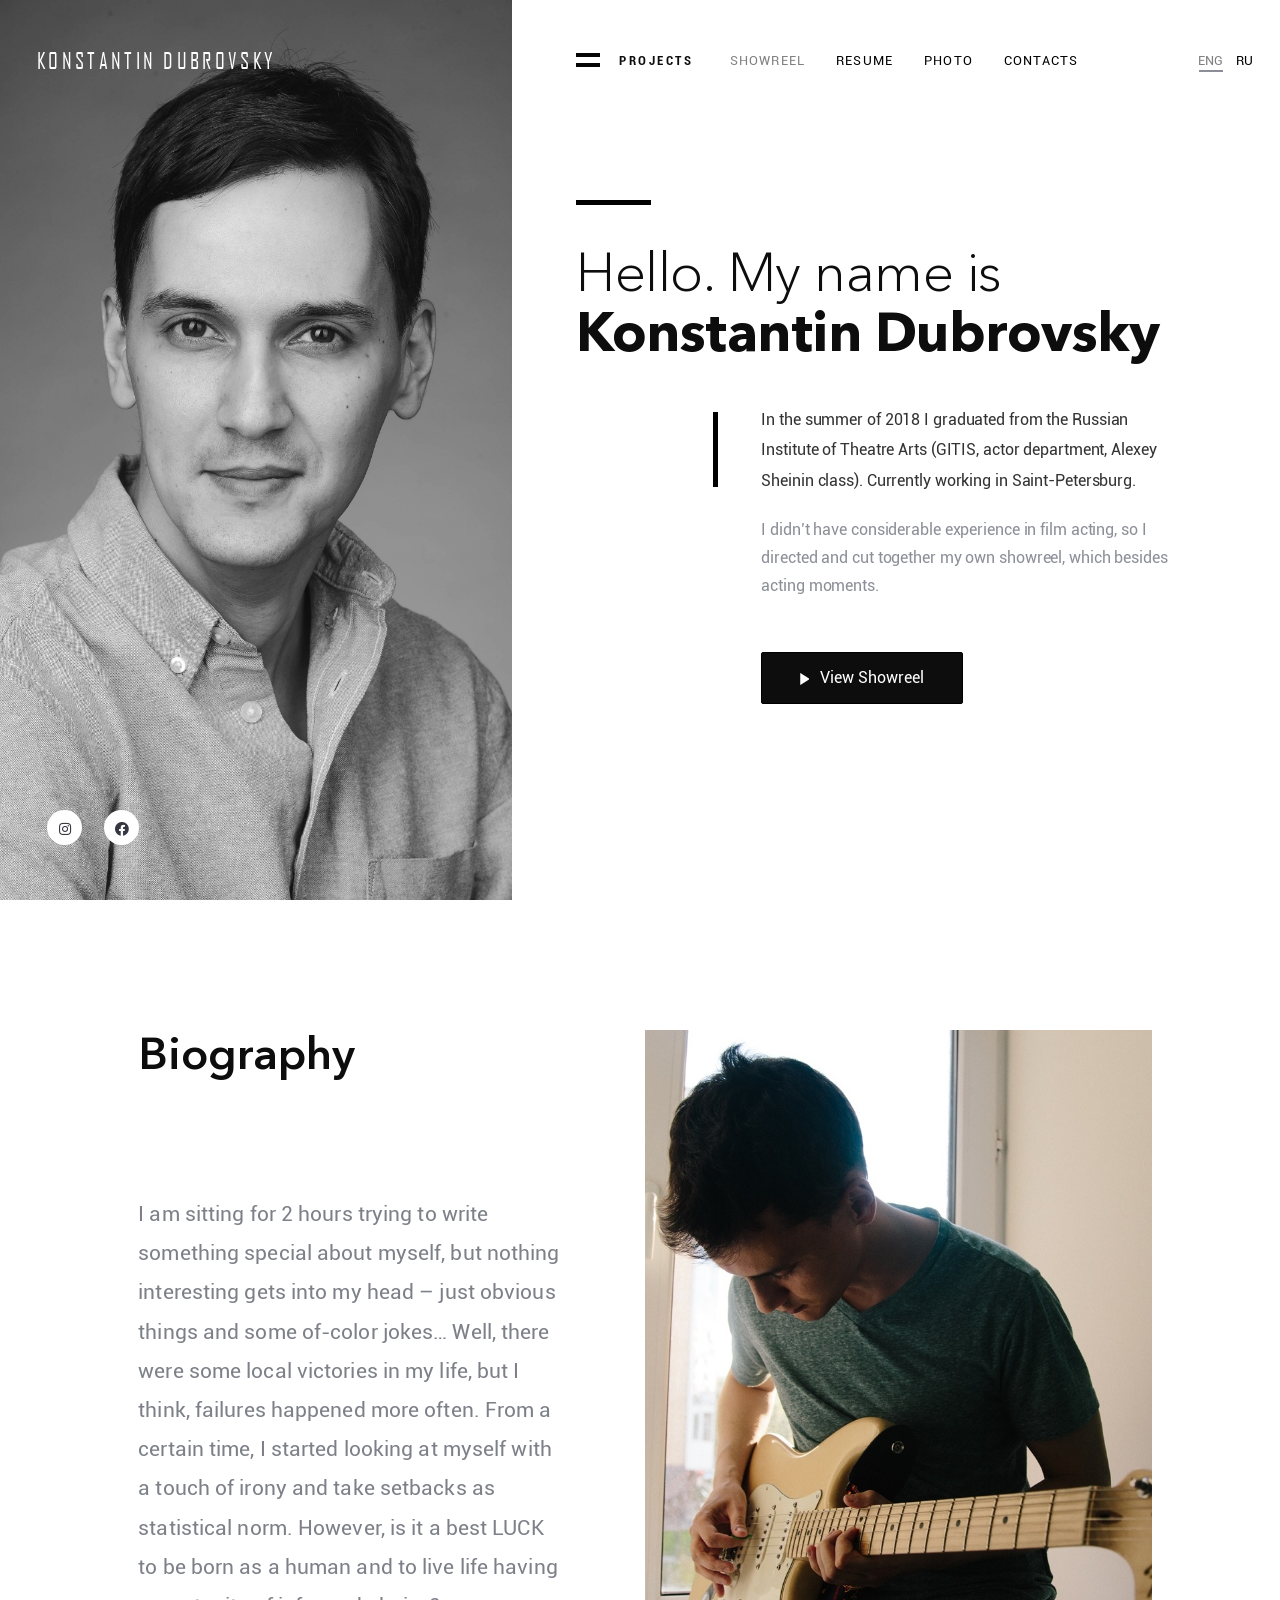
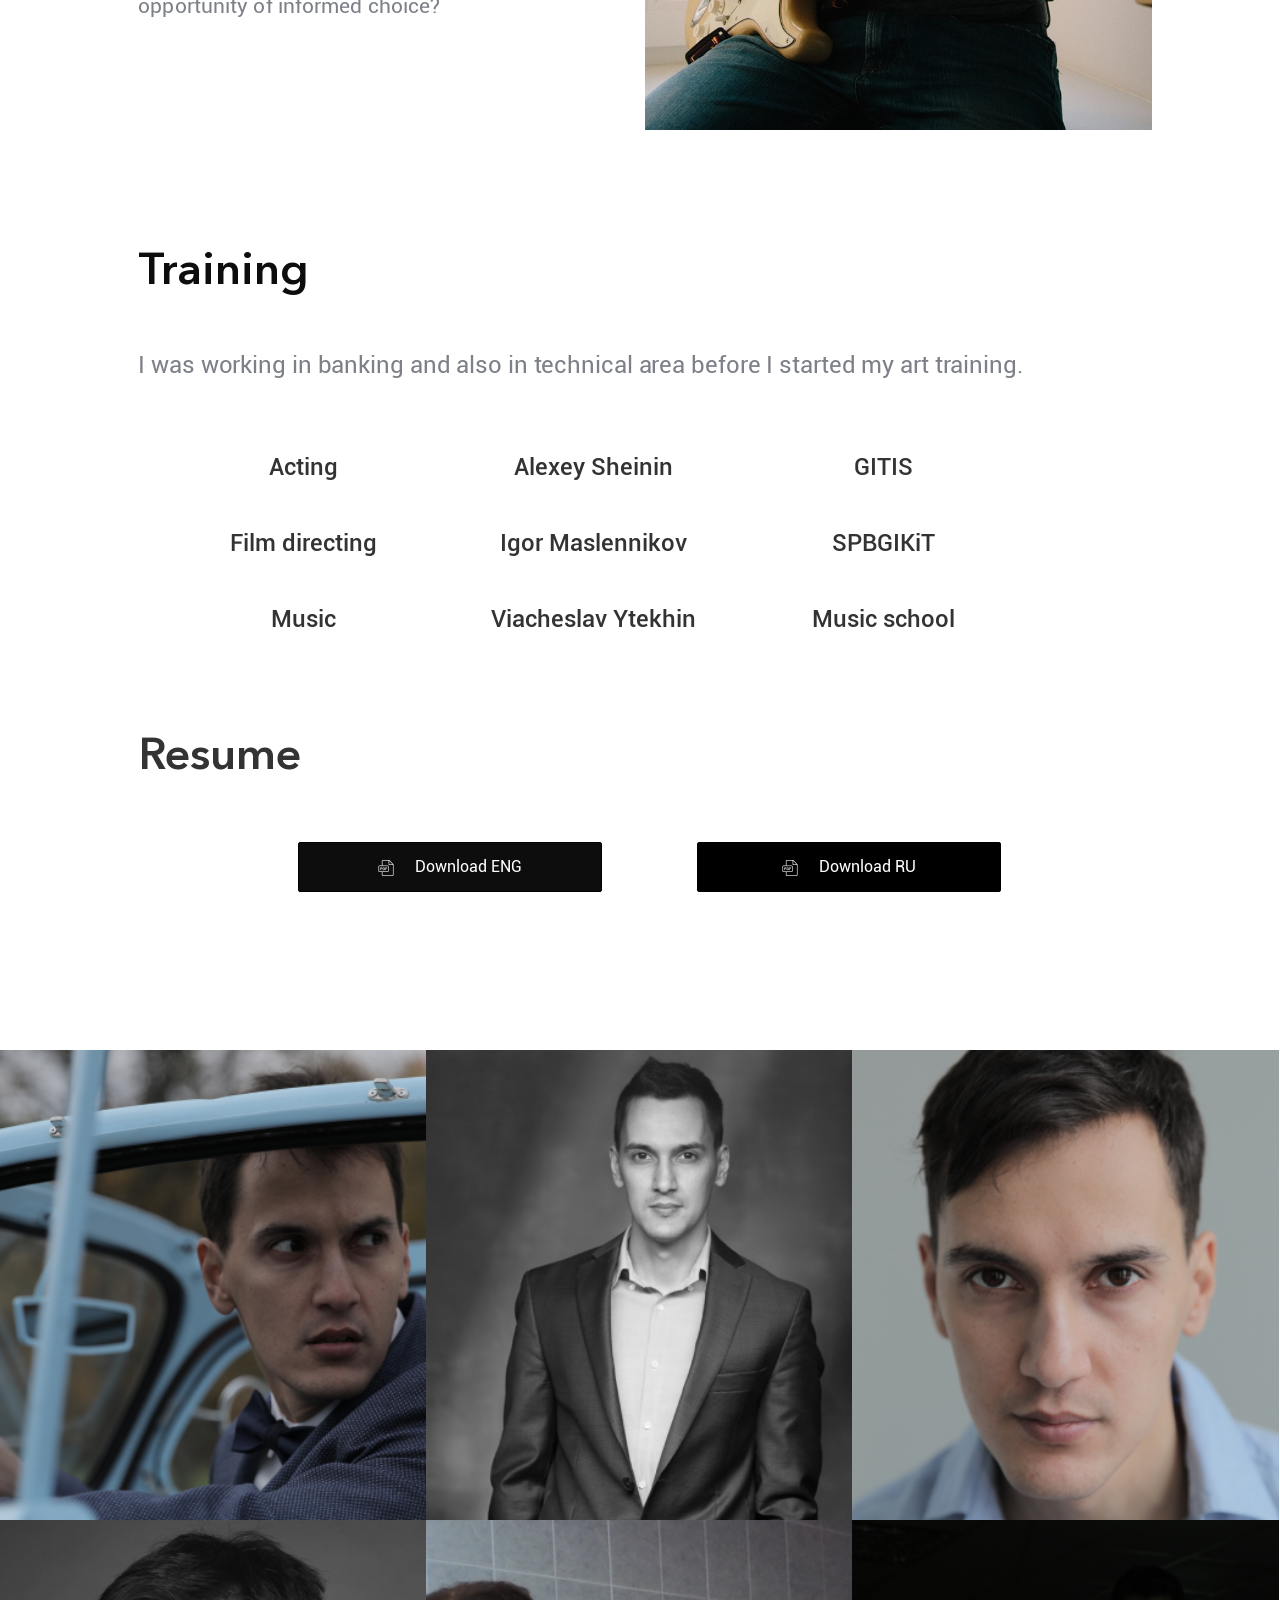
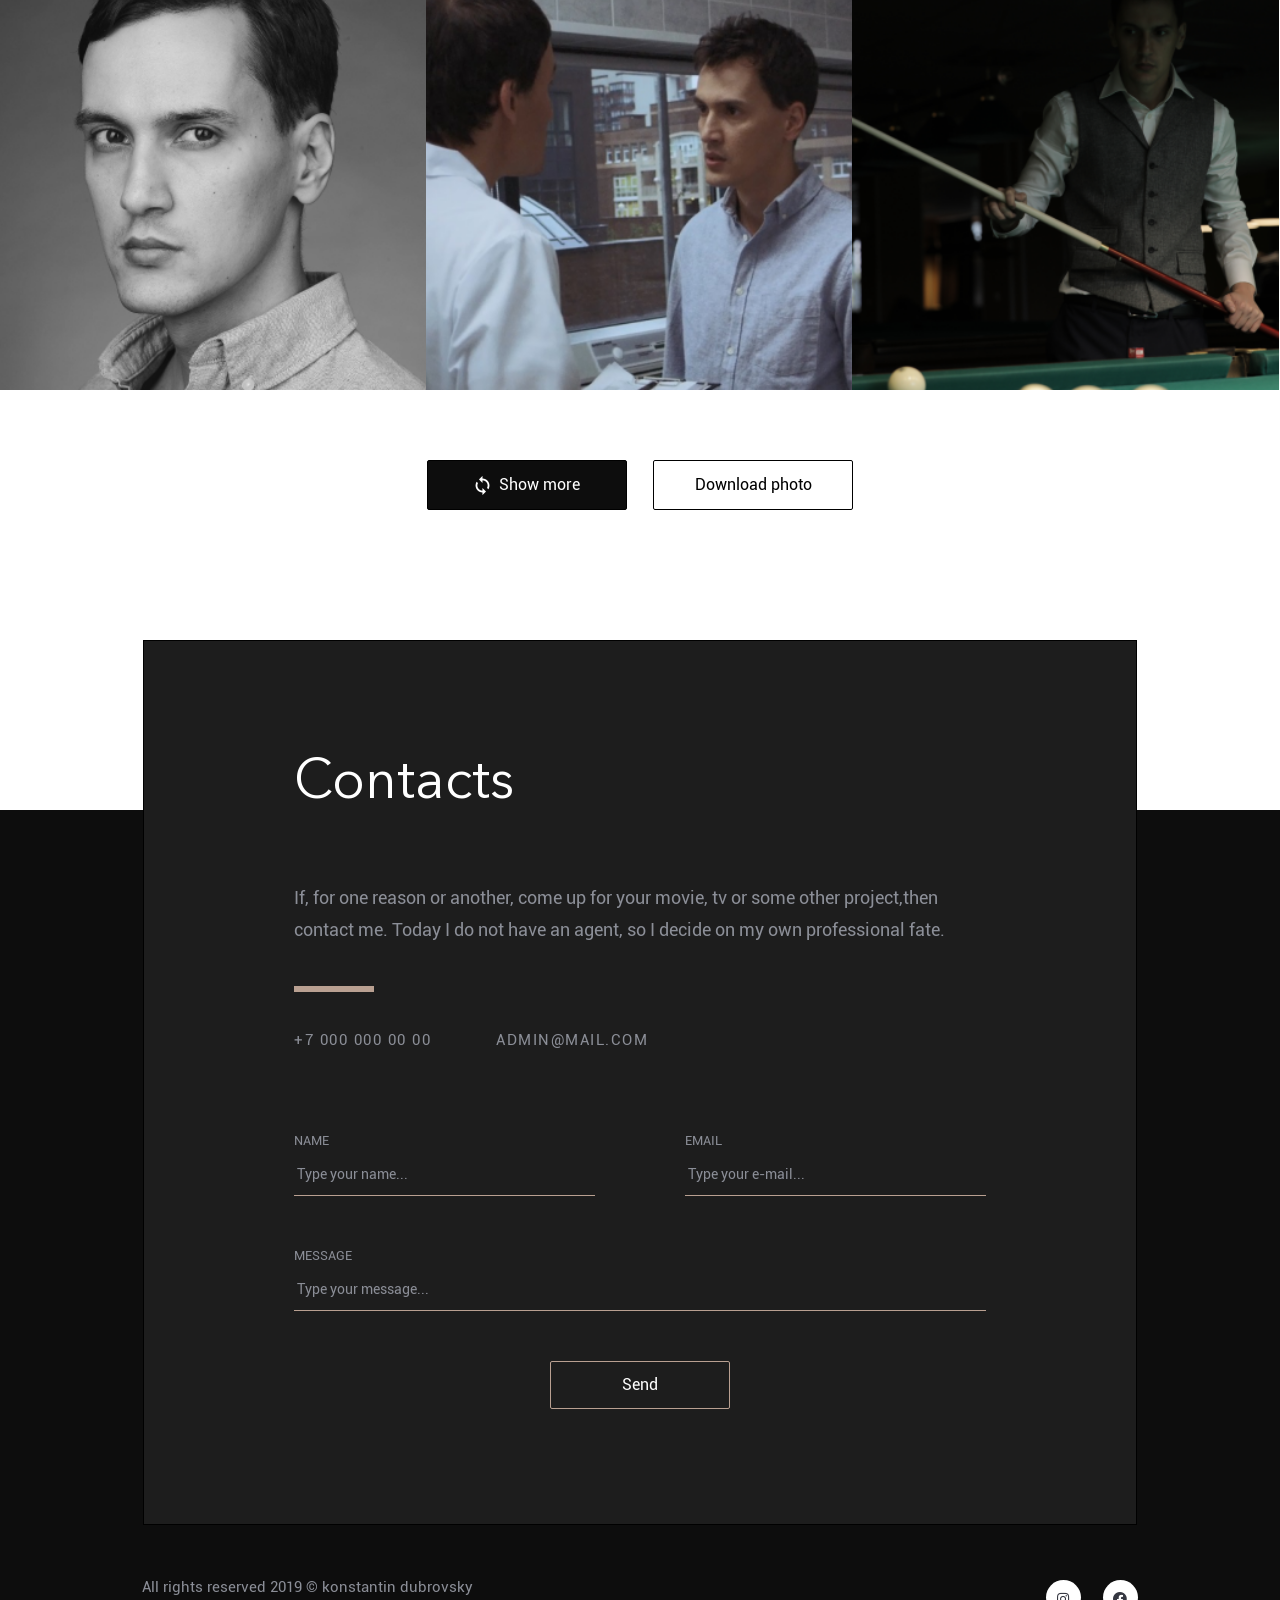
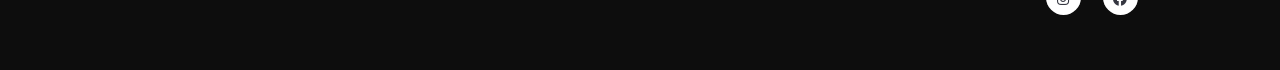
<file: index.html>
<!DOCTYPE html>
<html lang="ru">

<head>

	<meta charset="utf-8">

	<title>Actor</title>
	<meta name="description" content="">

	<meta http-equiv="X-UA-Compatible" content="IE=edge">
	<meta name="viewport" content="width=device-width, initial-scale=1, maximum-scale=1">

	<meta property="og:image" content="path/to/image.jpg">
	<link rel="shortcut icon" href="img/favicon/favicon.ico" type="image/x-icon">
	<link rel="apple-touch-icon" href="img/favicon/apple-touch-icon.png">
	<link rel="apple-touch-icon" sizes="72x72" href="img/favicon/apple-touch-icon-72x72.png">
	<link rel="apple-touch-icon" sizes="114x114" href="img/favicon/apple-touch-icon-114x114.png">
	<link rel="stylesheet" href="https://use.fontawesome.com/releases/v5.6.3/css/all.css" integrity="sha384-UHRtZLI+pbxtHCWp1t77Bi1L4ZtiqrqD80Kn4Z8NTSRyMA2Fd33n5dQ8lWUE00s/" crossorigin="anonymous">

	<!-- Chrome, Firefox OS and Opera -->
	<meta name="theme-color" content="#C5C5C5">
	<!-- Windows Phone -->
	<meta name="msapplication-navbutton-color" content="#fff">
	<!-- iOS Safari -->
	<meta name="apple-mobile-web-app-status-bar-style" content="#fff">

	<style>body { opacity: 0; overflow-x: hidden; } html { background-color: #fff ;}</style>

</head>

<body>
	<!-- Фон при открытии сайта -->
	<div class="preloader">
		<div class="pulse"></div>
	</div>
		
	<header class="site-header">

		<div class="photo-face" style="background-image: url(img/header-photo.png);">
			<span class="logo">Konstantin Dubrovsky</span>
		</div>

		<div class="projects">
			<a href="#"><img src="img/menu.png" alt="">
			<span>Projects</span>
			</a>
			
		</div>

			<ul class="anchors">
				<li><a href="#">showreel</a></li>
				<li><a href="#infoabout">resume</a></li>
				<li><a href="#photo-gallery">photo</a></li>
				<li><a href="#contacts">contacts</a></li>
			</ul>

			<ul class="language">
				<li><a href="index.html">ENG</a> <div class="lang-line"></div></li>
				<li><a href="indexru.html">RU</a> </li>
			</ul>

			<ul class="header-soc">
				<li><a href="https://www.instagram.com/vanderego/" target="_blank"><i class="fab fa-instagram"></i></a></li>
				<li><a href="https://www.facebook.com/vanderego" target="_blank"><i class="fab fa-facebook"></i></a></li>
			</ul>

			<div class="header-content">

			<div class="line-top"></div>
			<h1 class="h1">Hello. My name is<br><span>Konstantin Dubrovsky</span></h1>
			<div class="line-left"></div>

			<p class=content-p1>In the summer of 2018 I graduated from the Russian Institute of Theatre Arts (GITIS, actor department, Alexey Sheinin class). Currently working in Saint-Petersburg.</p>

			<p class=content-p2>I didn’t have considerable experience in film acting, so I directed and cut together my own showreel, which besides acting moments.  
</p>

			<a href="#" id="button-video" class="button"><img src="img/play-button.png" alt=""> View Showreel</a>
		</div>

		<div class="bottom-line-header" style="background-image: url(img/bg.png);">
			<a href="#infoabout" class="button-down"><i class="fas fa-chevron-down"></i></a>

		</div>

			<a href="#infoabout" class="button-down2"><i class="fas fa-chevron-down"></i></a>
		
		<div class="video-header">

			<iframe width="60%" height="60%" src="https://www.youtube.com/embed/82UfkA7edaY" frameborder="0" allow="accelerometer; autoplay; encrypted-media; gyroscope; picture-in-picture" allowfullscreen></iframe>

			<a href="#" class="close"><i class="fas fa-times-circle"></i></a>
		</div>

		<div class="projects-list">

			<div class="film-wrap">
				<div class="close-project">
				<a href="#"><img src="img/menu-x.png" alt="">
				<span>close</span>
				</a>
			</div>

			
				<div class="film film-1">
				<img src="img/poster.png" alt="" class="poster">
				<div class="about-film">
					<p class="button-film button-film-1">film</p>
					<p class="title-film title-film-1">Singularity</p>

					<p class="release-film release-film-1">Release date<br> 
						<span>2019</span>
					</p>

					<p class="role-film role-film-1">Role<br> 
						<span>The main role(vitality belugen)</span>
					</p>

					<p class="film_maker-film film_maker-1">Film maker<br> 
						<span>Mikahail Trufanov</span>
					</p>

					<p class="film-link film-link-1"><a href="#"><i class="fas fa-link"></i> Watch the trailer</a></p>


				</div>
			</div>

			<!-- more films -->

			<div class="film film-2">
				<img src="img/poster.png" alt="" class="poster">
				<div class="about-film">
					<p class="button-film button-film-2">film</p>
					<p class="title-film title-film-2">Singularity</p>

					<p class="release-film release-film-2">Release date<br> 
						<span>2019</span>
					</p>

					<p class="role-film role-film-2">Role<br> 
						<span>The main role(vitality belugen)</span>
					</p>

					<p class="film_maker-film release-film-2">Film maker<br> 
						<span>Mikahail Trufanov</span>
					</p>

					<p class="film-link film-link-2"><a href="#"><i class="fas fa-link"></i> Watch the trailer</a></p>


				</div>
			</div>

			<div class="film film-3">
				<img src="img/poster.png" alt="" class="poster">
				<div class="about-film">
					<p class="button-film button-film-3">film</p>
					<p class="title-film title-film-3">Singularity</p>

					<p class="release-film release-film-3">Release date<br> 
						<span>2019</span>
					</p>

					<p class="role-film role-film-3">Role<br> 
						<span>The main role(vitality belugen)</span>
					</p>

					<p class="film_maker-film release-film-3">Film maker<br> 
						<span>Mikahail Trufanov</span>
					</p>

					<p class="film-link film-link-3"><a href="#"><i class="fas fa-link"></i> Watch the trailer</a></p>


				</div>
			</div>

			<div class="film film-4">
				<img src="img/poster.png" alt="" class="poster">
				<div class="about-film">
					<p class="button-film button-film-4">film</p>
					<p class="title-film title-film-4">Singularity</p>

					<p class="release-film release-film-4">Release date<br> 
						<span>2019</span>
					</p>

					<p class="role-film role-film-4">Role<br> 
						<span>The main role(vitality belugen)</span>
					</p>

					<p class="film_maker-film release-film-4">Film maker<br> 
						<span>Mikahail Trufanov</span>
					</p>

					<p class="film-link film-link-4"><a href="#"><i class="fas fa-link"></i> Watch the trailer</a></p>


				</div>
			</div>

			<div class="film film-5">
				<img src="img/poster.png" alt="" class="poster">
				<div class="about-film">
					<p class="button-film button-film-5">film</p>
					<p class="title-film title-film-5">Singularity</p>

					<p class="release-film release-film-5">Release date<br> 
						<span>2019</span>
					</p>

					<p class="role-film role-film-5">Role<br> 
						<span>The main role(vitality belugen)</span>
					</p>

					<p class="film_maker-film release-film-5">Film maker<br> 
						<span>Mikahail Trufanov</span>
					</p>

					<p class="film-link film-link-5"><a href="#"><i class="fas fa-link"></i> Watch the trailer</a></p>


				</div>
			</div>

			</div>

			<!-- more films end -->

			<!-- <div class="film film-2">
				<img src="img/poster.png" alt="" class="poster">
				<div class="about-film">
					<a href="#" class="button button-film button-film-2">film</a>
					<p class="title-film title-film-2">Singularity</p>

					<p class="release-film release-film-2">Release date<br> 
						<span>2019</span>
					</p>

					<p class="role-film role-film-2">Role<br> 
						<span>The main role(vitality belugen)</span>
					</p>

					<p class="film_maker-film release-film-2">Film maker<br> 
						<span>Mikahail Trufanov</span>
					</p>


				</div>
			</div> -->



		</div>
		
	</header>

	<section class="mob-photo" style="background-image: url(img/tablet-header-photo.png);"></section>
	<section class="mob2-photo" style="background-image: url(img/mob-header-photo.png);"></section>

	<section class="infoabout" id="infoabout">
		<div class="wrapper-biography">
			
			<div class="biography">
				<p class="biography-headline">Biography</p>
				<p class="biography-text">I am sitting for 2 hours trying to write something special about myself, but nothing interesting gets into my head – just obvious things and some of-color jokes…
				Well, there were some local victories in my life, but I think, failures happened more often. 
				From a certain time, I started looking at myself with a touch of irony and take setbacks as statistical norm. However, is it a best LUCK to be born as a human and to live life having opportunity of informed choice?
				</p>

			</div>

			<div class="education">
				<p class="education-headline">Training</p>
				<p class="education-text">I was working in banking and also in technical area before I started my art training.</p>
				<table>
					<tr>
						<td>Acting</td>
						<td>Alexey Sheinin</td>
						<td>GITIS</td>
					</tr>
					<tr>
						<td>Film directing</td>
						<td>Igor Maslennikov</td>
						<td>SPBGIKiT</td>
					</tr>
					<tr>
						<td>Music</td>
						<td>Viacheslav Ytekhin</td>
						<td>Music school</td>
					</tr>
				</table>
				
				<p class="headline2">Resume</p>

				<a href="dic.pdf" class="button button-b" download><img src="img/pdf.png" alt="">Download ENG</a>
				<a href="dic.pdf" class="button button-w" download><img src="img/pdf.png" alt="">Download RU</a>

			</div>

			<div class="infoabout_photo" style="background-image: url(img/bio-photo.png);"></div>
				
			<div class="education-2">
				<p class="education-2-headline">Training</p>
				<p class="education-2-text">I was working in banking and also in technical area before I started my art training.</p>

				<div class="education-boxs">
					<div class="education1">
						<p>Acting</p>
						<p> Film directing</p>
						<p>Music</p>
					</div>
					<div class="education2">
						<p>Alexey Sheinin</p>
						<p>Igor Maslennikov</p>
						<p>Viacheslav Ytekhin</p>
					</div>
					<div class="education3">
						<p>GITIS</p>
						<p>SPBGIKiT</p>
						<p>Music school</p>
					</div>
				</div>
				
				<p class="headline2">Resume</p>
				<div class="button-box">
				<a href="dic.pdf" class="button button-b" download><img src="img/pdf.png" alt="">Download ENG</a>
				<a href="dic.pdf" class="button button-w" download><img src="img/pdf.png" alt="">Download RU</a>
				</div>
			</div>

		</div>
	</section>

	<section class="photo-gallery" id="photo-gallery">
		<div class="photo " style="background-image: url(img/row-up-1.png);"><img class="slider-open" src="img/lupa.png" alt=""><div class="shadow"></div></div>
		<div class="photo" style="background-image: url(img/row-up-2.png);"><img class="slider-open" src="img/lupa.png" alt=""><div class="shadow"></div></div>
		<div class="photo" style="background-image: url(img/row-up-3.png);"><img class="slider-open" src="img/lupa.png" alt=""><div class="shadow"></div></div>
		<div class="photo" style="background-image: url(img/row-up-4.png);"><a href="#photo-gallery"><img class="slider-open" src="img/lupa.png" alt=""></a><div class="shadow"></div></div>
		<div class="photo" style="background-image: url(img/row-up-5.png);"><img class="slider-open" src="img/lupa.png" alt=""><div class="shadow"></div></div>
		<div class="photo" style="background-image: url(img/row-down-1.png);"><img class="slider-open" src="img/lupa.png" alt=""><div class="shadow"></div></div>
		<div class="photo photo-none" style="background-image: url(img/row-down-2.png);"><img class="slider-open" src="img/lupa.png" alt=""><div class="shadow"></div></div>
		<div class="photo photo-none" style="background-image: url(img/row-down-3.png);"><img class="slider-open" src="img/lupa.png" alt=""><div class="shadow"></div></div>
		<div class="photo photo-none" style="background-image: url(img/row-down-4.png);"><img class="slider-open" src="img/lupa.png" alt=""><div class="shadow"></div></div>
		<div class="photo photo-none" style="background-image: url(img/row-down-5.png);"><img class="slider-open" src="img/lupa.png" alt=""><div class="shadow"></div></div>
		<div class="photo photo-none photo-none-30" style="background-image: url(img/row-down-6.png);"><img class="slider-open" src="img/lupa.png" alt=""><div class="shadow"></div></div>
		<div class="photo photo-none photo-none-30" style="background-image: url(img/row-down-7.png);"><img class="slider-open" src="img/lupa.png" alt=""><div class="shadow"></div></div>
		<div class="photo photo-none  photo-none-30" style="background-image: url(img/row-down-8.png);"><img class="slider-open" src="img/lupa.png" alt=""><div class="shadow"></div></div>
		<div class="photo photo-none  photo-none-30" style="background-image: url(img/row-down-9.png);"><img class="slider-open" src="img/lupa.png" alt=""><div class="shadow"></div></div>
		<div class="photo photo-none photo-none-30" style="background-image: url(img/row-down-10.png);"><img class="slider-open" src="img/lupa.png" alt=""><div class="shadow"></div></div>
		<!-- <div class="photo photo-none photo-none-30" style="background-image: url(img/row-down-5.png);"><img class="slider-open" src="img/lupa.png" alt=""><div class="shadow"></div></div>
		<div class="photo photo-none photo-none-30" style="background-image: url(img/row-down-5.png);"><img class="slider-open" src="img/lupa.png" alt=""><div class="shadow"></div></div>
		<div class="photo photo-none photo-none-30" style="background-image: url(img/row-down-5.png);"><img class="slider-open" src="img/lupa.png" alt=""><div class="shadow"></div></div>
		<div class="photo photo-none photo-none-30" style="background-image: url(img/row-down-5.png);"><img class="slider-open" src="img/lupa.png" alt=""><div class="shadow"></div></div>
		<div class="photo photo-none photo-none-30" style="background-image: url(img/row-down-5.png);"><img class="slider-open" src="img/lupa.png" alt=""><div class="shadow"></div></div>
		<div class="photo photo-none photo-none-30" style="background-image: url(img/row-down-5.png);"><img class="slider-open" src="img/lupa.png" alt=""><div class="shadow"></div></div>
		<div class="photo photo-none photo-none-30" style="background-image: url(img/row-down-5.png);"><img class="slider-open" src="img/lupa.png" alt=""><div class="shadow"></div></div>
		<div class="photo photo-none photo-none-30" style="background-image: url(img/row-down-5.png);"><img class="slider-open" src="img/lupa.png" alt=""><div class="shadow"></div></div>
		<div class="photo photo-none photo-none-30" style="background-image: url(img/row-down-5.png);"><img class="slider-open" src="img/lupa.png" alt=""><div class="shadow"></div></div>
		<div class="photo photo-none photo-none-30" style="background-image: url(img/row-down-5.png);"><img class="slider-open" src="img/lupa.png" alt=""><div class="shadow"></div></div>
		<div class="photo photo-none photo-none-30" style="background-image: url(img/row-down-5.png);"><img class="slider-open" src="img/lupa.png" alt=""><div class="shadow"></div></div>
		<div class="photo photo-none photo-none-30" style="background-image: url(img/row-down-5.png);"><img class="slider-open" src="img/lupa.png" alt=""><div class="shadow"></div></div>
		<div class="photo photo-none photo-none-30" style="background-image: url(img/row-down-5.png);"><img class="slider-open" src="img/lupa.png" alt=""><div class="shadow"></div></div>
		<div class="photo photo-none photo-none-30" style="background-image: url(img/row-down-5.png);"><img class="slider-open" src="img/lupa.png" alt=""><div class="shadow"></div></div>
		<div class="photo photo-none photo-none-30" style="background-image: url(img/row-down-5.png);"><img class="slider-open" src="img/lupa.png" alt=""><div class="shadow"></div></div>
		<div class="photo photo-none photo-none-30" style="background-image: url(img/row-down-5.png);"><img class="slider-open" src="img/lupa.png" alt=""><div class="shadow"></div></div>
		<div class="photo photo-none photo-none-30" style="background-image: url(img/row-down-5.png);"><img class="slider-open" src="img/lupa.png" alt=""><div class="shadow"></div></div>
		<div class="photo photo-none photo-none-30" style="background-image: url(img/row-down-5.png);"><img class="slider-open" src="img/lupa.png" alt=""><div class="shadow"></div></div> -->


	
		<div class="big-container">
			<div class="container">
					<div class="slider">
						<div class="slider-photo"><img src="img/row-up-1.png" alt=""></div>
						<div class="slider-photo"><img src="img/row-up-2.png" alt=""></div>
						<div class="slider-photo"><img src="img/row-up-3.png" alt=""></div>
						<div class="slider-photo"><img src="img/row-up-4.png" alt=""></div>
						<div class="slider-photo"><img src="img/row-up-5.png" alt=""></div>
						<div class="slider-photo"><img src="img/row-down-1.png" alt=""></div>
						<div class="slider-photo"><img src="img/row-down-2.png" alt=""></div>
						<div class="slider-photo"><img src="img/row-down-3.png" alt=""></div>
						<div class="slider-photo"><img src="img/row-down-4.png" alt=""></div>
						<div class="slider-photo"><img src="img/row-down-5.png" alt=""></div>
						<div class="slider-photo"><img src="img/row-down-6.png" alt=""></div>
						<div class="slider-photo"><img src="img/row-down-7.png" alt=""></div>
						<div class="slider-photo"><img src="img/row-down-8.png" alt=""></div>
						<div class="slider-photo"><img src="img/row-down-9.png" alt=""></div>
						<div class="slider-photo"><img src="img/row-down-10.png" alt=""></div>
					</div>
				<a class="close-slider"><i class="fas fa-times-circle"></i></a>
			</div>

		</div>

		<div class="big-container2">
			<div class="container2">
					<div class="slider2">
						<div class="slider-photo2"><img src="img/row-up-1.png" alt=""></div>
						<div class="slider-photo2"><img src="img/row-up-2.png" alt=""></div>
						<div class="slider-photo2"><img src="img/row-up-3.png" alt=""></div>
						<div class="slider-photo2"><img src="img/row-up-4.png" alt=""></div>
						<div class="slider-photo2"><img src="img/row-up-5.png" alt=""></div>
						<div class="slider-photo2"><img src="img/row-down-1.png" alt=""></div>
						<div class="slider-photo2"><img src="img/row-down-2.png" alt=""></div>
						<div class="slider-photo2"><img src="img/row-down-3.png" alt=""></div>
						<div class="slider-photo2"><img src="img/row-down-4.png" alt=""></div>
						<div class="slider-photo2"><img src="img/row-down-5.png" alt=""></div>
						<div class="slider-photo2"><img src="img/row-down-6.png" alt=""></div>
						<div class="slider-photo2"><img src="img/row-down-7.png" alt=""></div>
						<div class="slider-photo2"><img src="img/row-down-8.png" alt=""></div>
						<div class="slider-photo2"><img src="img/row-down-9.png" alt=""></div>
						<div class="slider-photo2"><img src="img/row-down-10.png" alt=""></div>
					</div>
			</div>

		</div>
		
	</section>

	<div class="buttons-photo">
	<a href="#photo-gallery" class="button button-f button-f-s button-n" id="loadMore"><img src="img/refresh.png" alt="">Show more</a>
	<a href="#photo-gallery" class="button button-f-s  button-roll button-roll-iblock"><img src="img/refresh.png" alt="">Roll up</a>
	<a href="photos.rar" class="button button-f button-f-d" download>Download photo</a>
	</div>

	<section class="contacts" id="contacts">
		<div class="wrapper-contacts">
			<p class="contacts-headline">Contacts</p>
			<p class="contacts-headline-under">If, for one reason or another, come up for your movie, tv or some other project,then contact me. Today I do not have an agent, so I decide on my own professional fate.</p>
			<div class="contacts-line"></div>
			<p class="contacts-phone_number">+7 000 000 00 00<span>admin@mail.com</span></p>

			<form>

				<!-- Hidden Required Fields -->
				<input type="hidden" name="project_name" value="Konstantin_Dubrovsky">
				<input type="hidden" name="admin_email" value="vanderego@gmail.com">
				<input type="hidden" name="form_subject" value="Сайт портфолио Константина Дубровского">
				<!-- END Hidden Required Fields -->

				<span class="box-contacts-name"><input class="contacts-name" type="text" name="Name" placeholder="Type your name..." required autocomplete="off"></span>
				<span class="box-contacts-email"><input class="contacts-email" type="text" name="E-mail" placeholder="Type your e-mail..." required autocomplete="off"></span>
				<span class="box-contacts-message"><input class="contacts-message" type="text" name="Message" placeholder="Type your message..." required autocomplete="off"></span>

				<button class="button form-button">Send</button>

			</form>

		</div>
		
	</section>

	<footer class="site-footer">
		<span class="logo">Konstantin Dubrovsky</span>

		<ul class="footer-soc">
				<li><a href="https://www.instagram.com/vanderego/" target="_blank"><i class="fab fa-instagram"></i></a></li>
				<li><a href="https://www.facebook.com/vanderego" target="_blank"><i class="fab fa-facebook"></i></a></li>
		</ul>

		<p class="footer-text">All rights reserved 2019 © konstantin dubrovsky</p>

	</footer>




<link rel="stylesheet" href="css/main.min.css">

<link rel="stylesheet" href="libs/slick/slick-theme.css">
<link rel="stylesheet" href="libs/slick/slick.css">

<script src="js/scripts.min.js"></script>



</body>
</html>
</file>
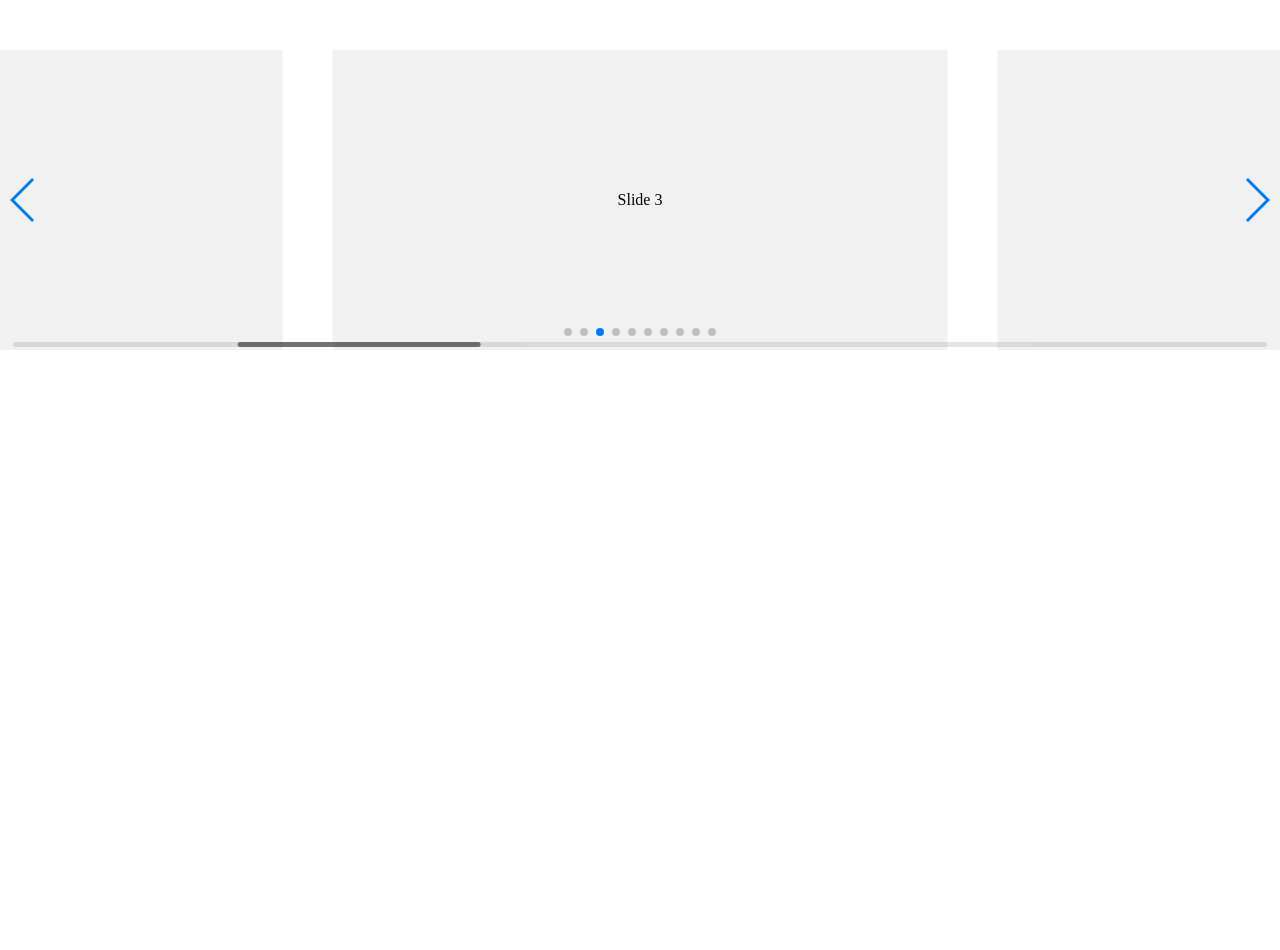
<file: libs/swiper-master/playground/index.html>
<!doctype html>
<html lang="en">
<head>
    <meta charset="UTF-8">
    <title>Swiper Playground</title>
    <link rel="stylesheet" href="../dist/css/swiper.min.css">
    <meta name="viewport" content="width=device-width">
</head>
<body>
    <div class="swiper-container">
        <div class="swiper-scrollbar"></div>
        <div class="swiper-button-prev"></div>
        <div class="swiper-button-next"></div>
        <div class="swiper-wrapper">
            <div class="swiper-slide">Slide 1</div>
            <div class="swiper-slide">Slide 2</div>
            <div class="swiper-slide">Slide 3</div>
            <div class="swiper-slide">Slide 4</div>
            <div class="swiper-slide">Slide 5</div>
            <div class="swiper-slide">Slide 6</div>
            <div class="swiper-slide">Slide 7</div>
            <div class="swiper-slide">Slide 8</div>
            <div class="swiper-slide">Slide 9</div>
            <div class="swiper-slide">Slide 10</div>
        </div>
        <div class="swiper-pagination"></div>
    </div>
    <style>
    body, html {
        padding: 0;
        margin: 0;
        position: relative;
        height: 100%;
    }
    .swiper-container {
        width: 100%;
        height: 300px;
        margin: 50px auto;
    }
    .swiper-slide {
        background: #f1f1f1;
        color:#000;
        text-align: center;
        line-height: 300px;
    }
    </style>
    <script src="../dist/js/swiper.min.js"></script>
    <script>
        var swiper = new Swiper({
            el: '.swiper-container',
            initialSlide: 2,
            spaceBetween: 50,
            slidesPerView: 2,
            centeredSlides: true,
            slideToClickedSlide: true,
            grabCursor: true,
            scrollbar: {
              el: '.swiper-scrollbar',
            },
            mousewheel: {
              enabled: true,
            },
            keyboard: {
              enabled: true,
            },
            pagination: {
              el: '.swiper-pagination',
            },
            navigation: {
              nextEl: '.swiper-button-next',
              prevEl: '.swiper-button-prev',
            },
        });
    </script>
</body>
</html>
</file>
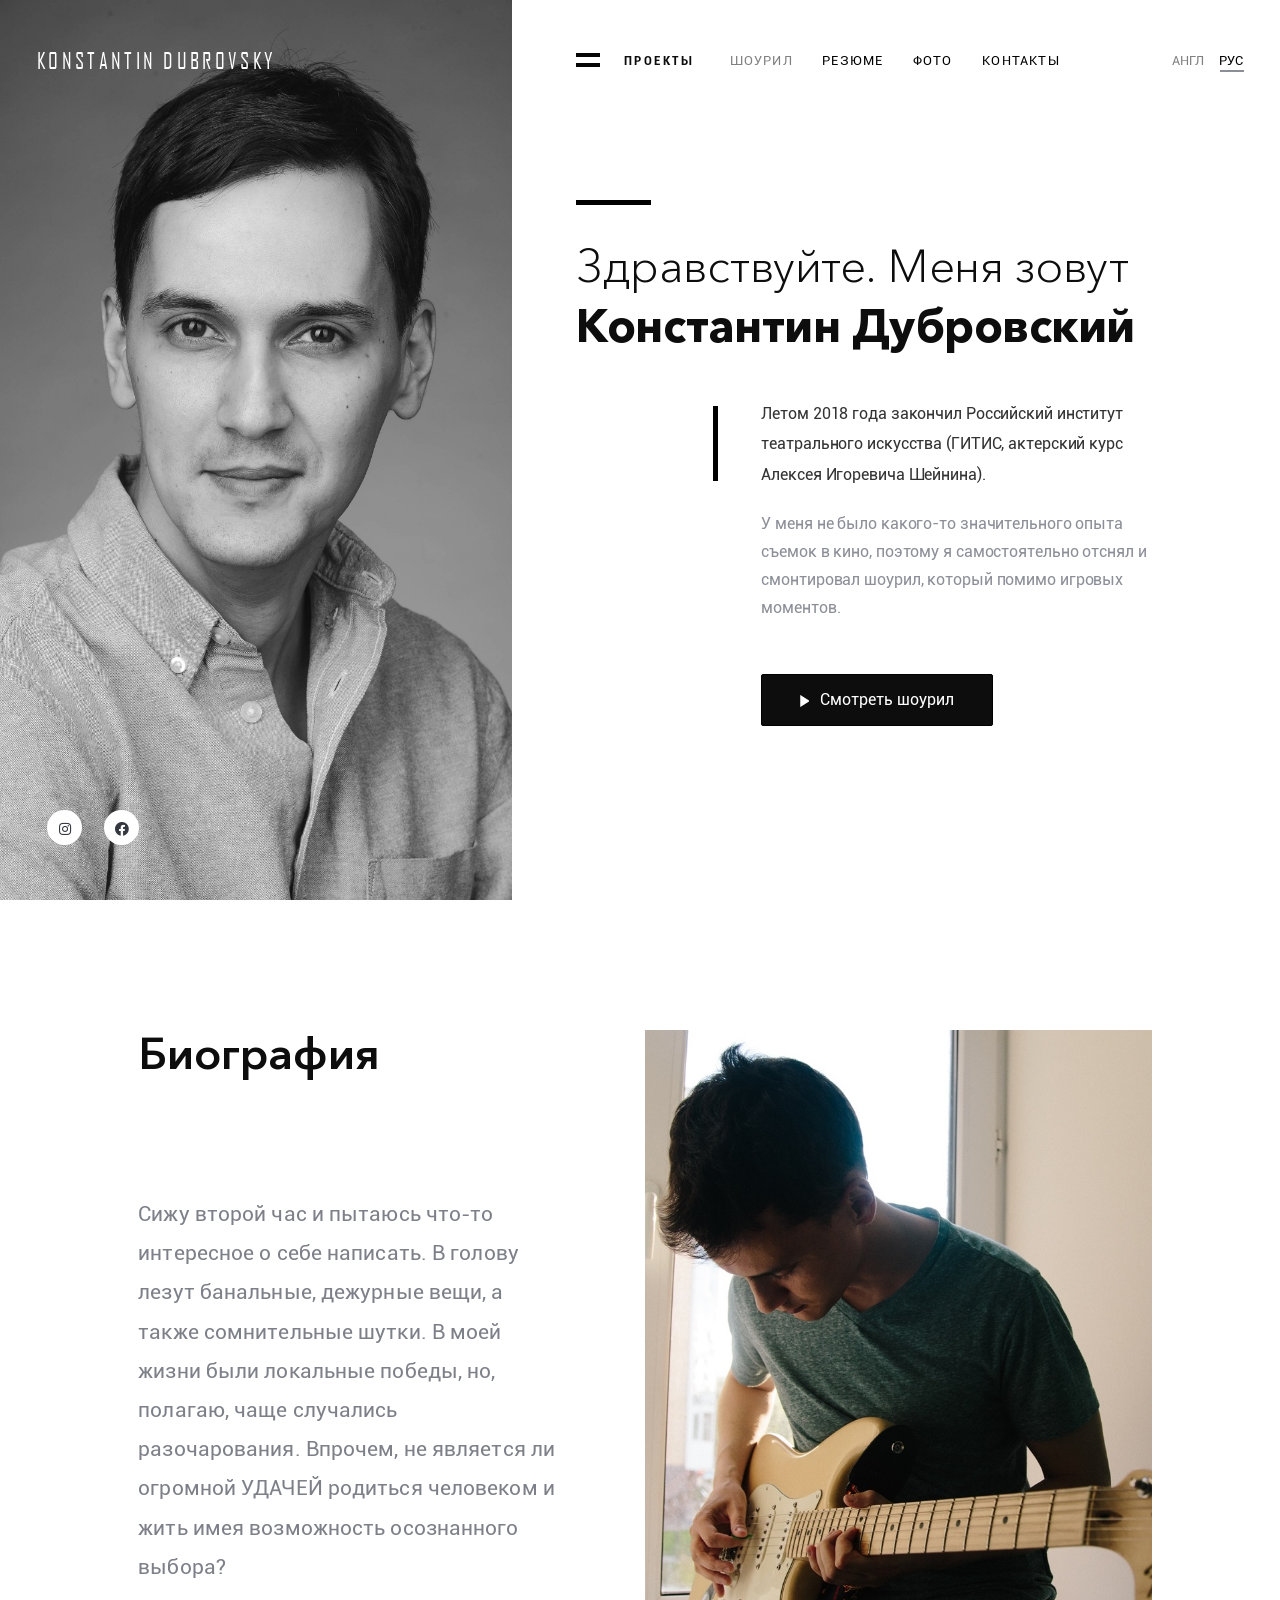
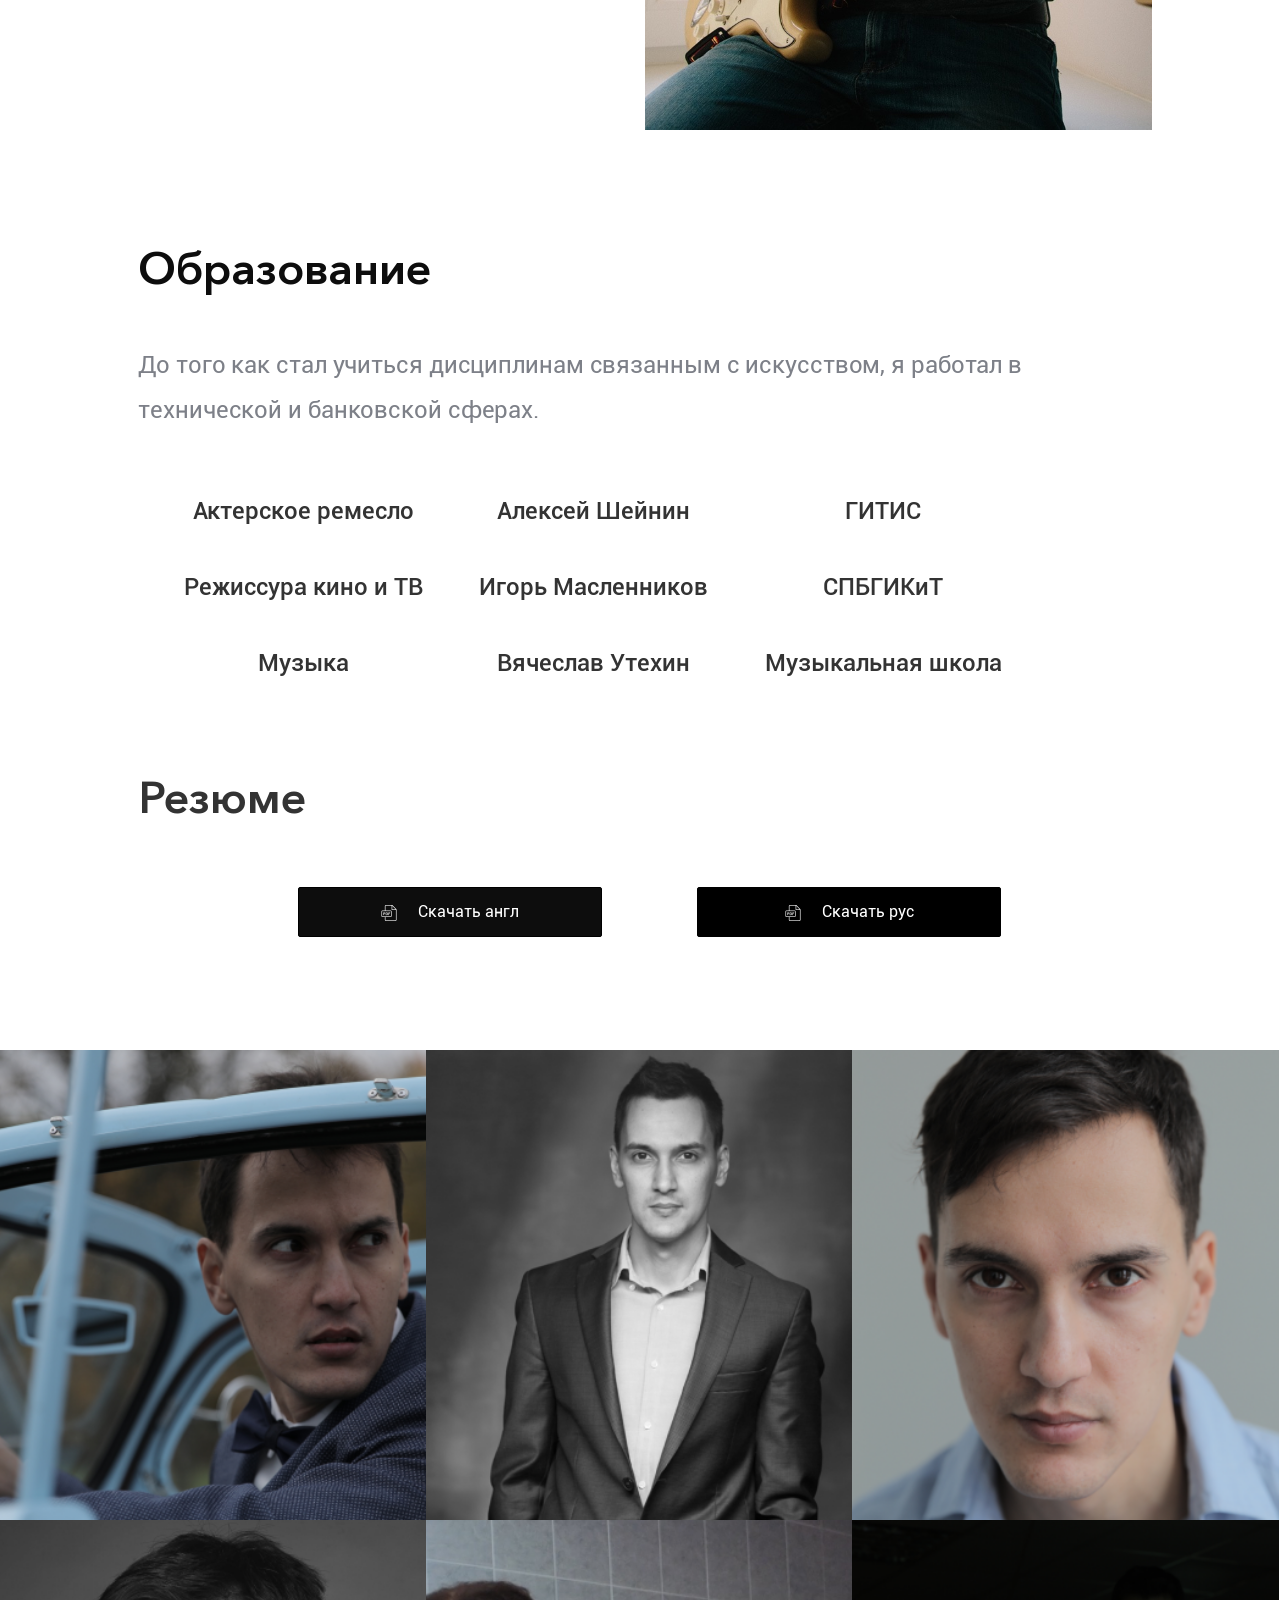
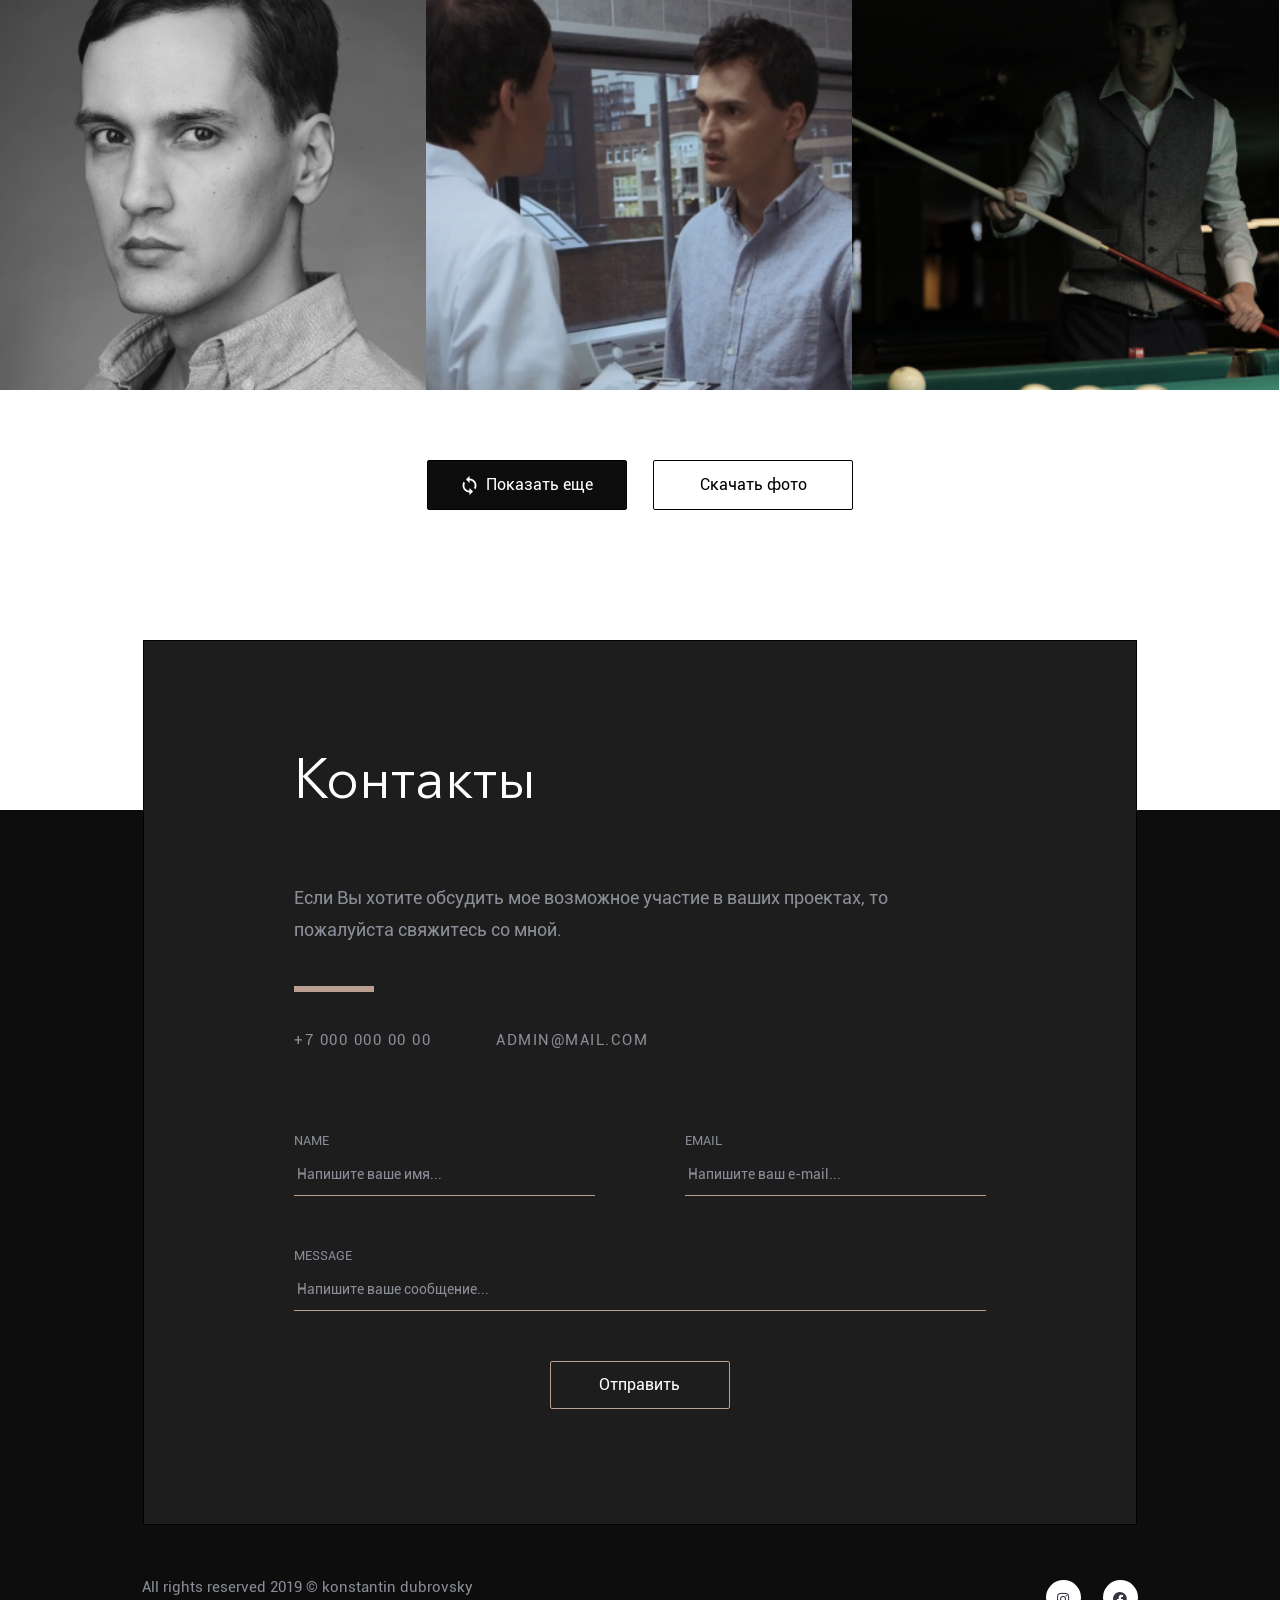
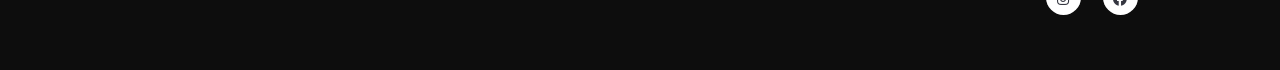
<file: indexru.html>
<!DOCTYPE html>
<html lang="ru">

<head>

	<meta charset="utf-8">

	<title>Actor</title>
	<meta name="description" content="">

	<meta http-equiv="X-UA-Compatible" content="IE=edge">
	<meta name="viewport" content="width=device-width, initial-scale=1, maximum-scale=1">

	<meta property="og:image" content="path/to/image.jpg">
	<link rel="shortcut icon" href="img/favicon/favicon.ico" type="image/x-icon">
	<link rel="apple-touch-icon" href="img/favicon/apple-touch-icon.png">
	<link rel="apple-touch-icon" sizes="72x72" href="img/favicon/apple-touch-icon-72x72.png">
	<link rel="apple-touch-icon" sizes="114x114" href="img/favicon/apple-touch-icon-114x114.png">
	<link rel="stylesheet" href="https://use.fontawesome.com/releases/v5.6.3/css/all.css" integrity="sha384-UHRtZLI+pbxtHCWp1t77Bi1L4ZtiqrqD80Kn4Z8NTSRyMA2Fd33n5dQ8lWUE00s/" crossorigin="anonymous">

	<!-- Chrome, Firefox OS and Opera -->
	<meta name="theme-color" content="#C5C5C5">
	<!-- Windows Phone -->
	<meta name="msapplication-navbutton-color" content="#fff">
	<!-- iOS Safari -->
	<meta name="apple-mobile-web-app-status-bar-style" content="#fff">

	<style>body { opacity: 0; overflow-x: hidden; } html { background-color: #fff ;}</style>

</head>

<body>
	<!-- Фон при открытии сайта -->
	<div class="preloader">
		<div class="pulse"></div>
	</div>
		
	<header class="site-header">

		<div class="photo-face" style="background-image: url(img/header-photo.png);">
			<span class="logo">Konstantin Dubrovsky</span>
		</div>

		<div class="projects">
			<a href="#"><img src="img/menu.png" alt="">
			<span>ПРОЕКТЫ</span>
			</a>
			
		</div>

			<ul class="anchors">
				<li><a href="#">ШОУРИЛ</a></li>
				<li><a href="#infoabout">РЕЗЮМЕ</a></li>
				<li><a href="#photo-gallery">ФОТО </a></li>
				<li><a href="#contacts">КОНТАКТЫ</a></li>
			</ul>

			<ul class="language">
				<li><a href="index.html">АНГЛ</a></li>
				<li><a href="indexru.html">РУС</a> <div class="lang-line"></div></li>
			</ul>

			<ul class="header-soc">
				<li><a href="https://www.instagram.com/vanderego/" target="_blank"><i class="fab fa-instagram"></i></a></li>
				<li><a href="https://www.facebook.com/vanderego" target="_blank"><i class="fab fa-facebook"></i></a></li>
			</ul>

			<div class="header-content">

			<div class="line-top"></div>
			<h1 class="h1ru">Здравствуйте.  Меня зовут <br><span>Константин Дубровский</span></h1>
			<div class="line-left"></div>

			<p class=content-p1>Летом 2018 года закончил Российский институт театрального искусства (ГИТИС, актерский курс Алексея Игоревича Шейнина).  </p>

			<p class=content-p2>У меня не было какого-то значительного опыта съемок в кино, поэтому я самостоятельно отснял и смонтировал шоурил, который помимо игровых моментов. 
</p>

			<a href="#" id="button-video" class="button"><img src="img/play-button.png" alt=""> Смотреть шоурил</a>
		</div>

		<div class="bottom-line-header" style="background-image: url(img/bg.png);">
			<a href="#infoabout" class="button-down"><i class="fas fa-chevron-down"></i></a>

		</div>

			<a href="#infoabout" class="button-down2"><i class="fas fa-chevron-down"></i></a>
		
		<div class="video-header">

			<iframe width="60%" height="60%" src="https://www.youtube.com/embed/82UfkA7edaY" frameborder="0" allow="accelerometer; autoplay; encrypted-media; gyroscope; picture-in-picture" allowfullscreen></iframe>

			<a href="#" class="close"><i class="fas fa-times-circle"></i></a>
		</div>

		<div class="projects-list">

			<div class="film-wrap">
				<div class="close-project">
				<a href="#"><img src="img/menu-x.png" alt="">
				<span>закрыть</span>
				</a>
			</div>

			
				<div class="film film-1">
				<img src="img/poster.png" alt="" class="poster">
				<div class="about-film">
					<a href="#" class="button button-film button-film-1">Фильм</a>
					<p class="title-film title-film-1">Шпион</p>

					<p class="release-film release-film-1">Дата релиза<br> 
						<span>2019</span>
					</p>

					<p class="role-film role-film-1">Роль<br> 
						<span>Главная роль(vitality belugen)</span>
					</p>

					<p class="film_maker-film release-film-1">Режиссер<br> 
						<span>Михаил Труфанов</span>
					</p>

					<p class="film-link film-link-1"><a href="#"><i class="fas fa-link"></i>Смотреть трейлер</a></p>


				</div>
			</div>

			<!-- more films -->

			<div class="film film-2">
				<img src="img/poster.png" alt="" class="poster">
				<div class="about-film">
					<a href="#" class="button button-film button-film-2">Фильм</a>
					<p class="title-film title-film-2">Шпион</p>

					<p class="release-film release-film-2">Дата релиза<br> 
						<span>2019</span>
					</p>

					<p class="role-film role-film-2">Роль<br> 
						<span>Главная роль(vitality belugen)</span>
					</p>

					<p class="film_maker-film release-film-2">Режиссер<br> 
						<span>Михаил Труфанов</span>
					</p>

					<p class="film-link film-link-2"><a href="#"><i class="fas fa-link"></i>Смотреть трейлер</a></p>


				</div>
			</div>

			<div class="film film-3">
				<img src="img/poster.png" alt="" class="poster">
				<div class="about-film">
					<a href="#" class="button button-film button-film-3">Фильм</a>
					<p class="title-film title-film-3">Шпион</p>

					<p class="release-film release-film-3">Дата релиза<br> 
						<span>2019</span>
					</p>

					<p class="role-film role-film-3">Роль<br> 
						<span>Главная роль(vitality belugen)</span>
					</p>

					<p class="film_maker-film release-film-3">Режиссер<br> 
						<span>Михаил Труфанов</span>
					</p>

					<p class="film-link film-link-3"><a href="#"><i class="fas fa-link"></i>Смотреть трейлер</a></p>


				</div>
			</div>

			<div class="film film-4">
				<img src="img/poster.png" alt="" class="poster">
				<div class="about-film">
					<a href="#" class="button button-film button-film-4">Фильм</a>
					<p class="title-film title-film-4">Шпион</p>

					<p class="release-film release-film-4">Дата релиза<br> 
						<span>2019</span>
					</p>

					<p class="role-film role-film-4">Роль<br> 
						<span>Главная роль(vitality belugen)</span>
					</p>

					<p class="film_maker-film release-film-4">Режиссер<br> 
						<span>Михаил Труфанов</span>
					</p>

					<p class="film-link film-link-4"><a href="#"><i class="fas fa-link"></i>Смотреть трейлер</a></p>


				</div>
			</div>

			<div class="film film-5">
				<img src="img/poster.png" alt="" class="poster">
				<div class="about-film">
					<a href="#" class="button button-film button-film-5">Фильм</a>
					<p class="title-film title-film-5">Шпион</p>

					<p class="release-film release-film-5">Дата релиза<br> 
						<span>2019</span>
					</p>

					<p class="role-film role-film-5">Роль<br> 
						<span>Главная роль(vitality belugen)</span>
					</p>

					<p class="film_maker-film release-film-5">Режиссер<br> 
						<span>Михаил Труфанов</span>
					</p>

					<p class="film-link film-link-5"><a href="#"><i class="fas fa-link"></i>Смотреть трейлер</a></p>


				</div>
			</div>
			</div>

			<!-- more films end -->

			<!-- <div class="film film-2">
				<img src="img/poster.png" alt="" class="poster">
				<div class="about-film">
					<a href="#" class="button button-film button-film-2">film</a>
					<p class="title-film title-film-2">Singularity</p>

					<p class="release-film release-film-2">Release date<br> 
						<span>2019</span>
					</p>

					<p class="role-film role-film-2">Role<br> 
						<span>The main role(vitality belugen)</span>
					</p>

					<p class="film_maker-film release-film-2">Film maker<br> 
						<span>Mikahail Trufanov</span>
					</p>


				</div>
			</div> -->



		</div>
		
	</header>

	<section class="mob-photo" style="background-image: url(img/tablet-header-photo.png);"></section>
	<section class="mob2-photo" style="background-image: url(img/mob-header-photo.png);"></section>

	<section class="infoabout" id="infoabout">
		<div class="wrapper-biography">
			
			<div class="biography">
				<p class="biography-headline">Биография </p>
				<p class="biography-text">Сижу второй час и пытаюсь что-то интересное о себе написать. В голову лезут банальные, дежурные вещи, а также сомнительные шутки. 
В моей жизни были локальные победы, но, полагаю, чаще случались разочарования. 
Впрочем, не является ли огромной УДАЧЕЙ родиться человеком и жить имея возможность осознанного выбора?

				</p>

			</div>

			<div class="education">
				<p class="education-headline">Образование</p>
				<p class="education-text">До того как стал учиться дисциплинам связанным с искусством, я работал в технической и банковской сферах.</p>
				<table>
					<tr>
						<td>Актерское ремесло</td>
						<td>Алексей Шейнин</td>
						<td>ГИТИС</td>
					</tr>
					<tr>
						<td>Режиссура кино и ТВ</td>
						<td>Игорь Масленников</td>
						<td>СПБГИКиТ</td>
					</tr>
					<tr>
						<td>Музыка</td>
						<td>Вячеслав Утехин</td>
						<td>Музыкальная школа</td>
					</tr>
				</table>
				
				<p class="headline2">Резюме</p>

				<a href="dic.pdf" class="button button-b" download><img src="img/pdf.png" alt="">Скачать англ</a>
				<a href="dic.pdf" class="button button-w" download><img src="img/pdf.png" alt="">Скачать рус</a>

			</div>

			<div class="infoabout_photo" style="background-image: url(img/bio-photo.png);"></div>
				
			<div class="education-2">
				<p class="education-2-headline">Образование</p>
				<p class="education-2-text">До того как стал учиться дисциплинам связанным с искусством, я работал в технической и банковской сферах.</p>

				<div class="education-boxs">
					<div class="education1">
						<p>Актерское ремесло</p>
						<p>Режиссура кино и ТВ</p>
						<p>Музыка</p>
					</div>
					<div class="education2">
						<p>Алексей Шейнин</p>
						<p>Игорь Масленников</p>
						<p>Вячеслав Утехин</p>
					</div>
					<div class="education3">
						<p>ГИТИС</p>
						<p>СПБГИКиТ</p>
						<p>Музыкальная школа</p>
					</div>
				</div>
				
				<p class="headline2">Резюме</p>
				<div class="button-box">
				<a href="dic.pdf" class="button button-b" download><img src="img/pdf.png" alt="">Скачать англ</a>
				<a href="dic.pdf" class="button button-w" download><img src="img/pdf.png" alt="">Скачать рус</a>
				</div>
			</div>

		</div>
	</section>

	<section class="photo-gallery" id="photo-gallery">
		<div class="photo " style="background-image: url(img/row-up-1.png);"><img class="slider-open" src="img/lupa.png" alt=""><div class="shadow"></div></div>
		<div class="photo" style="background-image: url(img/row-up-2.png);"><img class="slider-open" src="img/lupa.png" alt=""><div class="shadow"></div></div>
		<div class="photo" style="background-image: url(img/row-up-3.png);"><img class="slider-open" src="img/lupa.png" alt=""><div class="shadow"></div></div>
		<div class="photo" style="background-image: url(img/row-up-4.png);"><img class="slider-open" src="img/lupa.png" alt=""><div class="shadow"></div></div>
		<div class="photo" style="background-image: url(img/row-up-5.png);"><img class="slider-open" src="img/lupa.png" alt=""><div class="shadow"></div></div>
		<div class="photo" style="background-image: url(img/row-down-1.png);"><img class="slider-open" src="img/lupa.png" alt=""><div class="shadow"></div></div>
		<div class="photo photo-none" style="background-image: url(img/row-down-2.png);"><img class="slider-open" src="img/lupa.png" alt=""><div class="shadow"></div></div>
		<div class="photo photo-none" style="background-image: url(img/row-down-3.png);"><img class="slider-open" src="img/lupa.png" alt=""><div class="shadow"></div></div>
		<div class="photo photo-none" style="background-image: url(img/row-down-4.png);"><img class="slider-open" src="img/lupa.png" alt=""><div class="shadow"></div></div>
		<div class="photo photo-none" style="background-image: url(img/row-down-5.png);"><img class="slider-open" src="img/lupa.png" alt=""><div class="shadow"></div></div>
		<div class="photo photo-none photo-none-30" style="background-image: url(img/row-down-6.png);"><img class="slider-open" src="img/lupa.png" alt=""><div class="shadow"></div></div>
		<div class="photo photo-none photo-none-30" style="background-image: url(img/row-down-7.png);"><img class="slider-open" src="img/lupa.png" alt=""><div class="shadow"></div></div>
		<div class="photo photo-none  photo-none-30" style="background-image: url(img/row-down-8.png);"><img class="slider-open" src="img/lupa.png" alt=""><div class="shadow"></div></div>
		<div class="photo photo-none  photo-none-30" style="background-image: url(img/row-down-9.png);"><img class="slider-open" src="img/lupa.png" alt=""><div class="shadow"></div></div>
		<div class="photo photo-none photo-none-30" style="background-image: url(img/row-down-10.png);"><img class="slider-open" src="img/lupa.png" alt=""><div class="shadow"></div></div>
		<!-- <div class="photo photo-none photo-none-30" style="background-image: url(img/row-down-5.png);"><img class="slider-open" src="img/lupa.png" alt=""><div class="shadow"></div></div>
		<div class="photo photo-none photo-none-30" style="background-image: url(img/row-down-5.png);"><img class="slider-open" src="img/lupa.png" alt=""><div class="shadow"></div></div>
		<div class="photo photo-none photo-none-30" style="background-image: url(img/row-down-5.png);"><img class="slider-open" src="img/lupa.png" alt=""><div class="shadow"></div></div>
		<div class="photo photo-none photo-none-30" style="background-image: url(img/row-down-5.png);"><img class="slider-open" src="img/lupa.png" alt=""><div class="shadow"></div></div>
		<div class="photo photo-none photo-none-30" style="background-image: url(img/row-down-5.png);"><img class="slider-open" src="img/lupa.png" alt=""><div class="shadow"></div></div>
		<div class="photo photo-none photo-none-30" style="background-image: url(img/row-down-5.png);"><img class="slider-open" src="img/lupa.png" alt=""><div class="shadow"></div></div>
		<div class="photo photo-none photo-none-30" style="background-image: url(img/row-down-5.png);"><img class="slider-open" src="img/lupa.png" alt=""><div class="shadow"></div></div>
		<div class="photo photo-none photo-none-30" style="background-image: url(img/row-down-5.png);"><img class="slider-open" src="img/lupa.png" alt=""><div class="shadow"></div></div>
		<div class="photo photo-none photo-none-30" style="background-image: url(img/row-down-5.png);"><img class="slider-open" src="img/lupa.png" alt=""><div class="shadow"></div></div>
		<div class="photo photo-none photo-none-30" style="background-image: url(img/row-down-5.png);"><img class="slider-open" src="img/lupa.png" alt=""><div class="shadow"></div></div>
		<div class="photo photo-none photo-none-30" style="background-image: url(img/row-down-5.png);"><img class="slider-open" src="img/lupa.png" alt=""><div class="shadow"></div></div>
		<div class="photo photo-none photo-none-30" style="background-image: url(img/row-down-5.png);"><img class="slider-open" src="img/lupa.png" alt=""><div class="shadow"></div></div>
		<div class="photo photo-none photo-none-30" style="background-image: url(img/row-down-5.png);"><img class="slider-open" src="img/lupa.png" alt=""><div class="shadow"></div></div>
		<div class="photo photo-none photo-none-30" style="background-image: url(img/row-down-5.png);"><img class="slider-open" src="img/lupa.png" alt=""><div class="shadow"></div></div>
		<div class="photo photo-none photo-none-30" style="background-image: url(img/row-down-5.png);"><img class="slider-open" src="img/lupa.png" alt=""><div class="shadow"></div></div>
		<div class="photo photo-none photo-none-30" style="background-image: url(img/row-down-5.png);"><img class="slider-open" src="img/lupa.png" alt=""><div class="shadow"></div></div>
		<div class="photo photo-none photo-none-30" style="background-image: url(img/row-down-5.png);"><img class="slider-open" src="img/lupa.png" alt=""><div class="shadow"></div></div>
		<div class="photo photo-none photo-none-30" style="background-image: url(img/row-down-5.png);"><img class="slider-open" src="img/lupa.png" alt=""><div class="shadow"></div></div> -->


		<div class="big-container">
			<div class="container">
					<div class="slider">
						<div class="slider-photo"><img src="img/row-up-1.png" alt=""></div>
						<div class="slider-photo"><img src="img/row-up-2.png" alt=""></div>
						<div class="slider-photo"><img src="img/row-up-3.png" alt=""></div>
						<div class="slider-photo"><img src="img/row-up-4.png" alt=""></div>
						<div class="slider-photo"><img src="img/row-up-5.png" alt=""></div>
						<div class="slider-photo"><img src="img/row-down-1.png" alt=""></div>
						<div class="slider-photo"><img src="img/row-down-2.png" alt=""></div>
						<div class="slider-photo"><img src="img/row-down-3.png" alt=""></div>
						<div class="slider-photo"><img src="img/row-down-4.png" alt=""></div>
						<div class="slider-photo"><img src="img/row-down-5.png" alt=""></div>
						<div class="slider-photo2"><img src="img/row-down-6.png" alt=""></div>
						<div class="slider-photo2"><img src="img/row-down-7.png" alt=""></div>
						<div class="slider-photo2"><img src="img/row-down-8.png" alt=""></div>
						<div class="slider-photo2"><img src="img/row-down-9.png" alt=""></div>
						<div class="slider-photo2"><img src="img/row-down-10.png" alt=""></div>
					</div>
				<a class="close-slider"><i class="fas fa-times-circle"></i></a>
			</div>

		</div>

		<div class="big-container2">
			<div class="container2">
					<div class="slider2">
						<div class="slider-photo2"><img src="img/row-up-1.png" alt=""></div>
						<div class="slider-photo2"><img src="img/row-up-2.png" alt=""></div>
						<div class="slider-photo2"><img src="img/row-up-3.png" alt=""></div>
						<div class="slider-photo2"><img src="img/row-up-4.png" alt=""></div>
						<div class="slider-photo2"><img src="img/row-up-5.png" alt=""></div>
						<div class="slider-photo2"><img src="img/row-down-1.png" alt=""></div>
						<div class="slider-photo2"><img src="img/row-down-2.png" alt=""></div>
						<div class="slider-photo2"><img src="img/row-down-3.png" alt=""></div>
						<div class="slider-photo2"><img src="img/row-down-4.png" alt=""></div>
						<div class="slider-photo2"><img src="img/row-down-5.png" alt=""></div>
						<div class="slider-photo2"><img src="img/row-down-6.png" alt=""></div>
						<div class="slider-photo2"><img src="img/row-down-7.png" alt=""></div>
						<div class="slider-photo2"><img src="img/row-down-8.png" alt=""></div>
						<div class="slider-photo2"><img src="img/row-down-9.png" alt=""></div>
						<div class="slider-photo2"><img src="img/row-down-10.png" alt=""></div>
					</div>
			</div>

		</div>
		
	</section>

	<div class="buttons-photo">
	<a href="#photo-gallery" class="button button-f button-f-s button-n" id="loadMore"><img src="img/refresh.png" alt="">Показать еще</a>
	<a href="#photo-gallery" class="button button-f-s  button-roll button-roll-iblock"><img src="img/refresh.png" alt="">Свернуть</a>
	<a href="photos.rar" class="button button-f button-f-d" download>Скачать фото</a>
	</div>

	<section class="contacts" id="contacts">
		<div class="wrapper-contacts">
			<p class="contacts-headline">Контакты</p>
			<p class="contacts-headline-under">Если Вы хотите обсудить мое возможное участие в ваших проектах,  то пожалуйста свяжитесь со мной. </p>
			<div class="contacts-line"></div>
			<p class="contacts-phone_number">+7 000 000 00 00<span>admin@mail.com</span></p>

			<form>

				<!-- Hidden Required Fields -->
				<input type="hidden" name="project_name" value="Konstantin_Dubrovsky">
				<input type="hidden" name="admin_email" value="vanderego@gmail.com">
				<input type="hidden" name="form_subject" value="Сайт портфолио Константина Дубровского">
				<!-- END Hidden Required Fields -->

				<span class="box-contacts-name"><input class="contacts-name" type="text" name="Name" placeholder="Напишите ваше имя..." required autocomplete="off"></span>
				<span class="box-contacts-email"><input class="contacts-email" type="text" name="E-mail" placeholder="Напишите ваш e-mail..." required autocomplete="off"></span>
				<span class="box-contacts-message"><input class="contacts-message" type="text" name="Message" placeholder="Напишите ваше сообщение..." required autocomplete="off"></span>

				<button class="button form-button">Отправить</button>

			</form>

		</div>
		
	</section>

	<footer class="site-footer">
		<span class="logo">Konstantin Dubrovsky</span>

		<ul class="footer-soc">
				<li><a href="https://www.instagram.com/vanderego/" target="_blank"><i class="fab fa-instagram"></i></a></li>
				<li><a href="https://www.facebook.com/vanderego" target="_blank"><i class="fab fa-facebook"></i></a></li>
		</ul>

		<p class="footer-text">All rights reserved 2019 © konstantin dubrovsky</p>

	</footer>




<link rel="stylesheet" href="css/main.min.css">

<link rel="stylesheet" href="libs/slick/slick-theme.css">
<link rel="stylesheet" href="libs/slick/slick.css">

<script src="js/scripts.min.js"></script>



</body>
</html>
</file>
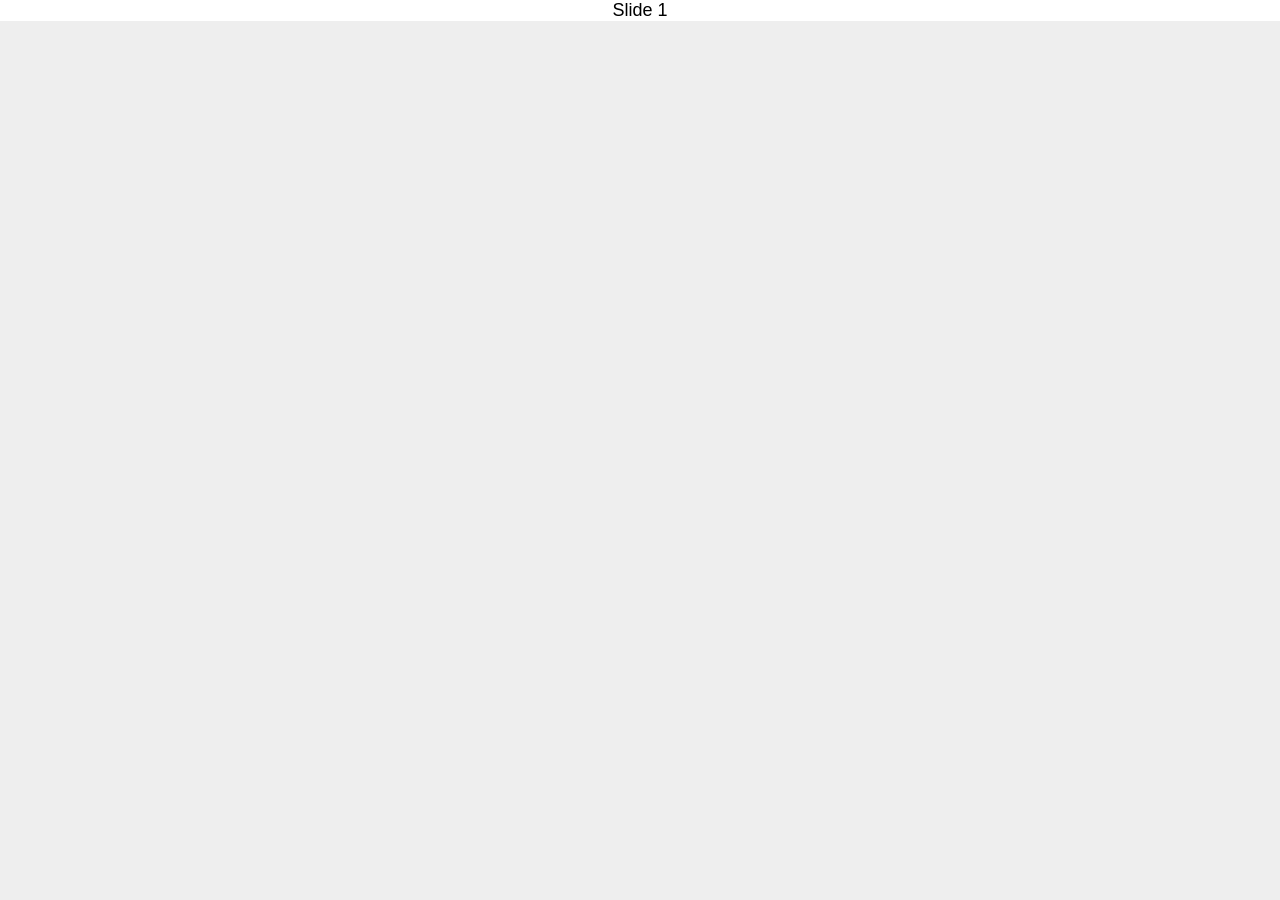
<file: libs/swiper-master/demos/010-default.html>
<!DOCTYPE html>
<html lang="en">
<head>
  <meta charset="utf-8">
  <title>Swiper demo</title>
  <!-- Link Swiper's CSS -->
  <link rel="stylesheet" href="../dist/css/swiper.min.css">

  <!-- Demo styles -->
  <style>
    html, body {
      position: relative;
      height: 100%;
    }
    body {
      background: #eee;
      font-family: Helvetica Neue, Helvetica, Arial, sans-serif;
      font-size: 14px;
      color:#000;
      margin: 0;
      padding: 0;
    }
    .swiper-container {
      width: 100%;
      height: 100%;
    }
    .swiper-slide {
      text-align: center;
      font-size: 18px;
      background: #fff;

      /* Center slide text vertically */
      display: -webkit-box;
      display: -ms-flexbox;
      display: -webkit-flex;
      display: flex;
      -webkit-box-pack: center;
      -ms-flex-pack: center;
      -webkit-justify-content: center;
      justify-content: center;
      -webkit-box-align: center;
      -ms-flex-align: center;
      -webkit-align-items: center;
      align-items: center;
    }
  </style>
</head>
<body>
  <!-- Swiper -->
  <div class="swiper-container">
    <div class="swiper-wrapper">
      <div class="swiper-slide">Slide 1</div>
      <div class="swiper-slide">Slide 2</div>
      <div class="swiper-slide">Slide 3</div>
      <div class="swiper-slide">Slide 4</div>
      <div class="swiper-slide">Slide 5</div>
      <div class="swiper-slide">Slide 6</div>
      <div class="swiper-slide">Slide 7</div>
      <div class="swiper-slide">Slide 8</div>
      <div class="swiper-slide">Slide 9</div>
      <div class="swiper-slide">Slide 10</div>
    </div>
  </div>

  <!-- Swiper JS -->
  <script src="../dist/js/swiper.min.js"></script>

  <!-- Initialize Swiper -->
  <script>
    var swiper = new Swiper('.swiper-container');
  </script>
</body>
</html>
</file>
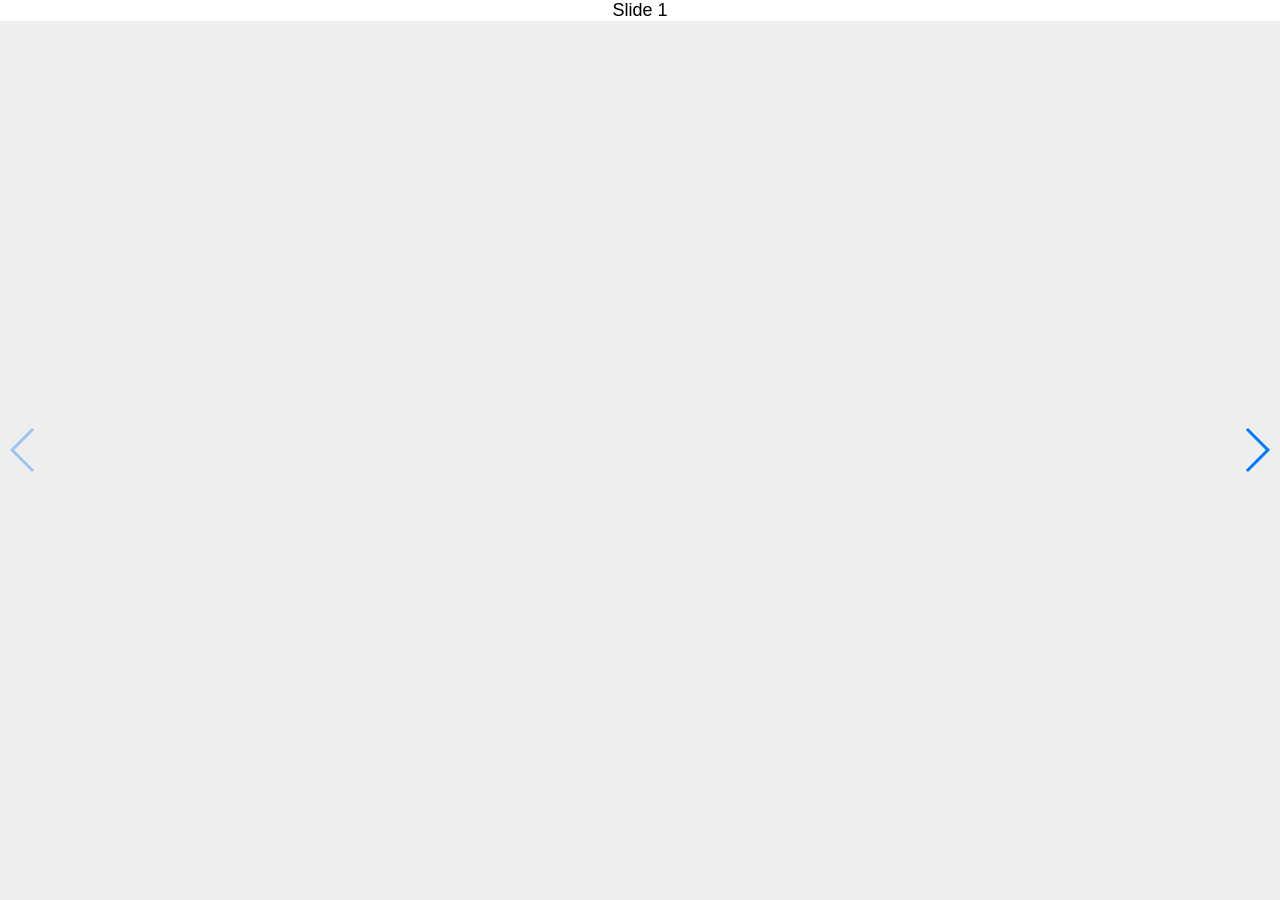
<file: libs/swiper-master/demos/020-navigation.html>
<!DOCTYPE html>
<html lang="en">
<head>
  <meta charset="utf-8">
  <title>Swiper demo</title>
  <meta name="viewport" content="width=device-width, initial-scale=1, minimum-scale=1, maximum-scale=1">

  <!-- Link Swiper's CSS -->
  <link rel="stylesheet" href="../dist/css/swiper.min.css">

  <!-- Demo styles -->
  <style>
    html, body {
      position: relative;
      height: 100%;
    }
    body {
      background: #eee;
      font-family: Helvetica Neue, Helvetica, Arial, sans-serif;
      font-size: 14px;
      color:#000;
      margin: 0;
      padding: 0;
    }
    .swiper-container {
      width: 100%;
      height: 100%;
    }
    .swiper-slide {
      text-align: center;
      font-size: 18px;
      background: #fff;

      /* Center slide text vertically */
      display: -webkit-box;
      display: -ms-flexbox;
      display: -webkit-flex;
      display: flex;
      -webkit-box-pack: center;
      -ms-flex-pack: center;
      -webkit-justify-content: center;
      justify-content: center;
      -webkit-box-align: center;
      -ms-flex-align: center;
      -webkit-align-items: center;
      align-items: center;
    }
  </style>
</head>
<body>
  <!-- Swiper -->
  <div class="swiper-container">
    <div class="swiper-wrapper">
      <div class="swiper-slide">Slide 1</div>
      <div class="swiper-slide">Slide 2</div>
      <div class="swiper-slide">Slide 3</div>
      <div class="swiper-slide">Slide 4</div>
      <div class="swiper-slide">Slide 5</div>
      <div class="swiper-slide">Slide 6</div>
      <div class="swiper-slide">Slide 7</div>
      <div class="swiper-slide">Slide 8</div>
      <div class="swiper-slide">Slide 9</div>
      <div class="swiper-slide">Slide 10</div>
    </div>
    <!-- Add Arrows -->
    <div class="swiper-button-next"></div>
    <div class="swiper-button-prev"></div>
  </div>

  <!-- Swiper JS -->
  <script src="../dist/js/swiper.min.js"></script>

  <!-- Initialize Swiper -->
  <script>
    var swiper = new Swiper('.swiper-container', {
      navigation: {
        nextEl: '.swiper-button-next',
        prevEl: '.swiper-button-prev',
      },
    });
  </script>
</body>
</html>
</file>
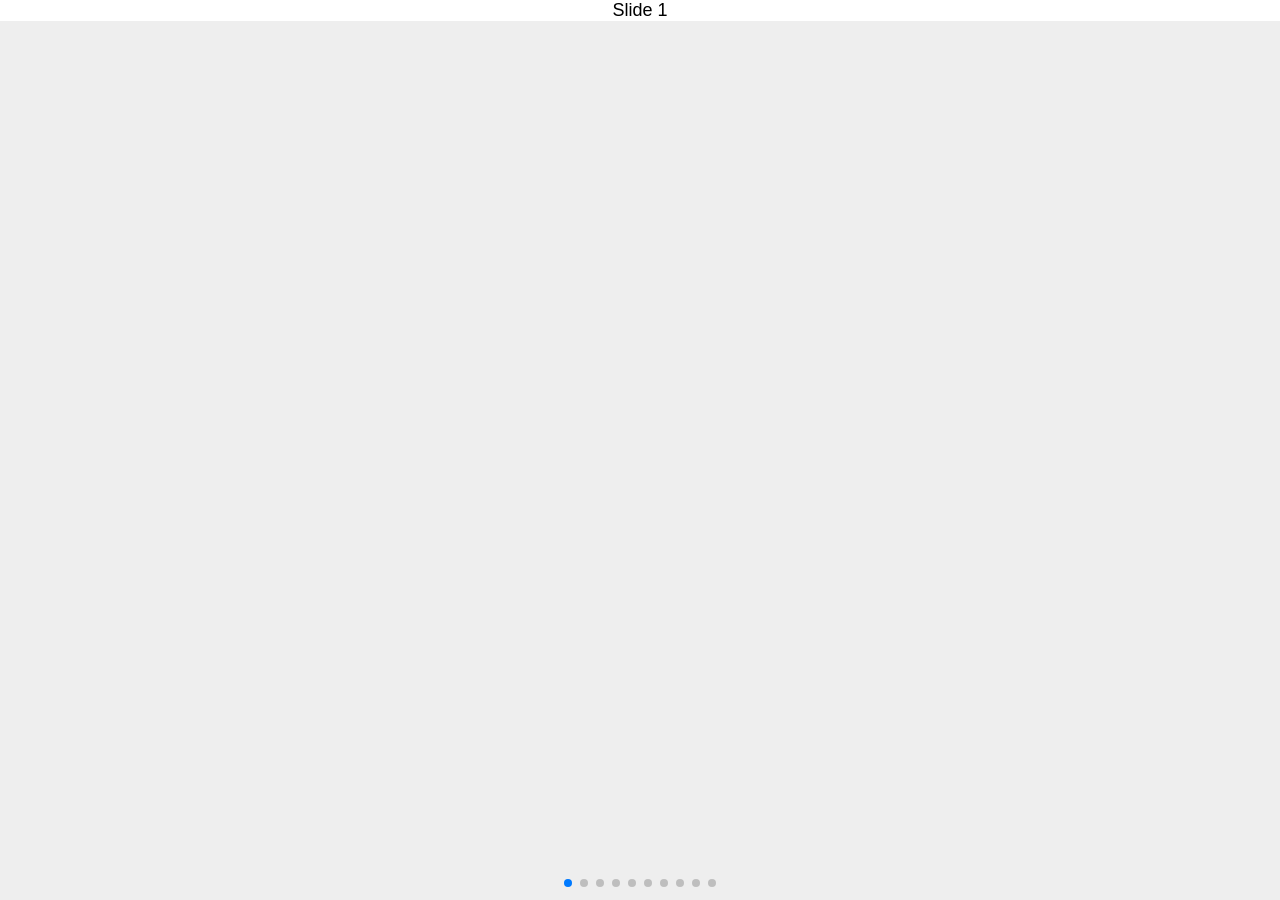
<file: libs/swiper-master/demos/030-pagination.html>
<!DOCTYPE html>
<html lang="en">
<head>
  <meta charset="utf-8">
  <title>Swiper demo</title>
  <meta name="viewport" content="width=device-width, initial-scale=1, minimum-scale=1, maximum-scale=1">

  <!-- Link Swiper's CSS -->
  <link rel="stylesheet" href="../dist/css/swiper.min.css">

  <!-- Demo styles -->
  <style>
    html, body {
      position: relative;
      height: 100%;
    }
    body {
      background: #eee;
      font-family: Helvetica Neue, Helvetica, Arial, sans-serif;
      font-size: 14px;
      color:#000;
      margin: 0;
      padding: 0;
    }
    .swiper-container {
      width: 100%;
      height: 100%;
    }
    .swiper-slide {
      text-align: center;
      font-size: 18px;
      background: #fff;

      /* Center slide text vertically */
      display: -webkit-box;
      display: -ms-flexbox;
      display: -webkit-flex;
      display: flex;
      -webkit-box-pack: center;
      -ms-flex-pack: center;
      -webkit-justify-content: center;
      justify-content: center;
      -webkit-box-align: center;
      -ms-flex-align: center;
      -webkit-align-items: center;
      align-items: center;
    }
  </style>
</head>
<body>
  <!-- Swiper -->
  <div class="swiper-container">
    <div class="swiper-wrapper">
      <div class="swiper-slide">Slide 1</div>
      <div class="swiper-slide">Slide 2</div>
      <div class="swiper-slide">Slide 3</div>
      <div class="swiper-slide">Slide 4</div>
      <div class="swiper-slide">Slide 5</div>
      <div class="swiper-slide">Slide 6</div>
      <div class="swiper-slide">Slide 7</div>
      <div class="swiper-slide">Slide 8</div>
      <div class="swiper-slide">Slide 9</div>
      <div class="swiper-slide">Slide 10</div>
    </div>
    <!-- Add Pagination -->
    <div class="swiper-pagination"></div>
  </div>

  <!-- Swiper JS -->
  <script src="../dist/js/swiper.min.js"></script>

  <!-- Initialize Swiper -->
  <script>
    var swiper = new Swiper('.swiper-container', {
      pagination: {
        el: '.swiper-pagination',
      },
    });
  </script>
</body>
</html>
</file>
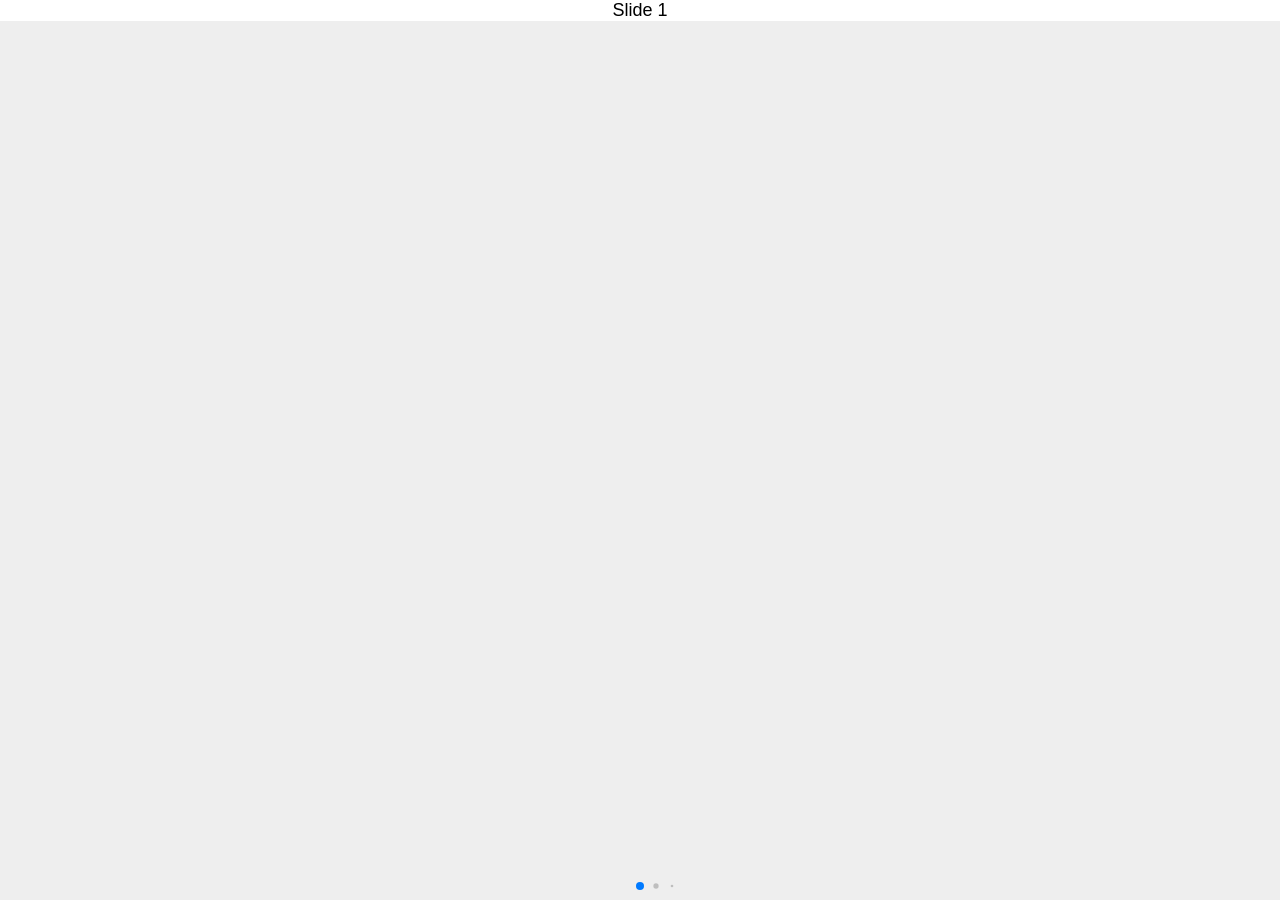
<file: libs/swiper-master/demos/040-pagination-dynamic.html>
<!DOCTYPE html>
<html lang="en">
<head>
  <meta charset="utf-8">
  <title>Swiper demo</title>
  <meta name="viewport" content="width=device-width, initial-scale=1, minimum-scale=1, maximum-scale=1">

  <!-- Link Swiper's CSS -->
  <link rel="stylesheet" href="../dist/css/swiper.min.css">

  <!-- Demo styles -->
  <style>
    html, body {
      position: relative;
      height: 100%;
    }
    body {
      background: #eee;
      font-family: Helvetica Neue, Helvetica, Arial, sans-serif;
      font-size: 14px;
      color:#000;
      margin: 0;
      padding: 0;
    }
    .swiper-container {
      width: 100%;
      height: 100%;
    }
    .swiper-slide {
      text-align: center;
      font-size: 18px;
      background: #fff;

      /* Center slide text vertically */
      display: -webkit-box;
      display: -ms-flexbox;
      display: -webkit-flex;
      display: flex;
      -webkit-box-pack: center;
      -ms-flex-pack: center;
      -webkit-justify-content: center;
      justify-content: center;
      -webkit-box-align: center;
      -ms-flex-align: center;
      -webkit-align-items: center;
      align-items: center;
    }
  </style>
</head>
<body>
  <!-- Swiper -->
  <div class="swiper-container">
    <div class="swiper-wrapper">
      <div class="swiper-slide">Slide 1</div>
      <div class="swiper-slide">Slide 2</div>
      <div class="swiper-slide">Slide 3</div>
      <div class="swiper-slide">Slide 4</div>
      <div class="swiper-slide">Slide 5</div>
      <div class="swiper-slide">Slide 6</div>
      <div class="swiper-slide">Slide 7</div>
      <div class="swiper-slide">Slide 8</div>
      <div class="swiper-slide">Slide 9</div>
      <div class="swiper-slide">Slide 10</div>
    </div>
    <!-- Add Pagination -->
    <div class="swiper-pagination"></div>
  </div>

  <!-- Swiper JS -->
  <script src="../dist/js/swiper.min.js"></script>

  <!-- Initialize Swiper -->
  <script>
    var swiper = new Swiper('.swiper-container', {
      pagination: {
        el: '.swiper-pagination',
        dynamicBullets: true,
      },
    });
  </script>
</body>
</html>
</file>
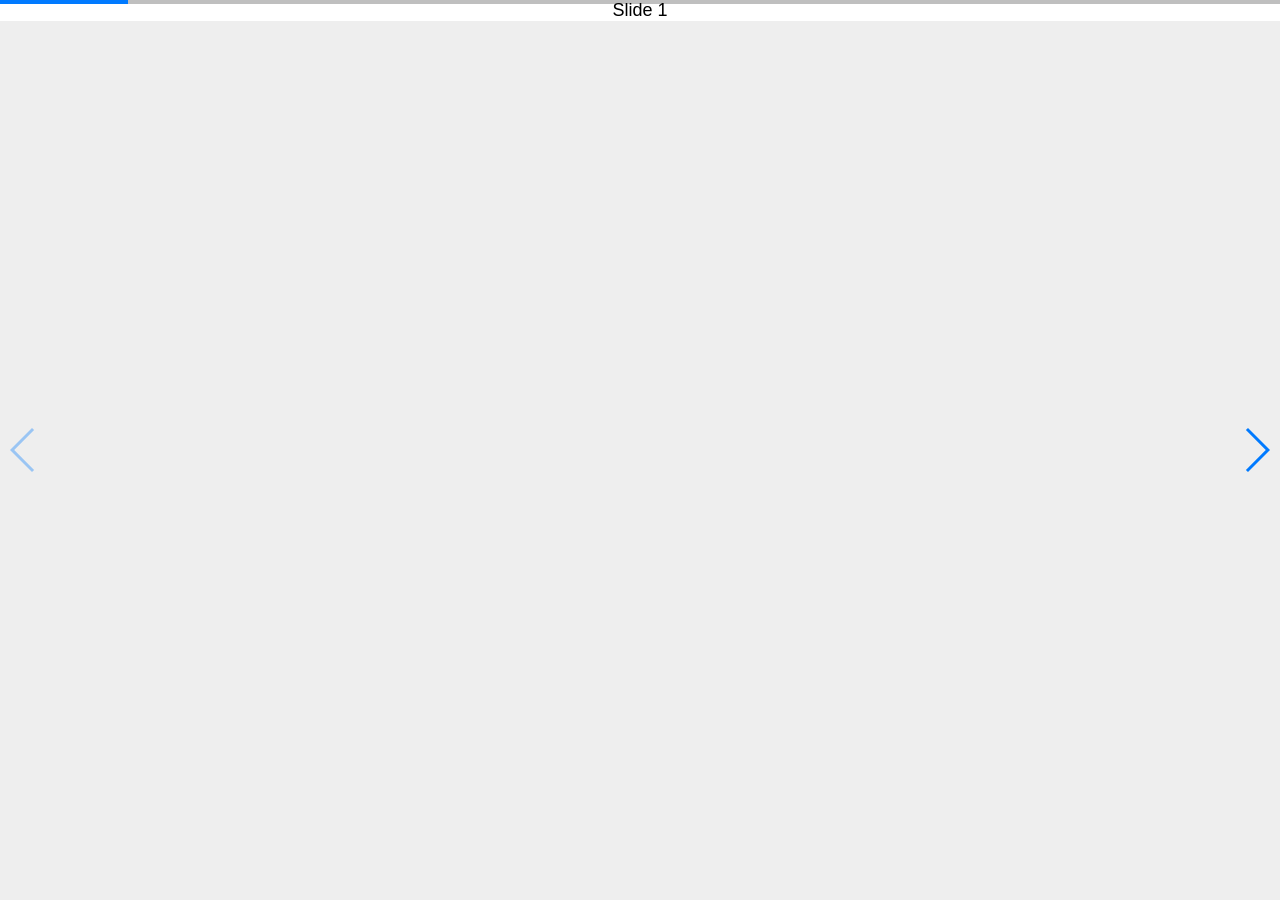
<file: libs/swiper-master/demos/050-pagination-progress.html>
<!DOCTYPE html>
<html lang="en">
<head>
  <meta charset="utf-8">
  <title>Swiper demo</title>
  <!-- Link Swiper's CSS -->
  <link rel="stylesheet" href="../dist/css/swiper.min.css">

  <!-- Demo styles -->
  <style>
    html, body {
      position: relative;
      height: 100%;
    }
    body {
      background: #eee;
      font-family: Helvetica Neue, Helvetica, Arial, sans-serif;
      font-size: 14px;
      color:#000;
      margin: 0;
      padding: 0;
    }
    .swiper-container {
      width: 100%;
      height: 100%;
    }
    .swiper-slide {
      text-align: center;
      font-size: 18px;
      background: #fff;

      /* Center slide text vertically */
      display: -webkit-box;
      display: -ms-flexbox;
      display: -webkit-flex;
      display: flex;
      -webkit-box-pack: center;
      -ms-flex-pack: center;
      -webkit-justify-content: center;
      justify-content: center;
      -webkit-box-align: center;
      -ms-flex-align: center;
      -webkit-align-items: center;
      align-items: center;
    }
  </style>
</head>
<body>
  <!-- Swiper -->
  <div class="swiper-container">
    <div class="swiper-wrapper">
      <div class="swiper-slide">Slide 1</div>
      <div class="swiper-slide">Slide 2</div>
      <div class="swiper-slide">Slide 3</div>
      <div class="swiper-slide">Slide 4</div>
      <div class="swiper-slide">Slide 5</div>
      <div class="swiper-slide">Slide 6</div>
      <div class="swiper-slide">Slide 7</div>
      <div class="swiper-slide">Slide 8</div>
      <div class="swiper-slide">Slide 9</div>
      <div class="swiper-slide">Slide 10</div>
    </div>
    <!-- Add Pagination -->
    <div class="swiper-pagination"></div>
    <!-- Add Arrows -->
    <div class="swiper-button-next"></div>
    <div class="swiper-button-prev"></div>
  </div>

  <!-- Swiper JS -->
  <script src="../dist/js/swiper.min.js"></script>

  <!-- Initialize Swiper -->
  <script>
    var swiper = new Swiper('.swiper-container', {
      pagination: {
        el: '.swiper-pagination',
        type: 'progressbar',
      },
      navigation: {
        nextEl: '.swiper-button-next',
        prevEl: '.swiper-button-prev',
      },
    });
  </script>
</body>
</html>
</file>
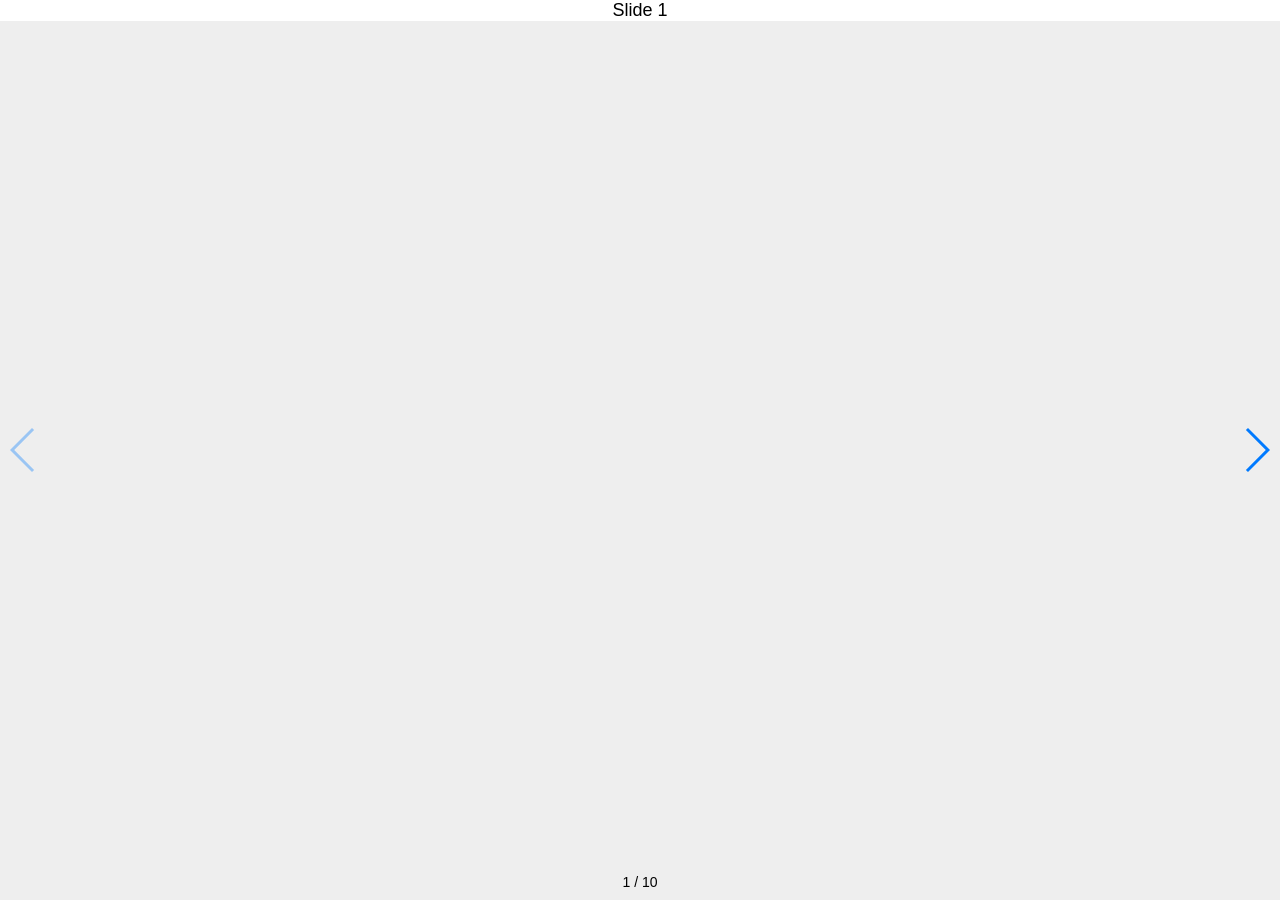
<file: libs/swiper-master/demos/060-pagination-fraction.html>
<!DOCTYPE html>
<html lang="en">
<head>
  <meta charset="utf-8">
  <title>Swiper demo</title>
  <!-- Link Swiper's CSS -->
  <link rel="stylesheet" href="../dist/css/swiper.min.css">

  <!-- Demo styles -->
  <style>
    html, body {
      position: relative;
      height: 100%;
    }
    body {
      background: #eee;
      font-family: Helvetica Neue, Helvetica, Arial, sans-serif;
      font-size: 14px;
      color:#000;
      margin: 0;
      padding: 0;
    }
    .swiper-container {
      width: 100%;
      height: 100%;
    }
    .swiper-slide {
      text-align: center;
      font-size: 18px;
      background: #fff;

      /* Center slide text vertically */
      display: -webkit-box;
      display: -ms-flexbox;
      display: -webkit-flex;
      display: flex;
      -webkit-box-pack: center;
      -ms-flex-pack: center;
      -webkit-justify-content: center;
      justify-content: center;
      -webkit-box-align: center;
      -ms-flex-align: center;
      -webkit-align-items: center;
      align-items: center;
    }
  </style>
</head>
<body>
  <!-- Swiper -->
  <div class="swiper-container">
    <div class="swiper-wrapper">
      <div class="swiper-slide">Slide 1</div>
      <div class="swiper-slide">Slide 2</div>
      <div class="swiper-slide">Slide 3</div>
      <div class="swiper-slide">Slide 4</div>
      <div class="swiper-slide">Slide 5</div>
      <div class="swiper-slide">Slide 6</div>
      <div class="swiper-slide">Slide 7</div>
      <div class="swiper-slide">Slide 8</div>
      <div class="swiper-slide">Slide 9</div>
      <div class="swiper-slide">Slide 10</div>
    </div>
    <!-- Add Pagination -->
    <div class="swiper-pagination"></div>
    <!-- Add Arrows -->
    <div class="swiper-button-next"></div>
    <div class="swiper-button-prev"></div>
  </div>

  <!-- Swiper JS -->
  <script src="../dist/js/swiper.min.js"></script>

  <!-- Initialize Swiper -->
  <script>
    var swiper = new Swiper('.swiper-container', {
      pagination: {
        el: '.swiper-pagination',
        type: 'fraction',
      },
      navigation: {
        nextEl: '.swiper-button-next',
        prevEl: '.swiper-button-prev',
      },
    });
  </script>
</body>
</html>
</file>
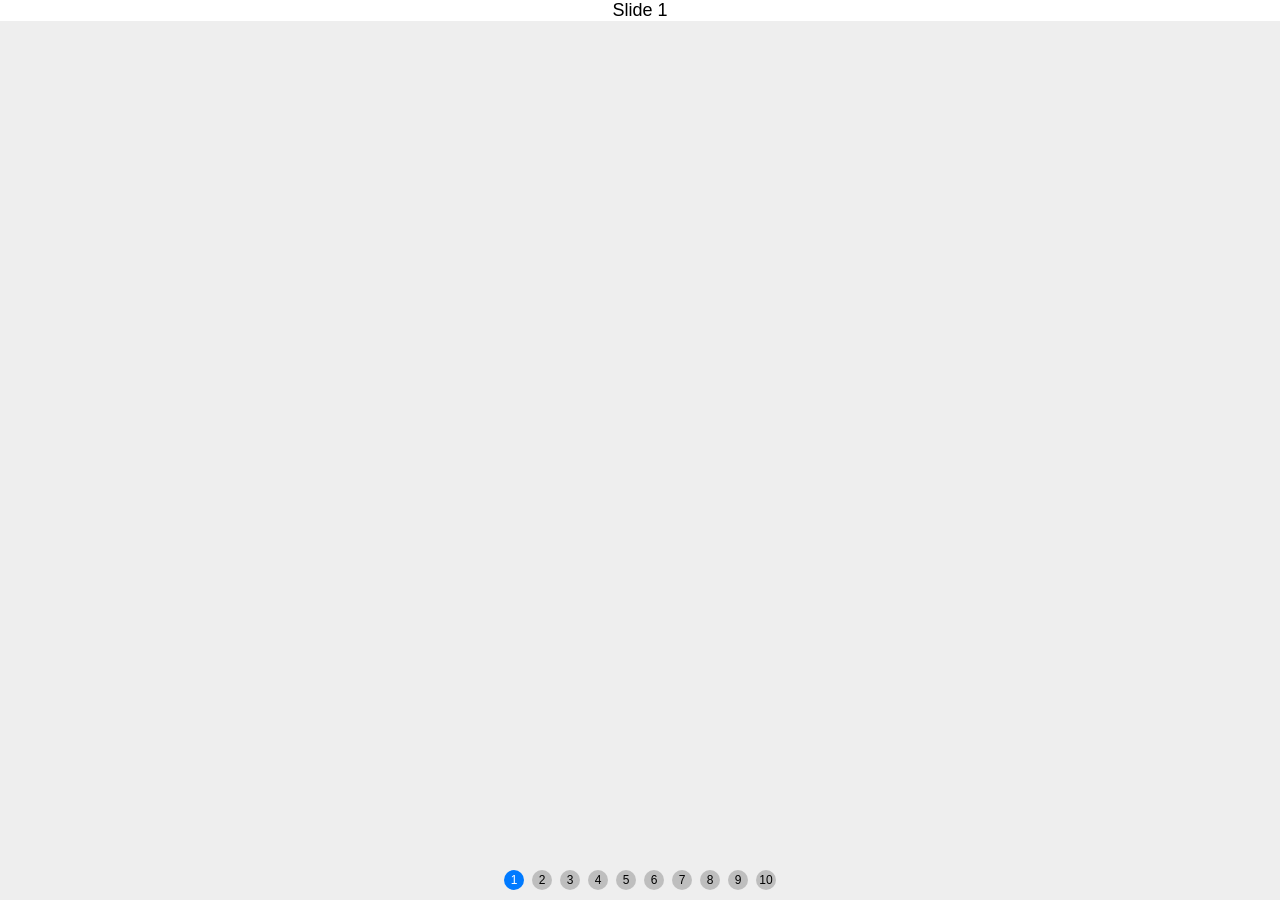
<file: libs/swiper-master/demos/070-pagination-custom.html>
<!DOCTYPE html>
<html lang="en">
<head>
  <meta charset="utf-8">
  <title>Swiper demo</title>
  <meta name="viewport" content="width=device-width, initial-scale=1, minimum-scale=1, maximum-scale=1">

  <!-- Link Swiper's CSS -->
  <link rel="stylesheet" href="../dist/css/swiper.min.css">

  <!-- Demo styles -->
  <style>
    html, body {
      position: relative;
      height: 100%;
    }
    body {
      background: #eee;
      font-family: Helvetica Neue, Helvetica, Arial, sans-serif;
      font-size: 14px;
      color:#000;
      margin: 0;
      padding: 0;
    }
    .swiper-container {
      width: 100%;
      height: 100%;
    }
    .swiper-slide {
      text-align: center;
      font-size: 18px;
      background: #fff;

      /* Center slide text vertically */
      display: -webkit-box;
      display: -ms-flexbox;
      display: -webkit-flex;
      display: flex;
      -webkit-box-pack: center;
      -ms-flex-pack: center;
      -webkit-justify-content: center;
      justify-content: center;
      -webkit-box-align: center;
      -ms-flex-align: center;
      -webkit-align-items: center;
      align-items: center;
    }
    .swiper-pagination-bullet {
      width: 20px;
      height: 20px;
      text-align: center;
      line-height: 20px;
      font-size: 12px;
      color:#000;
      opacity: 1;
      background: rgba(0,0,0,0.2);
    }
    .swiper-pagination-bullet-active {
      color:#fff;
      background: #007aff;
    }
  </style>
</head>
<body>
  <!-- Swiper -->
  <div class="swiper-container">
    <div class="swiper-wrapper">
      <div class="swiper-slide">Slide 1</div>
      <div class="swiper-slide">Slide 2</div>
      <div class="swiper-slide">Slide 3</div>
      <div class="swiper-slide">Slide 4</div>
      <div class="swiper-slide">Slide 5</div>
      <div class="swiper-slide">Slide 6</div>
      <div class="swiper-slide">Slide 7</div>
      <div class="swiper-slide">Slide 8</div>
      <div class="swiper-slide">Slide 9</div>
      <div class="swiper-slide">Slide 10</div>
    </div>
    <!-- Add Pagination -->
    <div class="swiper-pagination"></div>
  </div>

  <!-- Swiper JS -->
  <script src="../dist/js/swiper.min.js"></script>

  <!-- Initialize Swiper -->
  <script>
    var swiper = new Swiper('.swiper-container', {
      pagination: {
        el: '.swiper-pagination',
        clickable: true,
        renderBullet: function (index, className) {
          return '<span class="' + className + '">' + (index + 1) + '</span>';
        },
      },
    });
  </script>
</body>
</html>
</file>
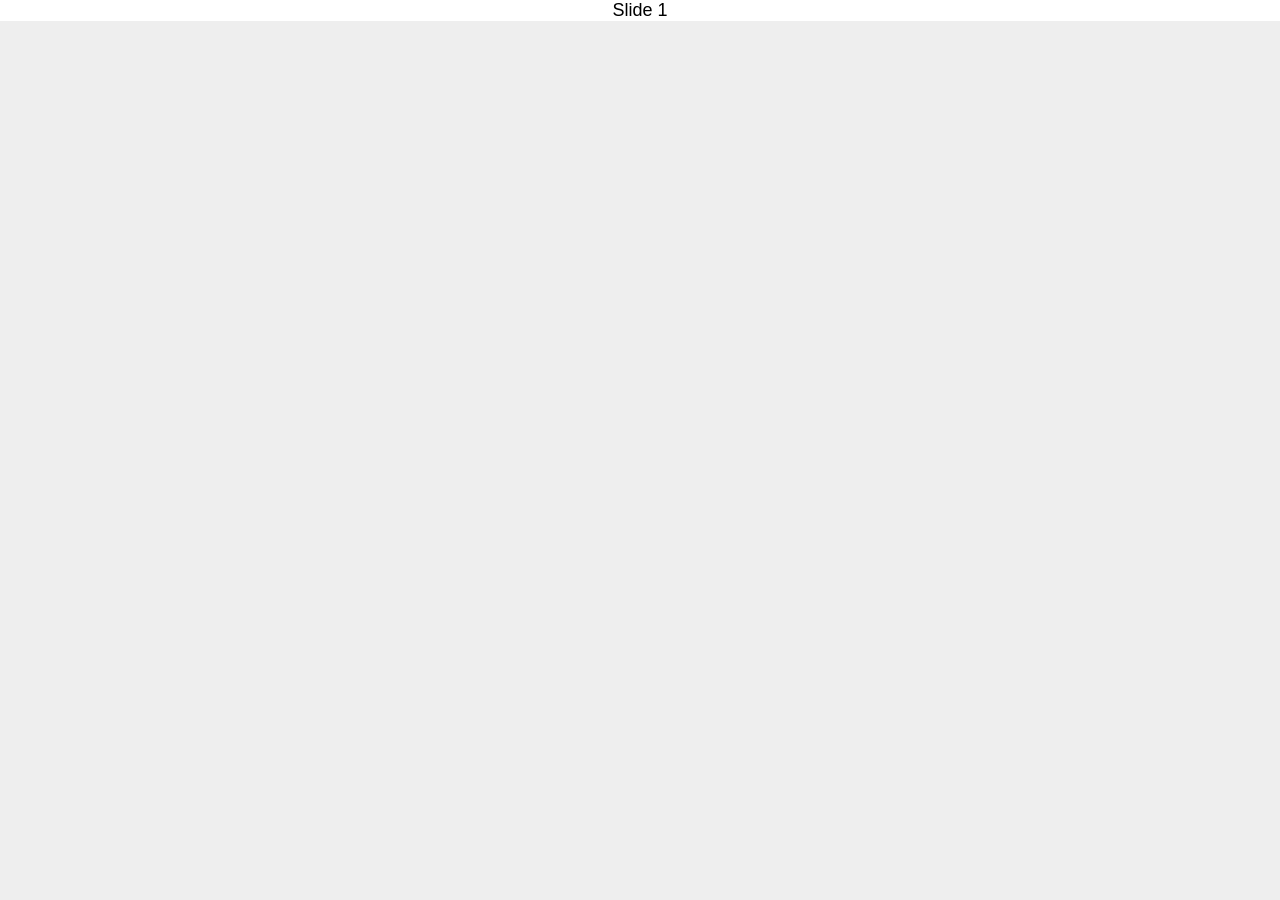
<file: libs/swiper-master/demos/080-scrollbar.html>
<!DOCTYPE html>
<html lang="en">
<head>
  <meta charset="utf-8">
  <title>Swiper demo</title>
  <meta name="viewport" content="width=device-width, initial-scale=1, minimum-scale=1, maximum-scale=1">

  <!-- Link Swiper's CSS -->
  <link rel="stylesheet" href="../dist/css/swiper.min.css">

  <!-- Demo styles -->
  <style>
    html, body {
      position: relative;
      height: 100%;
    }
    body {
      background: #eee;
      font-family: Helvetica Neue, Helvetica, Arial, sans-serif;
      font-size: 14px;
      color:#000;
      margin: 0;
      padding: 0;
    }
    .swiper-container {
      width: 100%;
      height: 100%;
    }
    .swiper-slide {
      text-align: center;
      font-size: 18px;
      background: #fff;

      /* Center slide text vertically */
      display: -webkit-box;
      display: -ms-flexbox;
      display: -webkit-flex;
      display: flex;
      -webkit-box-pack: center;
      -ms-flex-pack: center;
      -webkit-justify-content: center;
      justify-content: center;
      -webkit-box-align: center;
      -ms-flex-align: center;
      -webkit-align-items: center;
      align-items: center;
    }
  </style>
</head>
<body>
  <!-- Swiper -->
  <div class="swiper-container">
    <div class="swiper-wrapper">
      <div class="swiper-slide">Slide 1</div>
      <div class="swiper-slide">Slide 2</div>
      <div class="swiper-slide">Slide 3</div>
      <div class="swiper-slide">Slide 4</div>
      <div class="swiper-slide">Slide 5</div>
      <div class="swiper-slide">Slide 6</div>
      <div class="swiper-slide">Slide 7</div>
      <div class="swiper-slide">Slide 8</div>
      <div class="swiper-slide">Slide 9</div>
      <div class="swiper-slide">Slide 10</div>
    </div>
    <!-- Add Scrollbar -->
    <div class="swiper-scrollbar"></div>
  </div>

  <!-- Swiper JS -->
  <script src="../dist/js/swiper.min.js"></script>

  <!-- Initialize Swiper -->
  <script>
    var swiper = new Swiper('.swiper-container', {
      scrollbar: {
        el: '.swiper-scrollbar',
        hide: true,
      },
    });
  </script>
</body>
</html>
</file>
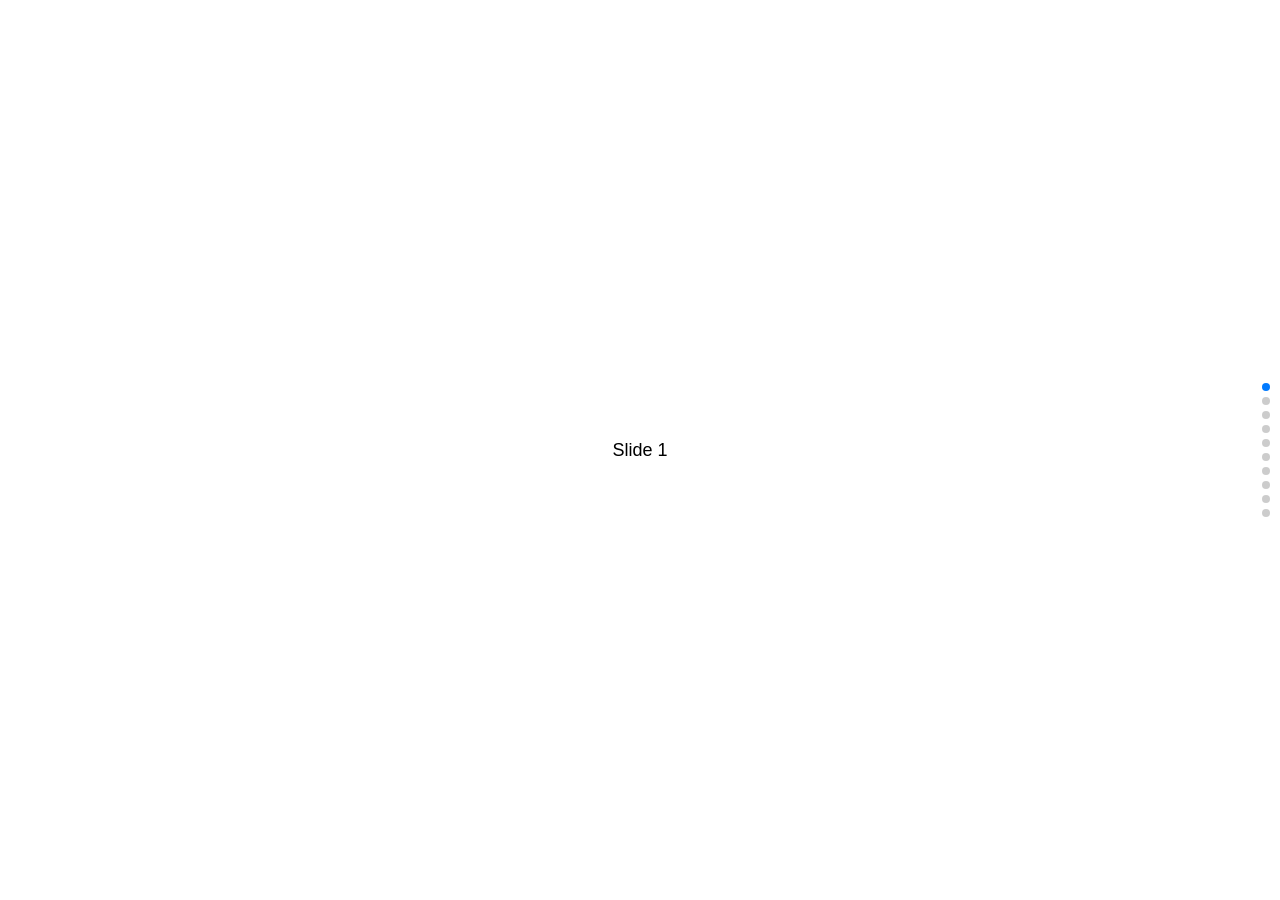
<file: libs/swiper-master/demos/090-vertical.html>
<!DOCTYPE html>
<html lang="en">
<head>
  <meta charset="utf-8">
  <title>Swiper demo</title>
  <meta name="viewport" content="width=device-width, initial-scale=1, minimum-scale=1, maximum-scale=1">

  <!-- Link Swiper's CSS -->
  <link rel="stylesheet" href="../dist/css/swiper.min.css">

  <!-- Demo styles -->
  <style>
    html, body {
      position: relative;
      height: 100%;
    }
    body {
      background: #eee;
      font-family: Helvetica Neue, Helvetica, Arial, sans-serif;
      font-size: 14px;
      color:#000;
      margin: 0;
      padding: 0;
    }
    .swiper-container {
      width: 100%;
      height: 100%;
    }
    .swiper-slide {
      text-align: center;
      font-size: 18px;
      background: #fff;

      /* Center slide text vertically */
      display: -webkit-box;
      display: -ms-flexbox;
      display: -webkit-flex;
      display: flex;
      -webkit-box-pack: center;
      -ms-flex-pack: center;
      -webkit-justify-content: center;
      justify-content: center;
      -webkit-box-align: center;
      -ms-flex-align: center;
      -webkit-align-items: center;
      align-items: center;
    }
  </style>
</head>
<body>
  <!-- Swiper -->
  <div class="swiper-container">
    <div class="swiper-wrapper">
      <div class="swiper-slide">Slide 1</div>
      <div class="swiper-slide">Slide 2</div>
      <div class="swiper-slide">Slide 3</div>
      <div class="swiper-slide">Slide 4</div>
      <div class="swiper-slide">Slide 5</div>
      <div class="swiper-slide">Slide 6</div>
      <div class="swiper-slide">Slide 7</div>
      <div class="swiper-slide">Slide 8</div>
      <div class="swiper-slide">Slide 9</div>
      <div class="swiper-slide">Slide 10</div>
    </div>
    <!-- Add Pagination -->
    <div class="swiper-pagination"></div>
  </div>

  <!-- Swiper JS -->
  <script src="../dist/js/swiper.min.js"></script>

  <!-- Initialize Swiper -->
  <script>
    var swiper = new Swiper('.swiper-container', {
      direction: 'vertical',
      pagination: {
        el: '.swiper-pagination',
        clickable: true,
      },
    });
  </script>
</body>
</html>
</file>
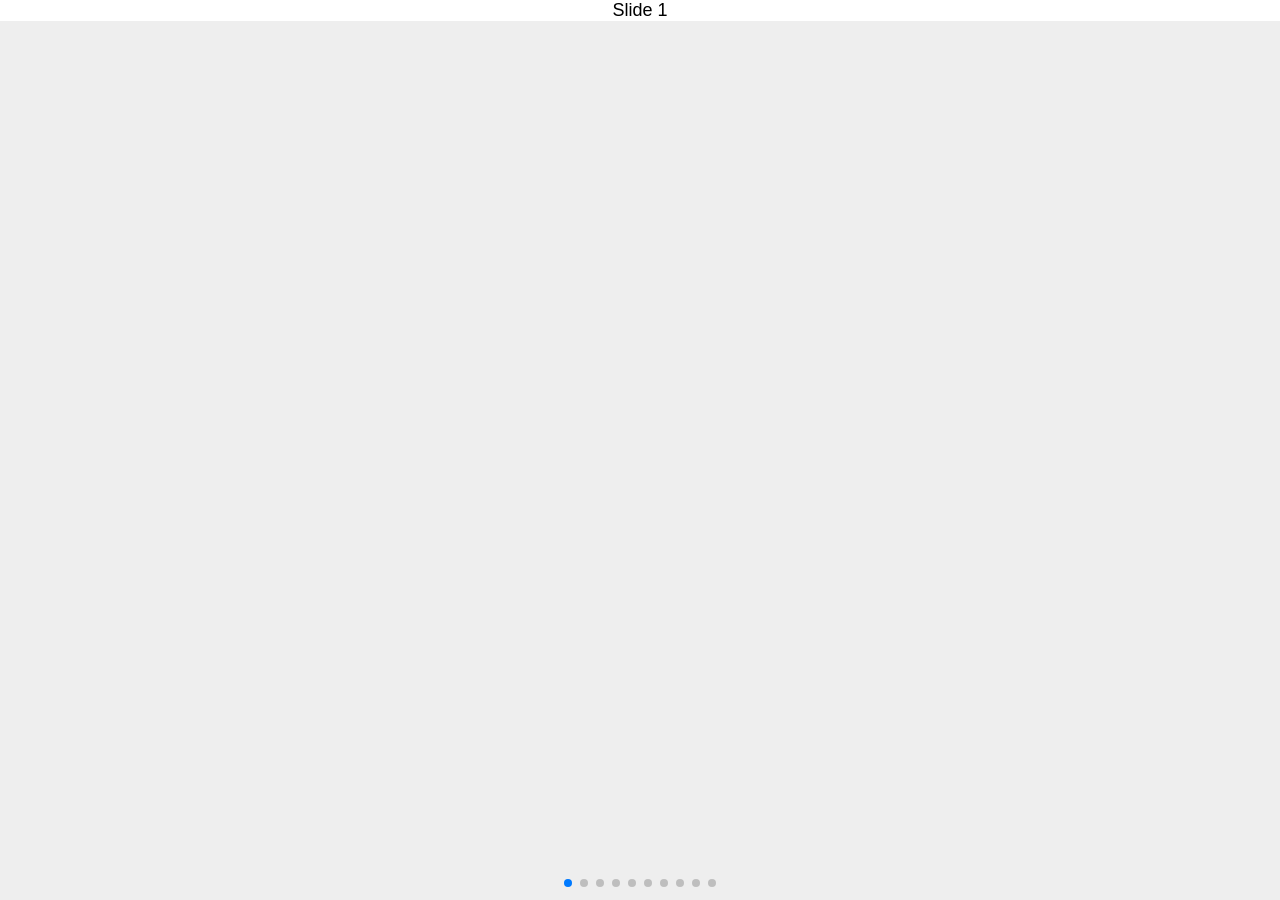
<file: libs/swiper-master/demos/100-space-between.html>
<!DOCTYPE html>
<html lang="en">
<head>
  <meta charset="utf-8">
  <title>Swiper demo</title>
  <meta name="viewport" content="width=device-width, initial-scale=1, minimum-scale=1, maximum-scale=1">

  <!-- Link Swiper's CSS -->
  <link rel="stylesheet" href="../dist/css/swiper.min.css">

  <!-- Demo styles -->
  <style>
    html, body {
      position: relative;
      height: 100%;
    }
    body {
      background: #eee;
      font-family: Helvetica Neue, Helvetica, Arial, sans-serif;
      font-size: 14px;
      color:#000;
      margin: 0;
      padding: 0;
    }
    .swiper-container {
      width: 100%;
      height: 100%;
    }
    .swiper-slide {
      text-align: center;
      font-size: 18px;
      background: #fff;

      /* Center slide text vertically */
      display: -webkit-box;
      display: -ms-flexbox;
      display: -webkit-flex;
      display: flex;
      -webkit-box-pack: center;
      -ms-flex-pack: center;
      -webkit-justify-content: center;
      justify-content: center;
      -webkit-box-align: center;
      -ms-flex-align: center;
      -webkit-align-items: center;
      align-items: center;
    }
  </style>
</head>
<body>
  <!-- Swiper -->
  <div class="swiper-container">
    <div class="swiper-wrapper">
      <div class="swiper-slide">Slide 1</div>
      <div class="swiper-slide">Slide 2</div>
      <div class="swiper-slide">Slide 3</div>
      <div class="swiper-slide">Slide 4</div>
      <div class="swiper-slide">Slide 5</div>
      <div class="swiper-slide">Slide 6</div>
      <div class="swiper-slide">Slide 7</div>
      <div class="swiper-slide">Slide 8</div>
      <div class="swiper-slide">Slide 9</div>
      <div class="swiper-slide">Slide 10</div>
    </div>
    <!-- Add Pagination -->
    <div class="swiper-pagination"></div>
  </div>

  <!-- Swiper JS -->
  <script src="../dist/js/swiper.min.js"></script>

  <!-- Initialize Swiper -->
  <script>
    var swiper = new Swiper('.swiper-container', {
      spaceBetween: 30,
      pagination: {
        el: '.swiper-pagination',
        clickable: true,
      },
    });
  </script>
</body>
</html>
</file>
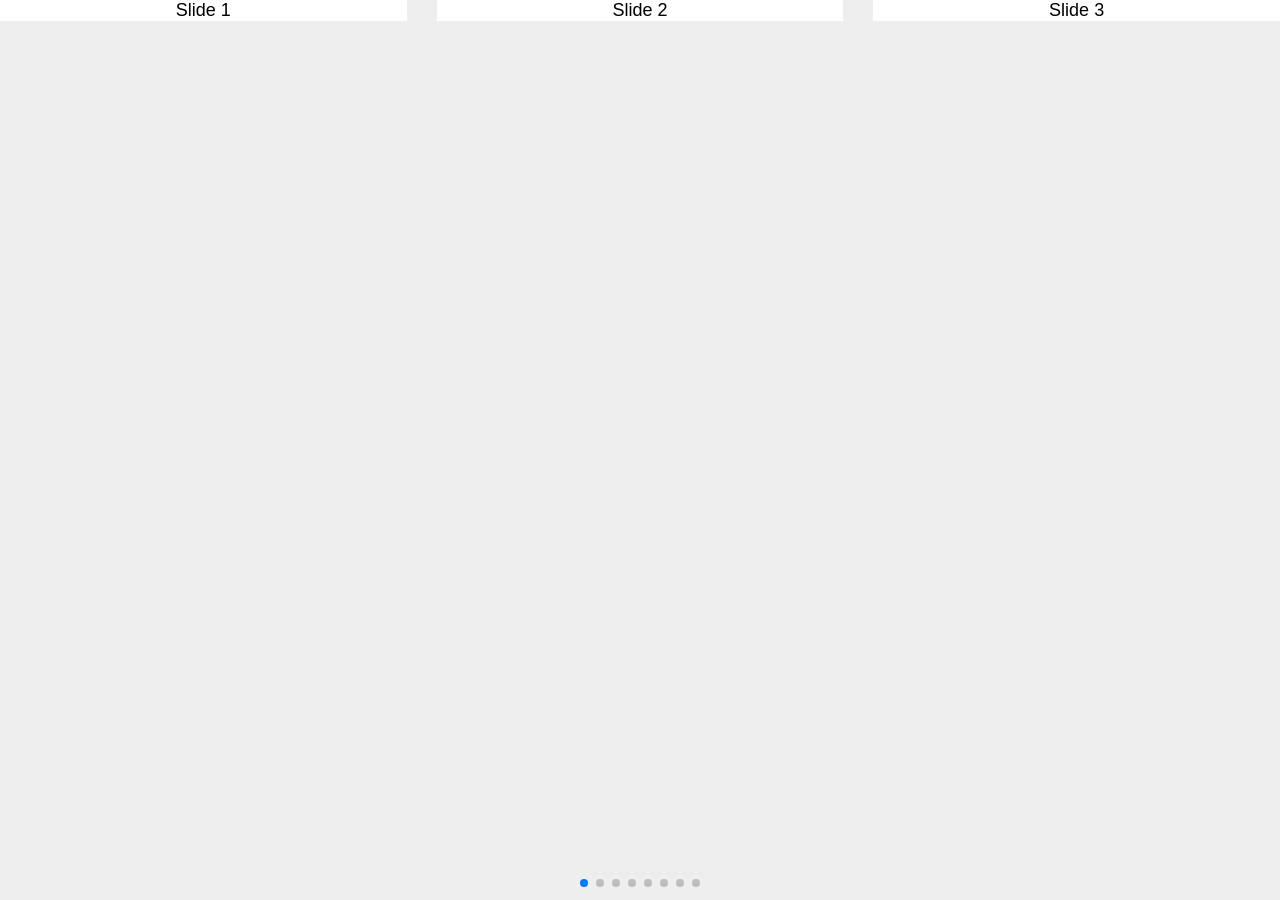
<file: libs/swiper-master/demos/110-slides-per-view.html>
<!DOCTYPE html>
<html lang="en">
<head>
  <meta charset="utf-8">
  <title>Swiper demo</title>
  <meta name="viewport" content="width=device-width, initial-scale=1, minimum-scale=1, maximum-scale=1">

  <!-- Link Swiper's CSS -->
  <link rel="stylesheet" href="../dist/css/swiper.min.css">

  <!-- Demo styles -->
  <style>
    html, body {
      position: relative;
      height: 100%;
    }
    body {
      background: #eee;
      font-family: Helvetica Neue, Helvetica, Arial, sans-serif;
      font-size: 14px;
      color:#000;
      margin: 0;
      padding: 0;
    }
    .swiper-container {
      width: 100%;
      height: 100%;
    }
    .swiper-slide {
      text-align: center;
      font-size: 18px;
      background: #fff;

      /* Center slide text vertically */
      display: -webkit-box;
      display: -ms-flexbox;
      display: -webkit-flex;
      display: flex;
      -webkit-box-pack: center;
      -ms-flex-pack: center;
      -webkit-justify-content: center;
      justify-content: center;
      -webkit-box-align: center;
      -ms-flex-align: center;
      -webkit-align-items: center;
      align-items: center;
    }
  </style>
</head>
<body>
  <!-- Swiper -->
  <div class="swiper-container">
    <div class="swiper-wrapper">
      <div class="swiper-slide">Slide 1</div>
      <div class="swiper-slide">Slide 2</div>
      <div class="swiper-slide">Slide 3</div>
      <div class="swiper-slide">Slide 4</div>
      <div class="swiper-slide">Slide 5</div>
      <div class="swiper-slide">Slide 6</div>
      <div class="swiper-slide">Slide 7</div>
      <div class="swiper-slide">Slide 8</div>
      <div class="swiper-slide">Slide 9</div>
      <div class="swiper-slide">Slide 10</div>
    </div>
    <!-- Add Pagination -->
    <div class="swiper-pagination"></div>
  </div>

  <!-- Swiper JS -->
  <script src="../dist/js/swiper.min.js"></script>

  <!-- Initialize Swiper -->
  <script>
    var swiper = new Swiper('.swiper-container', {
      slidesPerView: 3,
      spaceBetween: 30,
      pagination: {
        el: '.swiper-pagination',
        clickable: true,
      },
    });
  </script>
</body>
</html>
</file>
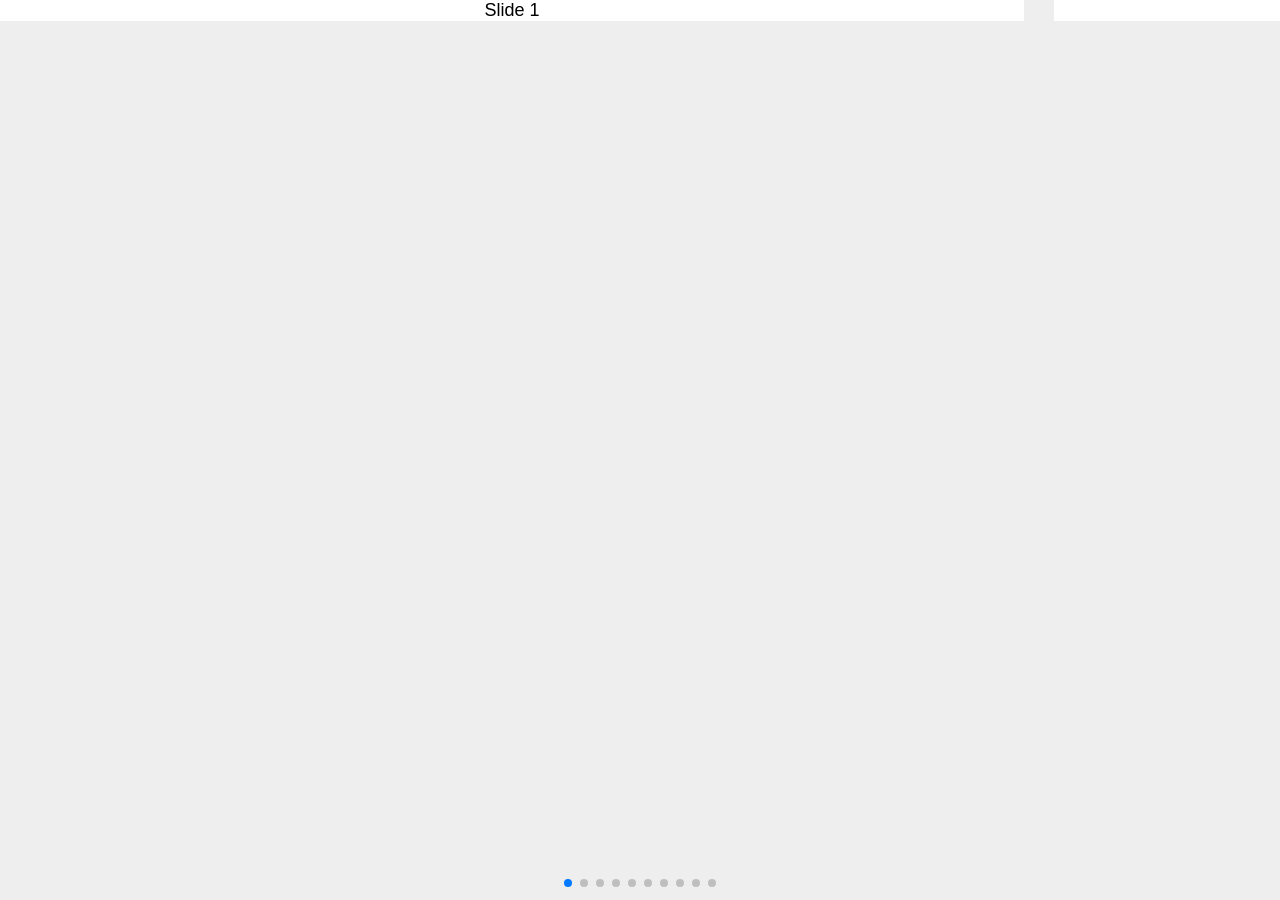
<file: libs/swiper-master/demos/120-slides-per-view-auto.html>
<!DOCTYPE html>
<html lang="en">
<head>
  <meta charset="utf-8">
  <title>Swiper demo</title>
  <meta name="viewport" content="width=device-width, initial-scale=1, minimum-scale=1, maximum-scale=1">

  <!-- Link Swiper's CSS -->
  <link rel="stylesheet" href="../dist/css/swiper.min.css">

  <!-- Demo styles -->
  <style>
    html, body {
      position: relative;
      height: 100%;
    }
    body {
      background: #eee;
      font-family: Helvetica Neue, Helvetica, Arial, sans-serif;
      font-size: 14px;
      color:#000;
      margin: 0;
      padding: 0;
    }
    .swiper-container {
      width: 100%;
      height: 100%;
    }
    .swiper-slide {
      text-align: center;
      font-size: 18px;
      background: #fff;
      width: 80%;

      /* Center slide text vertically */
      display: -webkit-box;
      display: -ms-flexbox;
      display: -webkit-flex;
      display: flex;
      -webkit-box-pack: center;
      -ms-flex-pack: center;
      -webkit-justify-content: center;
      justify-content: center;
      -webkit-box-align: center;
      -ms-flex-align: center;
      -webkit-align-items: center;
      align-items: center;
    }
    .swiper-slide:nth-child(2n) {
      width: 60%;
    }
    .swiper-slide:nth-child(3n) {
      width: 40%;
    }
  </style>
</head>
<body>
  <!-- Swiper -->
  <div class="swiper-container">
    <div class="swiper-wrapper">
      <div class="swiper-slide">Slide 1</div>
      <div class="swiper-slide">Slide 2</div>
      <div class="swiper-slide">Slide 3</div>
      <div class="swiper-slide">Slide 4</div>
      <div class="swiper-slide">Slide 5</div>
      <div class="swiper-slide">Slide 6</div>
      <div class="swiper-slide">Slide 7</div>
      <div class="swiper-slide">Slide 8</div>
      <div class="swiper-slide">Slide 9</div>
      <div class="swiper-slide">Slide 10</div>
    </div>
    <!-- Add Pagination -->
    <div class="swiper-pagination"></div>
  </div>

  <!-- Swiper JS -->
  <script src="../dist/js/swiper.min.js"></script>

  <!-- Initialize Swiper -->
  <script>
    var swiper = new Swiper('.swiper-container', {
      slidesPerView: 'auto',
      spaceBetween: 30,
      pagination: {
        el: '.swiper-pagination',
        clickable: true,
      },
    });
  </script>
</body>
</html>
</file>
<file: css/main.min.css>
@import url(https://fonts.googleapis.com/css?family=Josefin+Sans:400,700);@import url(https://maxcdn.bootstrapcdn.com/font-awesome/4.7.0/css/font-awesome.min.css);@font-face
{
    font-family: roboto;
    font-weight: 400;
    font-style: normal;

    src: url(../fonts/roboto/roboto.eot);
    src: url(../fonts/roboto/roboto.eot?#iefix) format('embedded-opentype'),url(../fonts/roboto/roboto.woff) format('woff'),url(../fonts/roboto/roboto.ttf) format('truetype');
}@font-face
{
    font-family: roboto;
    font-weight: 700;
    font-style: normal;

    src: url(../fonts/roboto-bold/roboto-bold.eot);
    src: url(../fonts/roboto-bold/roboto-bold.eot?#iefix) format('embedded-opentype'),url(../fonts/roboto-bold/roboto-bold.woff) format('woff'),url(../fonts/roboto-bold/roboto-bold.ttf) format('truetype');
}@font-face
{
    font-family: roboto;
    font-weight: 500;
    font-style: normal;

    src: url(../fonts/roboto-medium/roboto-medium.eot);
    src: url(../fonts/roboto-medium/roboto-medium.eot?#iefix) format('embedded-opentype'),url(../fonts/roboto-medium/roboto-medium.woff) format('woff'),url(../fonts/roboto-medium/roboto-medium.ttf) format('truetype');
}@font-face
{
    font-family: AvenirNextCyr;
    font-weight: 400;
    font-style: normal;

    src: url(../fonts/AvenirNextCyr/AvenirNextCyr-Regular.eot);
    src: url(../fonts/AvenirNextCyr/AvenirNextCyr-Regular.eot?#iefix) format('embedded-opentype'),url(../fonts/AvenirNextCyr/AvenirNextCyr-Regular.woff) format('woff'),url(../fonts/AvenirNextCyr/AvenirNextCyr-Regular.ttf) format('truetype');
}@font-face
{
    font-family: AvenirNextCyr;
    font-weight: 700;
    font-style: normal;

    src: url(../fonts/AvenirNextCyrBold/AvenirNextCyr-Bold.eot);
    src: url(../fonts/AvenirNextCyrBold/AvenirNextCyr-Bold.eot?#iefix) format('embedded-opentype'),url(../fonts/AvenirNextCyrBold/AvenirNextCyr-Bold.woff) format('woff'),url(../fonts/AvenirNextCyrBold/AvenirNextCyr-Bold.ttf) format('truetype');
}@font-face
{
    font-family: AvenirNextCyr;
    font-weight: 300;
    font-style: normal;

    src: url(../fonts/AvenirNextCyrLight/AvenirNextCyr-Light.eot);
    src: url(../fonts/AvenirNextCyrLight/AvenirNextCyr-Light.eot?#iefix) format('embedded-opentype'),url(../fonts/AvenirNextCyrLight/AvenirNextCyr-Light.woff) format('woff'),url(../fonts/AvenirNextCyrLight/AvenirNextCyr-Light.ttf) format('truetype');
}@font-face
{
    font-family: AvenirNextCyr;
    font-weight: 500;
    font-style: normal;

    src: url(../fonts/AvenirNextCyr-Medium/AvenirNextCyr-Medium.eot);
    src: url(../fonts/AvenirNextCyr-Medium/AvenirNextCyr-Medium.eot?#iefix) format('embedded-opentype'),url(../fonts/AvenirNextCyr-Medium/AvenirNextCyr-Medium.woff) format('woff'),url(../fonts/AvenirNextCyr-Medium/AvenirNextCyr-Medium.ttf) format('truetype');
}@font-face
{
    font-family: AvenirNextCyr;
    font-weight: 600;
    font-style: normal;

    src: url(../fonts/AvenirNextCyr-Demi/AvenirNextCyr-Demi.eot);
    src: url(../fonts/AvenirNextCyr-Demi/AvenirNextCyr-Demi.eot?#iefix) format('embedded-opentype'),url(../fonts/AvenirNextCyr-Demi/AvenirNextCyr-Demi.woff) format('woff'),url(../fonts/AvenirNextCyr-Demi/AvenirNextCyr-Demi.ttf) format('truetype');
}@font-face
{
    font-family: AgencyFB;
    font-weight: 400;
    font-style: normal;

    src: url(../fonts/AgencyFB/AgencyFB.eot);
    src: url(../fonts/AgencyFB/AgencyFB.eot?#iefix) format('embedded-opentype'),url(../fonts/AgencyFB/AgencyFB.woff) format('woff'),url(../fonts/AgencyFB/AgencyFB.ttf) format('truetype');
}/*!
 * Generated using the Bootstrap Customizer (https://getbootstrap.com/docs/3.4/customize/)
 *//*!
 * Bootstrap v3.4.1 (https://getbootstrap.com/)
 * Copyright 2011-2019 Twitter, Inc.
 * Licensed under MIT (https://github.com/twbs/bootstrap/blob/master/LICENSE)
 *//*! normalize.css v3.0.3 | MIT License | github.com/necolas/normalize.css */html
{
    font-family: sans-serif;

        -ms-text-size-adjust: 100%;
    -webkit-text-size-adjust: 100%;
}body
{
    margin: 0;
}article,
aside,
details,
figcaption,
figure,
footer,
header,
hgroup,
main,
menu,
nav,
section,
summary
{
    display: block;
}audio,
canvas,
progress,
video
{
    display: inline-block;

    vertical-align: baseline;
}audio:not([controls])
{
    display: none;

    height: 0;
}[hidden],
template
{
    display: none;
}a
{
    background-color: transparent;
}a:active,
a:hover
{
    outline: 0;
}abbr[title]
{
            text-decoration: underline;
            text-decoration: underline dotted;

    border-bottom: none;;

    -webkit-text-decoration: underline dotted;
}b,
strong
{
    font-weight: 700;
}dfn
{
    font-style: italic;
}h1
{
    font-size: 2em;

    margin: .67em 0;
}mark
{
    color: #000;
    background: #ff0;
}small
{
    font-size: 80%;
}sub,
sup
{
    font-size: 75%;
    line-height: 0;

    position: relative;

    vertical-align: baseline;
}sup
{
    top: -.5em;
}sub
{
    bottom: -.25em;
}img
{
    border: 0;
}svg:not(:root)
{
    overflow: hidden;
}figure
{
    margin: 1em 40px;
}hr
{
    -webkit-box-sizing: content-box;
            box-sizing: content-box;
    height: 0;
}pre
{
    overflow: auto;
}code,
kbd,
pre,
samp
{
    font-family: monospace,monospace;
    font-size: 1em;
}button,
input,
optgroup,
select,
textarea
{
    font: inherit;

    margin: 0;

    color: inherit;
}button
{
    overflow: visible;
}button,
select
{
    text-transform: none;
}button,
html input[type=button],
input[type=reset],
input[type=submit]
{
    cursor: pointer;

    -webkit-appearance: button;
}button[disabled],
html input[disabled]
{
    cursor: default;
}button::-moz-focus-inner,
input::-moz-focus-inner
{
    padding: 0;

    border: 0;
}input
{
    line-height: normal;
}input[type=checkbox],
input[type=radio]
{
    -webkit-box-sizing: border-box;
            box-sizing: border-box;
    padding: 0;
}input[type=number]::-webkit-inner-spin-button,
input[type=number]::-webkit-outer-spin-button
{
    height: auto;
}input[type=search]
{
    -webkit-box-sizing: content-box;
            box-sizing: content-box;

    -webkit-appearance: textfield;
}input[type=search]::-webkit-search-cancel-button,
input[type=search]::-webkit-search-decoration
{
    -webkit-appearance: none;
}fieldset
{
    margin: 0 2px;
    padding: .35em .625em .75em;

    border: 1px solid silver;
}legend
{
    padding: 0;

    border: 0;
}textarea
{
    overflow: auto;
}optgroup
{
    font-weight: 700;
}table
{
    border-spacing: 0;
    border-collapse: collapse;
}td,
th
{
    padding: 0;
}*
{
    -webkit-box-sizing: border-box;
            box-sizing: border-box;
}:after,
:before
{
    -webkit-box-sizing: border-box;
            box-sizing: border-box;
}html
{
    font-size: 10px;

    -webkit-tap-highlight-color: transparent;
}body
{
    font-family: 'Helvetica Neue',Helvetica,Arial,sans-serif;
    font-size: 14px;
    line-height: 1.42857143;

    color: #333;
    background-color: #fff;
}button,
input,
select,
textarea
{
    font-family: inherit;
    font-size: inherit;
    line-height: inherit;
}a
{
    text-decoration: none;

    color: #337ab7;
}a:focus,
a:hover
{
    text-decoration: underline;

    color: #23527c;
}a:focus
{
    outline: 5px auto -webkit-focus-ring-color;
    outline-offset: -2px;
}figure
{
    margin: 0;
}img
{
    vertical-align: middle;
}.img-responsive
{
    display: block;

    max-width: 100%;
    height: auto;
}.img-rounded
{
    -webkit-border-radius: 6px;
            border-radius: 6px;
}.img-thumbnail
{
    line-height: 1.42857143;

    display: inline-block;

    max-width: 100%;
    height: auto;
    padding: 4px;

    -webkit-transition: all .2s ease-in-out;
         -o-transition: all .2s ease-in-out;
            transition: all .2s ease-in-out;

    border: 1px solid #ddd;
    -webkit-border-radius: 4px;
            border-radius: 4px;
    background-color: #fff;
}.img-circle
{
    -webkit-border-radius: 50%;
            border-radius: 50%;
}hr
{
    margin-top: 20px;
    margin-bottom: 20px;

    border: 0;
    border-top: 1px solid #eee;
}.sr-only
{
    position: absolute;

    overflow: hidden;
    clip: rect(0,0,0,0);

    width: 1px;
    height: 1px;
    margin: -1px;
    padding: 0;

    border: 0;
}.sr-only-focusable:active,
.sr-only-focusable:focus
{
    position: static;

    overflow: visible;
    clip: auto;

    width: auto;
    height: auto;
    margin: 0;
}[role=button]
{
    cursor: pointer;
}.container
{
    margin-right: auto;
    margin-left: auto;
    padding-right: 24px;
    padding-left: 24px;
}@media (min-width:768px)
{
    .container
    {
        width: 736px;
    }
}@media (min-width:992px)
{
    .container
    {
        width: 956px;
    }
}@media (min-width:1200px)
{
    .container
    {
        width: 1796px;
    }
}.container-fluid
{
    margin-right: auto;
    margin-left: auto;
    padding-right: 8px;
    padding-left: 8px;
}.row
{
    margin-right: -8px;
    margin-left: -8px;
}.row-no-gutters
{
    margin-right: 0;
    margin-left: 0;
}.row-no-gutters [class*=col-]
{
    padding-right: 0;
    padding-left: 0;
}.col-lg-1,
.col-lg-10,
.col-lg-11,
.col-lg-12,
.col-lg-2,
.col-lg-3,
.col-lg-4,
.col-lg-5,
.col-lg-6,
.col-lg-7,
.col-lg-8,
.col-lg-9,
.col-md-1,
.col-md-10,
.col-md-11,
.col-md-12,
.col-md-2,
.col-md-3,
.col-md-4,
.col-md-5,
.col-md-6,
.col-md-7,
.col-md-8,
.col-md-9,
.col-sm-1,
.col-sm-10,
.col-sm-11,
.col-sm-12,
.col-sm-2,
.col-sm-3,
.col-sm-4,
.col-sm-5,
.col-sm-6,
.col-sm-7,
.col-sm-8,
.col-sm-9,
.col-xs-1,
.col-xs-10,
.col-xs-11,
.col-xs-12,
.col-xs-2,
.col-xs-3,
.col-xs-4,
.col-xs-5,
.col-xs-6,
.col-xs-7,
.col-xs-8,
.col-xs-9
{
    position: relative;

    min-height: 1px;
    padding-right: 8px;
    padding-left: 8px;
}.col-xs-1,
.col-xs-10,
.col-xs-11,
.col-xs-12,
.col-xs-2,
.col-xs-3,
.col-xs-4,
.col-xs-5,
.col-xs-6,
.col-xs-7,
.col-xs-8,
.col-xs-9
{
    float: left;
}.col-xs-12
{
    width: 100%;
}.col-xs-11
{
    width: 91.66666667%;
}.col-xs-10
{
    width: 83.33333333%;
}.col-xs-9
{
    width: 75%;
}.col-xs-8
{
    width: 66.66666667%;
}.col-xs-7
{
    width: 58.33333333%;
}.col-xs-6
{
    width: 50%;
}.col-xs-5
{
    width: 41.66666667%;
}.col-xs-4
{
    width: 33.33333333%;
}.col-xs-3
{
    width: 25%;
}.col-xs-2
{
    width: 16.66666667%;
}.col-xs-1
{
    width: 8.33333333%;
}.col-xs-pull-12
{
    right: 100%;
}.col-xs-pull-11
{
    right: 91.66666667%;
}.col-xs-pull-10
{
    right: 83.33333333%;
}.col-xs-pull-9
{
    right: 75%;
}.col-xs-pull-8
{
    right: 66.66666667%;
}.col-xs-pull-7
{
    right: 58.33333333%;
}.col-xs-pull-6
{
    right: 50%;
}.col-xs-pull-5
{
    right: 41.66666667%;
}.col-xs-pull-4
{
    right: 33.33333333%;
}.col-xs-pull-3
{
    right: 25%;
}.col-xs-pull-2
{
    right: 16.66666667%;
}.col-xs-pull-1
{
    right: 8.33333333%;
}.col-xs-pull-0
{
    right: auto;
}.col-xs-push-12
{
    left: 100%;
}.col-xs-push-11
{
    left: 91.66666667%;
}.col-xs-push-10
{
    left: 83.33333333%;
}.col-xs-push-9
{
    left: 75%;
}.col-xs-push-8
{
    left: 66.66666667%;
}.col-xs-push-7
{
    left: 58.33333333%;
}.col-xs-push-6
{
    left: 50%;
}.col-xs-push-5
{
    left: 41.66666667%;
}.col-xs-push-4
{
    left: 33.33333333%;
}.col-xs-push-3
{
    left: 25%;
}.col-xs-push-2
{
    left: 16.66666667%;
}.col-xs-push-1
{
    left: 8.33333333%;
}.col-xs-push-0
{
    left: auto;
}.col-xs-offset-12
{
    margin-left: 100%;
}.col-xs-offset-11
{
    margin-left: 91.66666667%;
}.col-xs-offset-10
{
    margin-left: 83.33333333%;
}.col-xs-offset-9
{
    margin-left: 75%;
}.col-xs-offset-8
{
    margin-left: 66.66666667%;
}.col-xs-offset-7
{
    margin-left: 58.33333333%;
}.col-xs-offset-6
{
    margin-left: 50%;
}.col-xs-offset-5
{
    margin-left: 41.66666667%;
}.col-xs-offset-4
{
    margin-left: 33.33333333%;
}.col-xs-offset-3
{
    margin-left: 25%;
}.col-xs-offset-2
{
    margin-left: 16.66666667%;
}.col-xs-offset-1
{
    margin-left: 8.33333333%;
}.col-xs-offset-0
{
    margin-left: 0;
}@media (min-width:768px)
{
    .col-sm-1,
    .col-sm-10,
    .col-sm-11,
    .col-sm-12,
    .col-sm-2,
    .col-sm-3,
    .col-sm-4,
    .col-sm-5,
    .col-sm-6,
    .col-sm-7,
    .col-sm-8,
    .col-sm-9
    {
        float: left;
    }.col-sm-12
    {
        width: 100%;
    }.col-sm-11
    {
        width: 91.66666667%;
    }.col-sm-10
    {
        width: 83.33333333%;
    }.col-sm-9
    {
        width: 75%;
    }.col-sm-8
    {
        width: 66.66666667%;
    }.col-sm-7
    {
        width: 58.33333333%;
    }.col-sm-6
    {
        width: 50%;
    }.col-sm-5
    {
        width: 41.66666667%;
    }.col-sm-4
    {
        width: 33.33333333%;
    }.col-sm-3
    {
        width: 25%;
    }.col-sm-2
    {
        width: 16.66666667%;
    }.col-sm-1
    {
        width: 8.33333333%;
    }.col-sm-pull-12
    {
        right: 100%;
    }.col-sm-pull-11
    {
        right: 91.66666667%;
    }.col-sm-pull-10
    {
        right: 83.33333333%;
    }.col-sm-pull-9
    {
        right: 75%;
    }.col-sm-pull-8
    {
        right: 66.66666667%;
    }.col-sm-pull-7
    {
        right: 58.33333333%;
    }.col-sm-pull-6
    {
        right: 50%;
    }.col-sm-pull-5
    {
        right: 41.66666667%;
    }.col-sm-pull-4
    {
        right: 33.33333333%;
    }.col-sm-pull-3
    {
        right: 25%;
    }.col-sm-pull-2
    {
        right: 16.66666667%;
    }.col-sm-pull-1
    {
        right: 8.33333333%;
    }.col-sm-pull-0
    {
        right: auto;
    }.col-sm-push-12
    {
        left: 100%;
    }.col-sm-push-11
    {
        left: 91.66666667%;
    }.col-sm-push-10
    {
        left: 83.33333333%;
    }.col-sm-push-9
    {
        left: 75%;
    }.col-sm-push-8
    {
        left: 66.66666667%;
    }.col-sm-push-7
    {
        left: 58.33333333%;
    }.col-sm-push-6
    {
        left: 50%;
    }.col-sm-push-5
    {
        left: 41.66666667%;
    }.col-sm-push-4
    {
        left: 33.33333333%;
    }.col-sm-push-3
    {
        left: 25%;
    }.col-sm-push-2
    {
        left: 16.66666667%;
    }.col-sm-push-1
    {
        left: 8.33333333%;
    }.col-sm-push-0
    {
        left: auto;
    }.col-sm-offset-12
    {
        margin-left: 100%;
    }.col-sm-offset-11
    {
        margin-left: 91.66666667%;
    }.col-sm-offset-10
    {
        margin-left: 83.33333333%;
    }.col-sm-offset-9
    {
        margin-left: 75%;
    }.col-sm-offset-8
    {
        margin-left: 66.66666667%;
    }.col-sm-offset-7
    {
        margin-left: 58.33333333%;
    }.col-sm-offset-6
    {
        margin-left: 50%;
    }.col-sm-offset-5
    {
        margin-left: 41.66666667%;
    }.col-sm-offset-4
    {
        margin-left: 33.33333333%;
    }.col-sm-offset-3
    {
        margin-left: 25%;
    }.col-sm-offset-2
    {
        margin-left: 16.66666667%;
    }.col-sm-offset-1
    {
        margin-left: 8.33333333%;
    }.col-sm-offset-0
    {
        margin-left: 0;
    }
}@media (min-width:992px)
{
    .col-md-1,
    .col-md-10,
    .col-md-11,
    .col-md-12,
    .col-md-2,
    .col-md-3,
    .col-md-4,
    .col-md-5,
    .col-md-6,
    .col-md-7,
    .col-md-8,
    .col-md-9
    {
        float: left;
    }.col-md-12
    {
        width: 100%;
    }.col-md-11
    {
        width: 91.66666667%;
    }.col-md-10
    {
        width: 83.33333333%;
    }.col-md-9
    {
        width: 75%;
    }.col-md-8
    {
        width: 66.66666667%;
    }.col-md-7
    {
        width: 58.33333333%;
    }.col-md-6
    {
        width: 50%;
    }.col-md-5
    {
        width: 41.66666667%;
    }.col-md-4
    {
        width: 33.33333333%;
    }.col-md-3
    {
        width: 25%;
    }.col-md-2
    {
        width: 16.66666667%;
    }.col-md-1
    {
        width: 8.33333333%;
    }.col-md-pull-12
    {
        right: 100%;
    }.col-md-pull-11
    {
        right: 91.66666667%;
    }.col-md-pull-10
    {
        right: 83.33333333%;
    }.col-md-pull-9
    {
        right: 75%;
    }.col-md-pull-8
    {
        right: 66.66666667%;
    }.col-md-pull-7
    {
        right: 58.33333333%;
    }.col-md-pull-6
    {
        right: 50%;
    }.col-md-pull-5
    {
        right: 41.66666667%;
    }.col-md-pull-4
    {
        right: 33.33333333%;
    }.col-md-pull-3
    {
        right: 25%;
    }.col-md-pull-2
    {
        right: 16.66666667%;
    }.col-md-pull-1
    {
        right: 8.33333333%;
    }.col-md-pull-0
    {
        right: auto;
    }.col-md-push-12
    {
        left: 100%;
    }.col-md-push-11
    {
        left: 91.66666667%;
    }.col-md-push-10
    {
        left: 83.33333333%;
    }.col-md-push-9
    {
        left: 75%;
    }.col-md-push-8
    {
        left: 66.66666667%;
    }.col-md-push-7
    {
        left: 58.33333333%;
    }.col-md-push-6
    {
        left: 50%;
    }.col-md-push-5
    {
        left: 41.66666667%;
    }.col-md-push-4
    {
        left: 33.33333333%;
    }.col-md-push-3
    {
        left: 25%;
    }.col-md-push-2
    {
        left: 16.66666667%;
    }.col-md-push-1
    {
        left: 8.33333333%;
    }.col-md-push-0
    {
        left: auto;
    }.col-md-offset-12
    {
        margin-left: 100%;
    }.col-md-offset-11
    {
        margin-left: 91.66666667%;
    }.col-md-offset-10
    {
        margin-left: 83.33333333%;
    }.col-md-offset-9
    {
        margin-left: 75%;
    }.col-md-offset-8
    {
        margin-left: 66.66666667%;
    }.col-md-offset-7
    {
        margin-left: 58.33333333%;
    }.col-md-offset-6
    {
        margin-left: 50%;
    }.col-md-offset-5
    {
        margin-left: 41.66666667%;
    }.col-md-offset-4
    {
        margin-left: 33.33333333%;
    }.col-md-offset-3
    {
        margin-left: 25%;
    }.col-md-offset-2
    {
        margin-left: 16.66666667%;
    }.col-md-offset-1
    {
        margin-left: 8.33333333%;
    }.col-md-offset-0
    {
        margin-left: 0;
    }
}@media (min-width:1200px)
{
    .col-lg-1,
    .col-lg-10,
    .col-lg-11,
    .col-lg-12,
    .col-lg-2,
    .col-lg-3,
    .col-lg-4,
    .col-lg-5,
    .col-lg-6,
    .col-lg-7,
    .col-lg-8,
    .col-lg-9
    {
        float: left;
    }.col-lg-12
    {
        width: 100%;
    }.col-lg-11
    {
        width: 91.66666667%;
    }.col-lg-10
    {
        width: 83.33333333%;
    }.col-lg-9
    {
        width: 75%;
    }.col-lg-8
    {
        width: 66.66666667%;
    }.col-lg-7
    {
        width: 58.33333333%;
    }.col-lg-6
    {
        width: 50%;
    }.col-lg-5
    {
        width: 41.66666667%;
    }.col-lg-4
    {
        width: 33.33333333%;
    }.col-lg-3
    {
        width: 25%;
    }.col-lg-2
    {
        width: 16.66666667%;
    }.col-lg-1
    {
        width: 8.33333333%;
    }.col-lg-pull-12
    {
        right: 100%;
    }.col-lg-pull-11
    {
        right: 91.66666667%;
    }.col-lg-pull-10
    {
        right: 83.33333333%;
    }.col-lg-pull-9
    {
        right: 75%;
    }.col-lg-pull-8
    {
        right: 66.66666667%;
    }.col-lg-pull-7
    {
        right: 58.33333333%;
    }.col-lg-pull-6
    {
        right: 50%;
    }.col-lg-pull-5
    {
        right: 41.66666667%;
    }.col-lg-pull-4
    {
        right: 33.33333333%;
    }.col-lg-pull-3
    {
        right: 25%;
    }.col-lg-pull-2
    {
        right: 16.66666667%;
    }.col-lg-pull-1
    {
        right: 8.33333333%;
    }.col-lg-pull-0
    {
        right: auto;
    }.col-lg-push-12
    {
        left: 100%;
    }.col-lg-push-11
    {
        left: 91.66666667%;
    }.col-lg-push-10
    {
        left: 83.33333333%;
    }.col-lg-push-9
    {
        left: 75%;
    }.col-lg-push-8
    {
        left: 66.66666667%;
    }.col-lg-push-7
    {
        left: 58.33333333%;
    }.col-lg-push-6
    {
        left: 50%;
    }.col-lg-push-5
    {
        left: 41.66666667%;
    }.col-lg-push-4
    {
        left: 33.33333333%;
    }.col-lg-push-3
    {
        left: 25%;
    }.col-lg-push-2
    {
        left: 16.66666667%;
    }.col-lg-push-1
    {
        left: 8.33333333%;
    }.col-lg-push-0
    {
        left: auto;
    }.col-lg-offset-12
    {
        margin-left: 100%;
    }.col-lg-offset-11
    {
        margin-left: 91.66666667%;
    }.col-lg-offset-10
    {
        margin-left: 83.33333333%;
    }.col-lg-offset-9
    {
        margin-left: 75%;
    }.col-lg-offset-8
    {
        margin-left: 66.66666667%;
    }.col-lg-offset-7
    {
        margin-left: 58.33333333%;
    }.col-lg-offset-6
    {
        margin-left: 50%;
    }.col-lg-offset-5
    {
        margin-left: 41.66666667%;
    }.col-lg-offset-4
    {
        margin-left: 33.33333333%;
    }.col-lg-offset-3
    {
        margin-left: 25%;
    }.col-lg-offset-2
    {
        margin-left: 16.66666667%;
    }.col-lg-offset-1
    {
        margin-left: 8.33333333%;
    }.col-lg-offset-0
    {
        margin-left: 0;
    }
}.clearfix:after,
.clearfix:before,
.container-fluid:after,
.container-fluid:before,
.container:after,
.container:before,
.row:after,
.row:before
{
    display: table;

    content: ' ';
}.clearfix:after,
.container-fluid:after,
.container:after,
.row:after
{
    clear: both;
}.center-block
{
    display: block;

    margin-right: auto;
    margin-left: auto;
}.pull-right
{
    float: right!important;
}.pull-left
{
    float: left!important;
}.hide
{
    display: none!important;
}.show
{
    display: block!important;
}.invisible
{
    visibility: hidden;
}.text-hide
{
    font: 0/0 a;

    color: transparent;
    border: 0;
    background-color: transparent;
    text-shadow: none;
}.hidden
{
    display: none!important;
}.affix
{
    position: fixed;
}@-ms-viewport
{
    width: device-width;
}.visible-lg,
.visible-md,
.visible-sm,
.visible-xs
{
    display: none!important;
}.visible-lg-block,
.visible-lg-inline,
.visible-lg-inline-block,
.visible-md-block,
.visible-md-inline,
.visible-md-inline-block,
.visible-sm-block,
.visible-sm-inline,
.visible-sm-inline-block,
.visible-xs-block,
.visible-xs-inline,
.visible-xs-inline-block
{
    display: none!important;
}@media (max-width:767px)
{
    .visible-xs
    {
        display: block!important;
    }table.visible-xs
    {
        display: table!important;
    }tr.visible-xs
    {
        display: table-row!important;
    }td.visible-xs,
    th.visible-xs
    {
        display: table-cell!important;
    }
}@media (max-width:767px)
{
    .visible-xs-block
    {
        display: block!important;
    }
}@media (max-width:767px)
{
    .visible-xs-inline
    {
        display: inline!important;
    }
}@media (max-width:767px)
{
    .visible-xs-inline-block
    {
        display: inline-block!important;
    }
}@media (min-width:768px) and (max-width:991px)
{
    .visible-sm
    {
        display: block!important;
    }table.visible-sm
    {
        display: table!important;
    }tr.visible-sm
    {
        display: table-row!important;
    }td.visible-sm,
    th.visible-sm
    {
        display: table-cell!important;
    }
}@media (min-width:768px) and (max-width:991px)
{
    .visible-sm-block
    {
        display: block!important;
    }
}@media (min-width:768px) and (max-width:991px)
{
    .visible-sm-inline
    {
        display: inline!important;
    }
}@media (min-width:768px) and (max-width:991px)
{
    .visible-sm-inline-block
    {
        display: inline-block!important;
    }
}@media (min-width:992px) and (max-width:1199px)
{
    .visible-md
    {
        display: block!important;
    }table.visible-md
    {
        display: table!important;
    }tr.visible-md
    {
        display: table-row!important;
    }td.visible-md,
    th.visible-md
    {
        display: table-cell!important;
    }
}@media (min-width:992px) and (max-width:1199px)
{
    .visible-md-block
    {
        display: block!important;
    }
}@media (min-width:992px) and (max-width:1199px)
{
    .visible-md-inline
    {
        display: inline!important;
    }
}@media (min-width:992px) and (max-width:1199px)
{
    .visible-md-inline-block
    {
        display: inline-block!important;
    }
}@media (min-width:1200px)
{
    .visible-lg
    {
        display: block!important;
    }table.visible-lg
    {
        display: table!important;
    }tr.visible-lg
    {
        display: table-row!important;
    }td.visible-lg,
    th.visible-lg
    {
        display: table-cell!important;
    }
}@media (min-width:1200px)
{
    .visible-lg-block
    {
        display: block!important;
    }
}@media (min-width:1200px)
{
    .visible-lg-inline
    {
        display: inline!important;
    }
}@media (min-width:1200px)
{
    .visible-lg-inline-block
    {
        display: inline-block!important;
    }
}@media (max-width:767px)
{
    .hidden-xs
    {
        display: none!important;
    }
}@media (min-width:768px) and (max-width:991px)
{
    .hidden-sm
    {
        display: none!important;
    }
}@media (min-width:992px) and (max-width:1199px)
{
    .hidden-md
    {
        display: none!important;
    }
}@media (min-width:1200px)
{
    .hidden-lg
    {
        display: none!important;
    }
}.visible-print
{
    display: none!important;
}@media print
{
    .visible-print
    {
        display: block!important;
    }table.visible-print
    {
        display: table!important;
    }tr.visible-print
    {
        display: table-row!important;
    }td.visible-print,
    th.visible-print
    {
        display: table-cell!important;
    }
}.visible-print-block
{
    display: none!important;
}@media print
{
    .visible-print-block
    {
        display: block!important;
    }
}.visible-print-inline
{
    display: none!important;
}@media print
{
    .visible-print-inline
    {
        display: inline!important;
    }
}.visible-print-inline-block
{
    display: none!important;
}@media print
{
    .visible-print-inline-block
    {
        display: inline-block!important;
    }
}@media print
{
    .hidden-print
    {
        display: none!important;
    }
}/*!
 *  Font Awesome 4.7.0 by @davegandy - http://fontawesome.io - @fontawesome
 *  License - http://fontawesome.io/license (Font: SIL OFL 1.1, CSS: MIT License)
 */@font-face
{
    font-family: FontAwesome;
    font-weight: 400;
    font-style: normal;;

    src: url(../fonts/fontawesome/fontawesome-webfont.eot?v=4.7.0);
    src: url(../fonts/fontawesome/fontawesome-webfont.eot?#iefix&v=4.7.0) format('embedded-opentype'),url(../fonts/fontawesome/fontawesome-webfont.woff2?v=4.7.0) format('woff2'),url(../fonts/fontawesome/fontawesome-webfont.woff?v=4.7.0) format('woff'),url(../fonts/fontawesome/fontawesome-webfont.ttf?v=4.7.0) format('truetype'),url(../fonts/fontawesome/fontawesome-webfont.svg?v=4.7.0#fontawesomeregular) format('svg');
}.fa
{
    font: normal normal normal 14px/1 FontAwesome;
    font-size: inherit;

    display: inline-block;

    text-rendering: auto;
    -webkit-font-smoothing: antialiased;
    -moz-osx-font-smoothing: grayscale;
}.fa-lg
{
    font-size: 1.33333333em;
    line-height: .75em;

    vertical-align: -15%;
}.fa-2x
{
    font-size: 2em;
}.fa-3x
{
    font-size: 3em;
}.fa-4x
{
    font-size: 4em;
}.fa-5x
{
    font-size: 5em;
}.fa-fw
{
    width: 1.28571429em;

    text-align: center;
}.fa-ul
{
    margin-left: 2.14285714em;
    padding-left: 0;

    list-style-type: none;
}.fa-ul > li
{
    position: relative;
}.fa-li
{
    position: absolute;
    top: .14285714em;
    left: -2.14285714em;

    width: 2.14285714em;

    text-align: center;
}.fa-li.fa-lg
{
    left: -1.85714286em;
}.fa-border
{
    padding: .2em .25em .15em;

    border: solid .08em #eee;
    -webkit-border-radius: .1em;
            border-radius: .1em;
}.fa-pull-left
{
    float: left;
}.fa-pull-right
{
    float: right;
}.fa.fa-pull-left
{
    margin-right: .3em;
}.fa.fa-pull-right
{
    margin-left: .3em;
}.pull-right
{
    float: right;
}.pull-left
{
    float: left;
}.fa.pull-left
{
    margin-right: .3em;
}.fa.pull-right
{
    margin-left: .3em;
}.fa-spin
{
    -webkit-animation: fa-spin 2s infinite linear;
            animation: fa-spin 2s infinite linear;
}.fa-pulse
{
    -webkit-animation: fa-spin 1s infinite steps(8);
            animation: fa-spin 1s infinite steps(8);
}@-webkit-keyframes fa-spin
{
    0%
    {
        -webkit-transform: rotate(0);
                transform: rotate(0);
    }100%
    {
        -webkit-transform: rotate(359deg);
                transform: rotate(359deg);
    }
}@keyframes fa-spin
{
    0%
    {
        -webkit-transform: rotate(0);
                transform: rotate(0);
    }100%
    {
        -webkit-transform: rotate(359deg);
                transform: rotate(359deg);
    }
}.fa-rotate-90
{
    -webkit-transform: rotate(90deg);
        -ms-transform: rotate(90deg);
            transform: rotate(90deg);
}.fa-rotate-180
{
    -webkit-transform: rotate(180deg);
        -ms-transform: rotate(180deg);
            transform: rotate(180deg);
}.fa-rotate-270
{
    -webkit-transform: rotate(270deg);
        -ms-transform: rotate(270deg);
            transform: rotate(270deg);
}.fa-flip-horizontal
{
    -webkit-transform: scale(-1,1);
        -ms-transform: scale(-1,1);
            transform: scale(-1,1);
}.fa-flip-vertical
{
    -webkit-transform: scale(1,-1);
        -ms-transform: scale(1,-1);
            transform: scale(1,-1);
}:root .fa-flip-horizontal,
:root .fa-flip-vertical,
:root .fa-rotate-180,
:root .fa-rotate-270,
:root .fa-rotate-90
{
    -webkit-filter: none;
            filter: none;
}.fa-stack
{
    line-height: 2em;

    position: relative;

    display: inline-block;

    width: 2em;
    height: 2em;

    vertical-align: middle;
}.fa-stack-1x,
.fa-stack-2x
{
    position: absolute;
    left: 0;

    width: 100%;

    text-align: center;
}.fa-stack-1x
{
    line-height: inherit;
}.fa-stack-2x
{
    font-size: 2em;
}.fa-inverse
{
    color: #fff;
}.fa-glass:before
{
    content: '\f000';
}.fa-music:before
{
    content: '\f001';
}.fa-search:before
{
    content: '\f002';
}.fa-envelope-o:before
{
    content: '\f003';
}.fa-heart:before
{
    content: '\f004';
}.fa-star:before
{
    content: '\f005';
}.fa-star-o:before
{
    content: '\f006';
}.fa-user:before
{
    content: '\f007';
}.fa-film:before
{
    content: '\f008';
}.fa-th-large:before
{
    content: '\f009';
}.fa-th:before
{
    content: '\f00a';
}.fa-th-list:before
{
    content: '\f00b';
}.fa-check:before
{
    content: '\f00c';
}.fa-close:before,
.fa-remove:before,
.fa-times:before
{
    content: '\f00d';
}.fa-search-plus:before
{
    content: '\f00e';
}.fa-search-minus:before
{
    content: '\f010';
}.fa-power-off:before
{
    content: '\f011';
}.fa-signal:before
{
    content: '\f012';
}.fa-cog:before,
.fa-gear:before
{
    content: '\f013';
}.fa-trash-o:before
{
    content: '\f014';
}.fa-home:before
{
    content: '\f015';
}.fa-file-o:before
{
    content: '\f016';
}.fa-clock-o:before
{
    content: '\f017';
}.fa-road:before
{
    content: '\f018';
}.fa-download:before
{
    content: '\f019';
}.fa-arrow-circle-o-down:before
{
    content: '\f01a';
}.fa-arrow-circle-o-up:before
{
    content: '\f01b';
}.fa-inbox:before
{
    content: '\f01c';
}.fa-play-circle-o:before
{
    content: '\f01d';
}.fa-repeat:before,
.fa-rotate-right:before
{
    content: '\f01e';
}.fa-refresh:before
{
    content: '\f021';
}.fa-list-alt:before
{
    content: '\f022';
}.fa-lock:before
{
    content: '\f023';
}.fa-flag:before
{
    content: '\f024';
}.fa-headphones:before
{
    content: '\f025';
}.fa-volume-off:before
{
    content: '\f026';
}.fa-volume-down:before
{
    content: '\f027';
}.fa-volume-up:before
{
    content: '\f028';
}.fa-qrcode:before
{
    content: '\f029';
}.fa-barcode:before
{
    content: '\f02a';
}.fa-tag:before
{
    content: '\f02b';
}.fa-tags:before
{
    content: '\f02c';
}.fa-book:before
{
    content: '\f02d';
}.fa-bookmark:before
{
    content: '\f02e';
}.fa-print:before
{
    content: '\f02f';
}.fa-camera:before
{
    content: '\f030';
}.fa-font:before
{
    content: '\f031';
}.fa-bold:before
{
    content: '\f032';
}.fa-italic:before
{
    content: '\f033';
}.fa-text-height:before
{
    content: '\f034';
}.fa-text-width:before
{
    content: '\f035';
}.fa-align-left:before
{
    content: '\f036';
}.fa-align-center:before
{
    content: '\f037';
}.fa-align-right:before
{
    content: '\f038';
}.fa-align-justify:before
{
    content: '\f039';
}.fa-list:before
{
    content: '\f03a';
}.fa-dedent:before,
.fa-outdent:before
{
    content: '\f03b';
}.fa-indent:before
{
    content: '\f03c';
}.fa-video-camera:before
{
    content: '\f03d';
}.fa-image:before,
.fa-photo:before,
.fa-picture-o:before
{
    content: '\f03e';
}.fa-pencil:before
{
    content: '\f040';
}.fa-map-marker:before
{
    content: '\f041';
}.fa-adjust:before
{
    content: '\f042';
}.fa-tint:before
{
    content: '\f043';
}.fa-edit:before,
.fa-pencil-square-o:before
{
    content: '\f044';
}.fa-share-square-o:before
{
    content: '\f045';
}.fa-check-square-o:before
{
    content: '\f046';
}.fa-arrows:before
{
    content: '\f047';
}.fa-step-backward:before
{
    content: '\f048';
}.fa-fast-backward:before
{
    content: '\f049';
}.fa-backward:before
{
    content: '\f04a';
}.fa-play:before
{
    content: '\f04b';
}.fa-pause:before
{
    content: '\f04c';
}.fa-stop:before
{
    content: '\f04d';
}.fa-forward:before
{
    content: '\f04e';
}.fa-fast-forward:before
{
    content: '\f050';
}.fa-step-forward:before
{
    content: '\f051';
}.fa-eject:before
{
    content: '\f052';
}.fa-chevron-left:before
{
    content: '\f053';
}.fa-chevron-right:before
{
    content: '\f054';
}.fa-plus-circle:before
{
    content: '\f055';
}.fa-minus-circle:before
{
    content: '\f056';
}.fa-times-circle:before
{
    content: '\f057';
}.fa-check-circle:before
{
    content: '\f058';
}.fa-question-circle:before
{
    content: '\f059';
}.fa-info-circle:before
{
    content: '\f05a';
}.fa-crosshairs:before
{
    content: '\f05b';
}.fa-times-circle-o:before
{
    content: '\f05c';
}.fa-check-circle-o:before
{
    content: '\f05d';
}.fa-ban:before
{
    content: '\f05e';
}.fa-arrow-left:before
{
    content: '\f060';
}.fa-arrow-right:before
{
    content: '\f061';
}.fa-arrow-up:before
{
    content: '\f062';
}.fa-arrow-down:before
{
    content: '\f063';
}.fa-mail-forward:before,
.fa-share:before
{
    content: '\f064';
}.fa-expand:before
{
    content: '\f065';
}.fa-compress:before
{
    content: '\f066';
}.fa-plus:before
{
    content: '\f067';
}.fa-minus:before
{
    content: '\f068';
}.fa-asterisk:before
{
    content: '\f069';
}.fa-exclamation-circle:before
{
    content: '\f06a';
}.fa-gift:before
{
    content: '\f06b';
}.fa-leaf:before
{
    content: '\f06c';
}.fa-fire:before
{
    content: '\f06d';
}.fa-eye:before
{
    content: '\f06e';
}.fa-eye-slash:before
{
    content: '\f070';
}.fa-exclamation-triangle:before,
.fa-warning:before
{
    content: '\f071';
}.fa-plane:before
{
    content: '\f072';
}.fa-calendar:before
{
    content: '\f073';
}.fa-random:before
{
    content: '\f074';
}.fa-comment:before
{
    content: '\f075';
}.fa-magnet:before
{
    content: '\f076';
}.fa-chevron-up:before
{
    content: '\f077';
}.fa-chevron-down:before
{
    content: '\f078';
}.fa-retweet:before
{
    content: '\f079';
}.fa-shopping-cart:before
{
    content: '\f07a';
}.fa-folder:before
{
    content: '\f07b';
}.fa-folder-open:before
{
    content: '\f07c';
}.fa-arrows-v:before
{
    content: '\f07d';
}.fa-arrows-h:before
{
    content: '\f07e';
}.fa-bar-chart-o:before,
.fa-bar-chart:before
{
    content: '\f080';
}.fa-twitter-square:before
{
    content: '\f081';
}.fa-facebook-square:before
{
    content: '\f082';
}.fa-camera-retro:before
{
    content: '\f083';
}.fa-key:before
{
    content: '\f084';
}.fa-cogs:before,
.fa-gears:before
{
    content: '\f085';
}.fa-comments:before
{
    content: '\f086';
}.fa-thumbs-o-up:before
{
    content: '\f087';
}.fa-thumbs-o-down:before
{
    content: '\f088';
}.fa-star-half:before
{
    content: '\f089';
}.fa-heart-o:before
{
    content: '\f08a';
}.fa-sign-out:before
{
    content: '\f08b';
}.fa-linkedin-square:before
{
    content: '\f08c';
}.fa-thumb-tack:before
{
    content: '\f08d';
}.fa-external-link:before
{
    content: '\f08e';
}.fa-sign-in:before
{
    content: '\f090';
}.fa-trophy:before
{
    content: '\f091';
}.fa-github-square:before
{
    content: '\f092';
}.fa-upload:before
{
    content: '\f093';
}.fa-lemon-o:before
{
    content: '\f094';
}.fa-phone:before
{
    content: '\f095';
}.fa-square-o:before
{
    content: '\f096';
}.fa-bookmark-o:before
{
    content: '\f097';
}.fa-phone-square:before
{
    content: '\f098';
}.fa-twitter:before
{
    content: '\f099';
}.fa-facebook-f:before,
.fa-facebook:before
{
    content: '\f09a';
}.fa-github:before
{
    content: '\f09b';
}.fa-unlock:before
{
    content: '\f09c';
}.fa-credit-card:before
{
    content: '\f09d';
}.fa-feed:before,
.fa-rss:before
{
    content: '\f09e';
}.fa-hdd-o:before
{
    content: '\f0a0';
}.fa-bullhorn:before
{
    content: '\f0a1';
}.fa-bell:before
{
    content: '\f0f3';
}.fa-certificate:before
{
    content: '\f0a3';
}.fa-hand-o-right:before
{
    content: '\f0a4';
}.fa-hand-o-left:before
{
    content: '\f0a5';
}.fa-hand-o-up:before
{
    content: '\f0a6';
}.fa-hand-o-down:before
{
    content: '\f0a7';
}.fa-arrow-circle-left:before
{
    content: '\f0a8';
}.fa-arrow-circle-right:before
{
    content: '\f0a9';
}.fa-arrow-circle-up:before
{
    content: '\f0aa';
}.fa-arrow-circle-down:before
{
    content: '\f0ab';
}.fa-globe:before
{
    content: '\f0ac';
}.fa-wrench:before
{
    content: '\f0ad';
}.fa-tasks:before
{
    content: '\f0ae';
}.fa-filter:before
{
    content: '\f0b0';
}.fa-briefcase:before
{
    content: '\f0b1';
}.fa-arrows-alt:before
{
    content: '\f0b2';
}.fa-group:before,
.fa-users:before
{
    content: '\f0c0';
}.fa-chain:before,
.fa-link:before
{
    content: '\f0c1';
}.fa-cloud:before
{
    content: '\f0c2';
}.fa-flask:before
{
    content: '\f0c3';
}.fa-cut:before,
.fa-scissors:before
{
    content: '\f0c4';
}.fa-copy:before,
.fa-files-o:before
{
    content: '\f0c5';
}.fa-paperclip:before
{
    content: '\f0c6';
}.fa-floppy-o:before,
.fa-save:before
{
    content: '\f0c7';
}.fa-square:before
{
    content: '\f0c8';
}.fa-bars:before,
.fa-navicon:before,
.fa-reorder:before
{
    content: '\f0c9';
}.fa-list-ul:before
{
    content: '\f0ca';
}.fa-list-ol:before
{
    content: '\f0cb';
}.fa-strikethrough:before
{
    content: '\f0cc';
}.fa-underline:before
{
    content: '\f0cd';
}.fa-table:before
{
    content: '\f0ce';
}.fa-magic:before
{
    content: '\f0d0';
}.fa-truck:before
{
    content: '\f0d1';
}.fa-pinterest:before
{
    content: '\f0d2';
}.fa-pinterest-square:before
{
    content: '\f0d3';
}.fa-google-plus-square:before
{
    content: '\f0d4';
}.fa-google-plus:before
{
    content: '\f0d5';
}.fa-money:before
{
    content: '\f0d6';
}.fa-caret-down:before
{
    content: '\f0d7';
}.fa-caret-up:before
{
    content: '\f0d8';
}.fa-caret-left:before
{
    content: '\f0d9';
}.fa-caret-right:before
{
    content: '\f0da';
}.fa-columns:before
{
    content: '\f0db';
}.fa-sort:before,
.fa-unsorted:before
{
    content: '\f0dc';
}.fa-sort-desc:before,
.fa-sort-down:before
{
    content: '\f0dd';
}.fa-sort-asc:before,
.fa-sort-up:before
{
    content: '\f0de';
}.fa-envelope:before
{
    content: '\f0e0';
}.fa-linkedin:before
{
    content: '\f0e1';
}.fa-rotate-left:before,
.fa-undo:before
{
    content: '\f0e2';
}.fa-gavel:before,
.fa-legal:before
{
    content: '\f0e3';
}.fa-dashboard:before,
.fa-tachometer:before
{
    content: '\f0e4';
}.fa-comment-o:before
{
    content: '\f0e5';
}.fa-comments-o:before
{
    content: '\f0e6';
}.fa-bolt:before,
.fa-flash:before
{
    content: '\f0e7';
}.fa-sitemap:before
{
    content: '\f0e8';
}.fa-umbrella:before
{
    content: '\f0e9';
}.fa-clipboard:before,
.fa-paste:before
{
    content: '\f0ea';
}.fa-lightbulb-o:before
{
    content: '\f0eb';
}.fa-exchange:before
{
    content: '\f0ec';
}.fa-cloud-download:before
{
    content: '\f0ed';
}.fa-cloud-upload:before
{
    content: '\f0ee';
}.fa-user-md:before
{
    content: '\f0f0';
}.fa-stethoscope:before
{
    content: '\f0f1';
}.fa-suitcase:before
{
    content: '\f0f2';
}.fa-bell-o:before
{
    content: '\f0a2';
}.fa-coffee:before
{
    content: '\f0f4';
}.fa-cutlery:before
{
    content: '\f0f5';
}.fa-file-text-o:before
{
    content: '\f0f6';
}.fa-building-o:before
{
    content: '\f0f7';
}.fa-hospital-o:before
{
    content: '\f0f8';
}.fa-ambulance:before
{
    content: '\f0f9';
}.fa-medkit:before
{
    content: '\f0fa';
}.fa-fighter-jet:before
{
    content: '\f0fb';
}.fa-beer:before
{
    content: '\f0fc';
}.fa-h-square:before
{
    content: '\f0fd';
}.fa-plus-square:before
{
    content: '\f0fe';
}.fa-angle-double-left:before
{
    content: '\f100';
}.fa-angle-double-right:before
{
    content: '\f101';
}.fa-angle-double-up:before
{
    content: '\f102';
}.fa-angle-double-down:before
{
    content: '\f103';
}.fa-angle-left:before
{
    content: '\f104';
}.fa-angle-right:before
{
    content: '\f105';
}.fa-angle-up:before
{
    content: '\f106';
}.fa-angle-down:before
{
    content: '\f107';
}.fa-desktop:before
{
    content: '\f108';
}.fa-laptop:before
{
    content: '\f109';
}.fa-tablet:before
{
    content: '\f10a';
}.fa-mobile-phone:before,
.fa-mobile:before
{
    content: '\f10b';
}.fa-circle-o:before
{
    content: '\f10c';
}.fa-quote-left:before
{
    content: '\f10d';
}.fa-quote-right:before
{
    content: '\f10e';
}.fa-spinner:before
{
    content: '\f110';
}.fa-circle:before
{
    content: '\f111';
}.fa-mail-reply:before,
.fa-reply:before
{
    content: '\f112';
}.fa-github-alt:before
{
    content: '\f113';
}.fa-folder-o:before
{
    content: '\f114';
}.fa-folder-open-o:before
{
    content: '\f115';
}.fa-smile-o:before
{
    content: '\f118';
}.fa-frown-o:before
{
    content: '\f119';
}.fa-meh-o:before
{
    content: '\f11a';
}.fa-gamepad:before
{
    content: '\f11b';
}.fa-keyboard-o:before
{
    content: '\f11c';
}.fa-flag-o:before
{
    content: '\f11d';
}.fa-flag-checkered:before
{
    content: '\f11e';
}.fa-terminal:before
{
    content: '\f120';
}.fa-code:before
{
    content: '\f121';
}.fa-mail-reply-all:before,
.fa-reply-all:before
{
    content: '\f122';
}.fa-star-half-empty:before,
.fa-star-half-full:before,
.fa-star-half-o:before
{
    content: '\f123';
}.fa-location-arrow:before
{
    content: '\f124';
}.fa-crop:before
{
    content: '\f125';
}.fa-code-fork:before
{
    content: '\f126';
}.fa-chain-broken:before,
.fa-unlink:before
{
    content: '\f127';
}.fa-question:before
{
    content: '\f128';
}.fa-info:before
{
    content: '\f129';
}.fa-exclamation:before
{
    content: '\f12a';
}.fa-superscript:before
{
    content: '\f12b';
}.fa-subscript:before
{
    content: '\f12c';
}.fa-eraser:before
{
    content: '\f12d';
}.fa-puzzle-piece:before
{
    content: '\f12e';
}.fa-microphone:before
{
    content: '\f130';
}.fa-microphone-slash:before
{
    content: '\f131';
}.fa-shield:before
{
    content: '\f132';
}.fa-calendar-o:before
{
    content: '\f133';
}.fa-fire-extinguisher:before
{
    content: '\f134';
}.fa-rocket:before
{
    content: '\f135';
}.fa-maxcdn:before
{
    content: '\f136';
}.fa-chevron-circle-left:before
{
    content: '\f137';
}.fa-chevron-circle-right:before
{
    content: '\f138';
}.fa-chevron-circle-up:before
{
    content: '\f139';
}.fa-chevron-circle-down:before
{
    content: '\f13a';
}.fa-html5:before
{
    content: '\f13b';
}.fa-css3:before
{
    content: '\f13c';
}.fa-anchor:before
{
    content: '\f13d';
}.fa-unlock-alt:before
{
    content: '\f13e';
}.fa-bullseye:before
{
    content: '\f140';
}.fa-ellipsis-h:before
{
    content: '\f141';
}.fa-ellipsis-v:before
{
    content: '\f142';
}.fa-rss-square:before
{
    content: '\f143';
}.fa-play-circle:before
{
    content: '\f144';
}.fa-ticket:before
{
    content: '\f145';
}.fa-minus-square:before
{
    content: '\f146';
}.fa-minus-square-o:before
{
    content: '\f147';
}.fa-level-up:before
{
    content: '\f148';
}.fa-level-down:before
{
    content: '\f149';
}.fa-check-square:before
{
    content: '\f14a';
}.fa-pencil-square:before
{
    content: '\f14b';
}.fa-external-link-square:before
{
    content: '\f14c';
}.fa-share-square:before
{
    content: '\f14d';
}.fa-compass:before
{
    content: '\f14e';
}.fa-caret-square-o-down:before,
.fa-toggle-down:before
{
    content: '\f150';
}.fa-caret-square-o-up:before,
.fa-toggle-up:before
{
    content: '\f151';
}.fa-caret-square-o-right:before,
.fa-toggle-right:before
{
    content: '\f152';
}.fa-eur:before,
.fa-euro:before
{
    content: '\f153';
}.fa-gbp:before
{
    content: '\f154';
}.fa-dollar:before,
.fa-usd:before
{
    content: '\f155';
}.fa-inr:before,
.fa-rupee:before
{
    content: '\f156';
}.fa-cny:before,
.fa-jpy:before,
.fa-rmb:before,
.fa-yen:before
{
    content: '\f157';
}.fa-rouble:before,
.fa-rub:before,
.fa-ruble:before
{
    content: '\f158';
}.fa-krw:before,
.fa-won:before
{
    content: '\f159';
}.fa-bitcoin:before,
.fa-btc:before
{
    content: '\f15a';
}.fa-file:before
{
    content: '\f15b';
}.fa-file-text:before
{
    content: '\f15c';
}.fa-sort-alpha-asc:before
{
    content: '\f15d';
}.fa-sort-alpha-desc:before
{
    content: '\f15e';
}.fa-sort-amount-asc:before
{
    content: '\f160';
}.fa-sort-amount-desc:before
{
    content: '\f161';
}.fa-sort-numeric-asc:before
{
    content: '\f162';
}.fa-sort-numeric-desc:before
{
    content: '\f163';
}.fa-thumbs-up:before
{
    content: '\f164';
}.fa-thumbs-down:before
{
    content: '\f165';
}.fa-youtube-square:before
{
    content: '\f166';
}.fa-youtube:before
{
    content: '\f167';
}.fa-xing:before
{
    content: '\f168';
}.fa-xing-square:before
{
    content: '\f169';
}.fa-youtube-play:before
{
    content: '\f16a';
}.fa-dropbox:before
{
    content: '\f16b';
}.fa-stack-overflow:before
{
    content: '\f16c';
}.fa-instagram:before
{
    content: '\f16d';
}.fa-flickr:before
{
    content: '\f16e';
}.fa-adn:before
{
    content: '\f170';
}.fa-bitbucket:before
{
    content: '\f171';
}.fa-bitbucket-square:before
{
    content: '\f172';
}.fa-tumblr:before
{
    content: '\f173';
}.fa-tumblr-square:before
{
    content: '\f174';
}.fa-long-arrow-down:before
{
    content: '\f175';
}.fa-long-arrow-up:before
{
    content: '\f176';
}.fa-long-arrow-left:before
{
    content: '\f177';
}.fa-long-arrow-right:before
{
    content: '\f178';
}.fa-apple:before
{
    content: '\f179';
}.fa-windows:before
{
    content: '\f17a';
}.fa-android:before
{
    content: '\f17b';
}.fa-linux:before
{
    content: '\f17c';
}.fa-dribbble:before
{
    content: '\f17d';
}.fa-skype:before
{
    content: '\f17e';
}.fa-foursquare:before
{
    content: '\f180';
}.fa-trello:before
{
    content: '\f181';
}.fa-female:before
{
    content: '\f182';
}.fa-male:before
{
    content: '\f183';
}.fa-gittip:before,
.fa-gratipay:before
{
    content: '\f184';
}.fa-sun-o:before
{
    content: '\f185';
}.fa-moon-o:before
{
    content: '\f186';
}.fa-archive:before
{
    content: '\f187';
}.fa-bug:before
{
    content: '\f188';
}.fa-vk:before
{
    content: '\f189';
}.fa-weibo:before
{
    content: '\f18a';
}.fa-renren:before
{
    content: '\f18b';
}.fa-pagelines:before
{
    content: '\f18c';
}.fa-stack-exchange:before
{
    content: '\f18d';
}.fa-arrow-circle-o-right:before
{
    content: '\f18e';
}.fa-arrow-circle-o-left:before
{
    content: '\f190';
}.fa-caret-square-o-left:before,
.fa-toggle-left:before
{
    content: '\f191';
}.fa-dot-circle-o:before
{
    content: '\f192';
}.fa-wheelchair:before
{
    content: '\f193';
}.fa-vimeo-square:before
{
    content: '\f194';
}.fa-try:before,
.fa-turkish-lira:before
{
    content: '\f195';
}.fa-plus-square-o:before
{
    content: '\f196';
}.fa-space-shuttle:before
{
    content: '\f197';
}.fa-slack:before
{
    content: '\f198';
}.fa-envelope-square:before
{
    content: '\f199';
}.fa-wordpress:before
{
    content: '\f19a';
}.fa-openid:before
{
    content: '\f19b';
}.fa-bank:before,
.fa-institution:before,
.fa-university:before
{
    content: '\f19c';
}.fa-graduation-cap:before,
.fa-mortar-board:before
{
    content: '\f19d';
}.fa-yahoo:before
{
    content: '\f19e';
}.fa-google:before
{
    content: '\f1a0';
}.fa-reddit:before
{
    content: '\f1a1';
}.fa-reddit-square:before
{
    content: '\f1a2';
}.fa-stumbleupon-circle:before
{
    content: '\f1a3';
}.fa-stumbleupon:before
{
    content: '\f1a4';
}.fa-delicious:before
{
    content: '\f1a5';
}.fa-digg:before
{
    content: '\f1a6';
}.fa-pied-piper-pp:before
{
    content: '\f1a7';
}.fa-pied-piper-alt:before
{
    content: '\f1a8';
}.fa-drupal:before
{
    content: '\f1a9';
}.fa-joomla:before
{
    content: '\f1aa';
}.fa-language:before
{
    content: '\f1ab';
}.fa-fax:before
{
    content: '\f1ac';
}.fa-building:before
{
    content: '\f1ad';
}.fa-child:before
{
    content: '\f1ae';
}.fa-paw:before
{
    content: '\f1b0';
}.fa-spoon:before
{
    content: '\f1b1';
}.fa-cube:before
{
    content: '\f1b2';
}.fa-cubes:before
{
    content: '\f1b3';
}.fa-behance:before
{
    content: '\f1b4';
}.fa-behance-square:before
{
    content: '\f1b5';
}.fa-steam:before
{
    content: '\f1b6';
}.fa-steam-square:before
{
    content: '\f1b7';
}.fa-recycle:before
{
    content: '\f1b8';
}.fa-automobile:before,
.fa-car:before
{
    content: '\f1b9';
}.fa-cab:before,
.fa-taxi:before
{
    content: '\f1ba';
}.fa-tree:before
{
    content: '\f1bb';
}.fa-spotify:before
{
    content: '\f1bc';
}.fa-deviantart:before
{
    content: '\f1bd';
}.fa-soundcloud:before
{
    content: '\f1be';
}.fa-database:before
{
    content: '\f1c0';
}.fa-file-pdf-o:before
{
    content: '\f1c1';
}.fa-file-word-o:before
{
    content: '\f1c2';
}.fa-file-excel-o:before
{
    content: '\f1c3';
}.fa-file-powerpoint-o:before
{
    content: '\f1c4';
}.fa-file-image-o:before,
.fa-file-photo-o:before,
.fa-file-picture-o:before
{
    content: '\f1c5';
}.fa-file-archive-o:before,
.fa-file-zip-o:before
{
    content: '\f1c6';
}.fa-file-audio-o:before,
.fa-file-sound-o:before
{
    content: '\f1c7';
}.fa-file-movie-o:before,
.fa-file-video-o:before
{
    content: '\f1c8';
}.fa-file-code-o:before
{
    content: '\f1c9';
}.fa-vine:before
{
    content: '\f1ca';
}.fa-codepen:before
{
    content: '\f1cb';
}.fa-jsfiddle:before
{
    content: '\f1cc';
}.fa-life-bouy:before,
.fa-life-buoy:before,
.fa-life-ring:before,
.fa-life-saver:before,
.fa-support:before
{
    content: '\f1cd';
}.fa-circle-o-notch:before
{
    content: '\f1ce';
}.fa-ra:before,
.fa-rebel:before,
.fa-resistance:before
{
    content: '\f1d0';
}.fa-empire:before,
.fa-ge:before
{
    content: '\f1d1';
}.fa-git-square:before
{
    content: '\f1d2';
}.fa-git:before
{
    content: '\f1d3';
}.fa-hacker-news:before,
.fa-y-combinator-square:before,
.fa-yc-square:before
{
    content: '\f1d4';
}.fa-tencent-weibo:before
{
    content: '\f1d5';
}.fa-qq:before
{
    content: '\f1d6';
}.fa-wechat:before,
.fa-weixin:before
{
    content: '\f1d7';
}.fa-paper-plane:before,
.fa-send:before
{
    content: '\f1d8';
}.fa-paper-plane-o:before,
.fa-send-o:before
{
    content: '\f1d9';
}.fa-history:before
{
    content: '\f1da';
}.fa-circle-thin:before
{
    content: '\f1db';
}.fa-header:before
{
    content: '\f1dc';
}.fa-paragraph:before
{
    content: '\f1dd';
}.fa-sliders:before
{
    content: '\f1de';
}.fa-share-alt:before
{
    content: '\f1e0';
}.fa-share-alt-square:before
{
    content: '\f1e1';
}.fa-bomb:before
{
    content: '\f1e2';
}.fa-futbol-o:before,
.fa-soccer-ball-o:before
{
    content: '\f1e3';
}.fa-tty:before
{
    content: '\f1e4';
}.fa-binoculars:before
{
    content: '\f1e5';
}.fa-plug:before
{
    content: '\f1e6';
}.fa-slideshare:before
{
    content: '\f1e7';
}.fa-twitch:before
{
    content: '\f1e8';
}.fa-yelp:before
{
    content: '\f1e9';
}.fa-newspaper-o:before
{
    content: '\f1ea';
}.fa-wifi:before
{
    content: '\f1eb';
}.fa-calculator:before
{
    content: '\f1ec';
}.fa-paypal:before
{
    content: '\f1ed';
}.fa-google-wallet:before
{
    content: '\f1ee';
}.fa-cc-visa:before
{
    content: '\f1f0';
}.fa-cc-mastercard:before
{
    content: '\f1f1';
}.fa-cc-discover:before
{
    content: '\f1f2';
}.fa-cc-amex:before
{
    content: '\f1f3';
}.fa-cc-paypal:before
{
    content: '\f1f4';
}.fa-cc-stripe:before
{
    content: '\f1f5';
}.fa-bell-slash:before
{
    content: '\f1f6';
}.fa-bell-slash-o:before
{
    content: '\f1f7';
}.fa-trash:before
{
    content: '\f1f8';
}.fa-copyright:before
{
    content: '\f1f9';
}.fa-at:before
{
    content: '\f1fa';
}.fa-eyedropper:before
{
    content: '\f1fb';
}.fa-paint-brush:before
{
    content: '\f1fc';
}.fa-birthday-cake:before
{
    content: '\f1fd';
}.fa-area-chart:before
{
    content: '\f1fe';
}.fa-pie-chart:before
{
    content: '\f200';
}.fa-line-chart:before
{
    content: '\f201';
}.fa-lastfm:before
{
    content: '\f202';
}.fa-lastfm-square:before
{
    content: '\f203';
}.fa-toggle-off:before
{
    content: '\f204';
}.fa-toggle-on:before
{
    content: '\f205';
}.fa-bicycle:before
{
    content: '\f206';
}.fa-bus:before
{
    content: '\f207';
}.fa-ioxhost:before
{
    content: '\f208';
}.fa-angellist:before
{
    content: '\f209';
}.fa-cc:before
{
    content: '\f20a';
}.fa-ils:before,
.fa-shekel:before,
.fa-sheqel:before
{
    content: '\f20b';
}.fa-meanpath:before
{
    content: '\f20c';
}.fa-buysellads:before
{
    content: '\f20d';
}.fa-connectdevelop:before
{
    content: '\f20e';
}.fa-dashcube:before
{
    content: '\f210';
}.fa-forumbee:before
{
    content: '\f211';
}.fa-leanpub:before
{
    content: '\f212';
}.fa-sellsy:before
{
    content: '\f213';
}.fa-shirtsinbulk:before
{
    content: '\f214';
}.fa-simplybuilt:before
{
    content: '\f215';
}.fa-skyatlas:before
{
    content: '\f216';
}.fa-cart-plus:before
{
    content: '\f217';
}.fa-cart-arrow-down:before
{
    content: '\f218';
}.fa-diamond:before
{
    content: '\f219';
}.fa-ship:before
{
    content: '\f21a';
}.fa-user-secret:before
{
    content: '\f21b';
}.fa-motorcycle:before
{
    content: '\f21c';
}.fa-street-view:before
{
    content: '\f21d';
}.fa-heartbeat:before
{
    content: '\f21e';
}.fa-venus:before
{
    content: '\f221';
}.fa-mars:before
{
    content: '\f222';
}.fa-mercury:before
{
    content: '\f223';
}.fa-intersex:before,
.fa-transgender:before
{
    content: '\f224';
}.fa-transgender-alt:before
{
    content: '\f225';
}.fa-venus-double:before
{
    content: '\f226';
}.fa-mars-double:before
{
    content: '\f227';
}.fa-venus-mars:before
{
    content: '\f228';
}.fa-mars-stroke:before
{
    content: '\f229';
}.fa-mars-stroke-v:before
{
    content: '\f22a';
}.fa-mars-stroke-h:before
{
    content: '\f22b';
}.fa-neuter:before
{
    content: '\f22c';
}.fa-genderless:before
{
    content: '\f22d';
}.fa-facebook-official:before
{
    content: '\f230';
}.fa-pinterest-p:before
{
    content: '\f231';
}.fa-whatsapp:before
{
    content: '\f232';
}.fa-server:before
{
    content: '\f233';
}.fa-user-plus:before
{
    content: '\f234';
}.fa-user-times:before
{
    content: '\f235';
}.fa-bed:before,
.fa-hotel:before
{
    content: '\f236';
}.fa-viacoin:before
{
    content: '\f237';
}.fa-train:before
{
    content: '\f238';
}.fa-subway:before
{
    content: '\f239';
}.fa-medium:before
{
    content: '\f23a';
}.fa-y-combinator:before,
.fa-yc:before
{
    content: '\f23b';
}.fa-optin-monster:before
{
    content: '\f23c';
}.fa-opencart:before
{
    content: '\f23d';
}.fa-expeditedssl:before
{
    content: '\f23e';
}.fa-battery-4:before,
.fa-battery-full:before,
.fa-battery:before
{
    content: '\f240';
}.fa-battery-3:before,
.fa-battery-three-quarters:before
{
    content: '\f241';
}.fa-battery-2:before,
.fa-battery-half:before
{
    content: '\f242';
}.fa-battery-1:before,
.fa-battery-quarter:before
{
    content: '\f243';
}.fa-battery-0:before,
.fa-battery-empty:before
{
    content: '\f244';
}.fa-mouse-pointer:before
{
    content: '\f245';
}.fa-i-cursor:before
{
    content: '\f246';
}.fa-object-group:before
{
    content: '\f247';
}.fa-object-ungroup:before
{
    content: '\f248';
}.fa-sticky-note:before
{
    content: '\f249';
}.fa-sticky-note-o:before
{
    content: '\f24a';
}.fa-cc-jcb:before
{
    content: '\f24b';
}.fa-cc-diners-club:before
{
    content: '\f24c';
}.fa-clone:before
{
    content: '\f24d';
}.fa-balance-scale:before
{
    content: '\f24e';
}.fa-hourglass-o:before
{
    content: '\f250';
}.fa-hourglass-1:before,
.fa-hourglass-start:before
{
    content: '\f251';
}.fa-hourglass-2:before,
.fa-hourglass-half:before
{
    content: '\f252';
}.fa-hourglass-3:before,
.fa-hourglass-end:before
{
    content: '\f253';
}.fa-hourglass:before
{
    content: '\f254';
}.fa-hand-grab-o:before,
.fa-hand-rock-o:before
{
    content: '\f255';
}.fa-hand-paper-o:before,
.fa-hand-stop-o:before
{
    content: '\f256';
}.fa-hand-scissors-o:before
{
    content: '\f257';
}.fa-hand-lizard-o:before
{
    content: '\f258';
}.fa-hand-spock-o:before
{
    content: '\f259';
}.fa-hand-pointer-o:before
{
    content: '\f25a';
}.fa-hand-peace-o:before
{
    content: '\f25b';
}.fa-trademark:before
{
    content: '\f25c';
}.fa-registered:before
{
    content: '\f25d';
}.fa-creative-commons:before
{
    content: '\f25e';
}.fa-gg:before
{
    content: '\f260';
}.fa-gg-circle:before
{
    content: '\f261';
}.fa-tripadvisor:before
{
    content: '\f262';
}.fa-odnoklassniki:before
{
    content: '\f263';
}.fa-odnoklassniki-square:before
{
    content: '\f264';
}.fa-get-pocket:before
{
    content: '\f265';
}.fa-wikipedia-w:before
{
    content: '\f266';
}.fa-safari:before
{
    content: '\f267';
}.fa-chrome:before
{
    content: '\f268';
}.fa-firefox:before
{
    content: '\f269';
}.fa-opera:before
{
    content: '\f26a';
}.fa-internet-explorer:before
{
    content: '\f26b';
}.fa-television:before,
.fa-tv:before
{
    content: '\f26c';
}.fa-contao:before
{
    content: '\f26d';
}.fa-500px:before
{
    content: '\f26e';
}.fa-amazon:before
{
    content: '\f270';
}.fa-calendar-plus-o:before
{
    content: '\f271';
}.fa-calendar-minus-o:before
{
    content: '\f272';
}.fa-calendar-times-o:before
{
    content: '\f273';
}.fa-calendar-check-o:before
{
    content: '\f274';
}.fa-industry:before
{
    content: '\f275';
}.fa-map-pin:before
{
    content: '\f276';
}.fa-map-signs:before
{
    content: '\f277';
}.fa-map-o:before
{
    content: '\f278';
}.fa-map:before
{
    content: '\f279';
}.fa-commenting:before
{
    content: '\f27a';
}.fa-commenting-o:before
{
    content: '\f27b';
}.fa-houzz:before
{
    content: '\f27c';
}.fa-vimeo:before
{
    content: '\f27d';
}.fa-black-tie:before
{
    content: '\f27e';
}.fa-fonticons:before
{
    content: '\f280';
}.fa-reddit-alien:before
{
    content: '\f281';
}.fa-edge:before
{
    content: '\f282';
}.fa-credit-card-alt:before
{
    content: '\f283';
}.fa-codiepie:before
{
    content: '\f284';
}.fa-modx:before
{
    content: '\f285';
}.fa-fort-awesome:before
{
    content: '\f286';
}.fa-usb:before
{
    content: '\f287';
}.fa-product-hunt:before
{
    content: '\f288';
}.fa-mixcloud:before
{
    content: '\f289';
}.fa-scribd:before
{
    content: '\f28a';
}.fa-pause-circle:before
{
    content: '\f28b';
}.fa-pause-circle-o:before
{
    content: '\f28c';
}.fa-stop-circle:before
{
    content: '\f28d';
}.fa-stop-circle-o:before
{
    content: '\f28e';
}.fa-shopping-bag:before
{
    content: '\f290';
}.fa-shopping-basket:before
{
    content: '\f291';
}.fa-hashtag:before
{
    content: '\f292';
}.fa-bluetooth:before
{
    content: '\f293';
}.fa-bluetooth-b:before
{
    content: '\f294';
}.fa-percent:before
{
    content: '\f295';
}.fa-gitlab:before
{
    content: '\f296';
}.fa-wpbeginner:before
{
    content: '\f297';
}.fa-wpforms:before
{
    content: '\f298';
}.fa-envira:before
{
    content: '\f299';
}.fa-universal-access:before
{
    content: '\f29a';
}.fa-wheelchair-alt:before
{
    content: '\f29b';
}.fa-question-circle-o:before
{
    content: '\f29c';
}.fa-blind:before
{
    content: '\f29d';
}.fa-audio-description:before
{
    content: '\f29e';
}.fa-volume-control-phone:before
{
    content: '\f2a0';
}.fa-braille:before
{
    content: '\f2a1';
}.fa-assistive-listening-systems:before
{
    content: '\f2a2';
}.fa-american-sign-language-interpreting:before,
.fa-asl-interpreting:before
{
    content: '\f2a3';
}.fa-deaf:before,
.fa-deafness:before,
.fa-hard-of-hearing:before
{
    content: '\f2a4';
}.fa-glide:before
{
    content: '\f2a5';
}.fa-glide-g:before
{
    content: '\f2a6';
}.fa-sign-language:before,
.fa-signing:before
{
    content: '\f2a7';
}.fa-low-vision:before
{
    content: '\f2a8';
}.fa-viadeo:before
{
    content: '\f2a9';
}.fa-viadeo-square:before
{
    content: '\f2aa';
}.fa-snapchat:before
{
    content: '\f2ab';
}.fa-snapchat-ghost:before
{
    content: '\f2ac';
}.fa-snapchat-square:before
{
    content: '\f2ad';
}.fa-pied-piper:before
{
    content: '\f2ae';
}.fa-first-order:before
{
    content: '\f2b0';
}.fa-yoast:before
{
    content: '\f2b1';
}.fa-themeisle:before
{
    content: '\f2b2';
}.fa-google-plus-circle:before,
.fa-google-plus-official:before
{
    content: '\f2b3';
}.fa-fa:before,
.fa-font-awesome:before
{
    content: '\f2b4';
}.fa-handshake-o:before
{
    content: '\f2b5';
}.fa-envelope-open:before
{
    content: '\f2b6';
}.fa-envelope-open-o:before
{
    content: '\f2b7';
}.fa-linode:before
{
    content: '\f2b8';
}.fa-address-book:before
{
    content: '\f2b9';
}.fa-address-book-o:before
{
    content: '\f2ba';
}.fa-address-card:before,
.fa-vcard:before
{
    content: '\f2bb';
}.fa-address-card-o:before,
.fa-vcard-o:before
{
    content: '\f2bc';
}.fa-user-circle:before
{
    content: '\f2bd';
}.fa-user-circle-o:before
{
    content: '\f2be';
}.fa-user-o:before
{
    content: '\f2c0';
}.fa-id-badge:before
{
    content: '\f2c1';
}.fa-drivers-license:before,
.fa-id-card:before
{
    content: '\f2c2';
}.fa-drivers-license-o:before,
.fa-id-card-o:before
{
    content: '\f2c3';
}.fa-quora:before
{
    content: '\f2c4';
}.fa-free-code-camp:before
{
    content: '\f2c5';
}.fa-telegram:before
{
    content: '\f2c6';
}.fa-thermometer-4:before,
.fa-thermometer-full:before,
.fa-thermometer:before
{
    content: '\f2c7';
}.fa-thermometer-3:before,
.fa-thermometer-three-quarters:before
{
    content: '\f2c8';
}.fa-thermometer-2:before,
.fa-thermometer-half:before
{
    content: '\f2c9';
}.fa-thermometer-1:before,
.fa-thermometer-quarter:before
{
    content: '\f2ca';
}.fa-thermometer-0:before,
.fa-thermometer-empty:before
{
    content: '\f2cb';
}.fa-shower:before
{
    content: '\f2cc';
}.fa-bath:before,
.fa-bathtub:before,
.fa-s15:before
{
    content: '\f2cd';
}.fa-podcast:before
{
    content: '\f2ce';
}.fa-window-maximize:before
{
    content: '\f2d0';
}.fa-window-minimize:before
{
    content: '\f2d1';
}.fa-window-restore:before
{
    content: '\f2d2';
}.fa-times-rectangle:before,
.fa-window-close:before
{
    content: '\f2d3';
}.fa-times-rectangle-o:before,
.fa-window-close-o:before
{
    content: '\f2d4';
}.fa-bandcamp:before
{
    content: '\f2d5';
}.fa-grav:before
{
    content: '\f2d6';
}.fa-etsy:before
{
    content: '\f2d7';
}.fa-imdb:before
{
    content: '\f2d8';
}.fa-ravelry:before
{
    content: '\f2d9';
}.fa-eercast:before
{
    content: '\f2da';
}.fa-microchip:before
{
    content: '\f2db';
}.fa-snowflake-o:before
{
    content: '\f2dc';
}.fa-superpowers:before
{
    content: '\f2dd';
}.fa-wpexplorer:before
{
    content: '\f2de';
}.fa-meetup:before
{
    content: '\f2e0';
}.sr-only
{
    position: absolute;

    overflow: hidden;
    clip: rect(0,0,0,0);

    width: 1px;
    height: 1px;
    margin: -1px;
    padding: 0;

    border: 0;
}.sr-only-focusable:active,
.sr-only-focusable:focus
{
    position: static;

    overflow: visible;
    clip: auto;;

    width: auto;
    height: auto;
    margin: 0;
}::-webkit-input-placeholder
{
    opacity: 1;;
    color: #666;
}:-moz-placeholder
{
    opacity: 1;;
    color: #666;
}::-moz-placeholder
{
    opacity: 1;;
    color: #666;
}:-ms-input-placeholder
{
    opacity: 1;;
    color: #666;
}body,
html
{
    height: 100%;
}body
{
    font-family: roboto,sans-serif;
    font-size: 16px;
    line-height: 1.75;

    position: relative;

    overflow-x: hidden;

    min-width: 320px;

    opacity: 1;
}*,
:after,
:before
{
    -webkit-box-sizing: border-box;
            box-sizing: border-box;
}body,
html
{
    height: 100%;
}.button
{
    font-size: 16px;

    position: relative;

    display: inline-block;

    padding: 15px 45px;

    -webkit-transition: background-color .35s ease;
         -o-transition: background-color .35s ease;
            transition: background-color .35s ease;;
    text-align: center;
    text-decoration: none;

    color: #fff;
    border: none;
    border: 1px solid #000;
    -webkit-border-radius: 2px;
            border-radius: 2px;
    outline: 0;
    background-color: #0d0d0d;
}.button:focus,
.button:hover
{
    text-decoration: none;

    color: #fff;
}.button:active
{
    background-color: #000;
}.preloader
{
    position: fixed;
    z-index: 100;
    top: 0;
    right: 0;
    bottom: 0;
    left: 0;

    background-color: #1a1a1a;
}.preloader .pulse
{
    position: relative;
    top: 50vh;
    left: 50%;

    margin-top: -40px;;
    margin-left: -40px;
}.preloader .pulse::after,
.preloader .pulse::before
{
    position: absolute;;

    width: 80px;
    height: 80px;

    content: '';

    border: 5px solid #c8c8c8;
    -webkit-border-radius: 500px;
            border-radius: 500px;
}.preloader .pulse::before
{
    -webkit-animation: pulse-outer .8s ease-in infinite;
            animation: pulse-outer .8s ease-in infinite;
}.preloader .pulse::after
{
    -webkit-animation: pulse-inner .8s linear infinite;
            animation: pulse-inner .8s linear infinite;
}@-webkit-keyframes pulse-outer
{
    0%
    {
        opacity: 1;
    }50%
    {
        opacity: .5;
    }100%
    {
        opacity: 0;
    }
}@keyframes pulse-outer
{
    0%
    {
        opacity: 1;
    }50%
    {
        opacity: .5;
    }100%
    {
        opacity: 0;
    }
}@-webkit-keyframes pulse-inner
{
    0%
    {
        -webkit-transform: scale(0);
                transform: scale(0);;

        opacity: 0;
    }100%
    {
        -webkit-transform: scale(1);
                transform: scale(1);;

        opacity: 1;
    }
}@keyframes pulse-inner
{
    0%
    {
        -webkit-transform: scale(0);
                transform: scale(0);;

        opacity: 0;
    }100%
    {
        -webkit-transform: scale(1);
                transform: scale(1);;

        opacity: 1;
    }
}header,
section
{
    position: relative;
}body
{
    font-family: roboto,sans-serif;
    font-size: 16px;
    line-height: 1.75;

    position: relative;

    overflow-x: hidden;

    min-width: 320px;

    opacity: 1;
}body .site-header
{
    height: 100vh;
}body .site-header .projects-list
{
    display: none;
}body .site-header .projects-list-active
{
    position: absolute;
    z-index: 10;
    top: 0;
    right: 0;

    display: block;

    width: 50%;
    height: 100vh;
    padding-top: 100px;
    padding-right: 50px;;
    padding-left: 50px;

    background-color: #171717;
}body .site-header .projects-list-active .close-project
{
    position: absolute;
    top: 50px;
    left: 50px;

    display: inline-block;;

    width: 105px;
    height: 25px;
}body .site-header .projects-list-active .close-project span
{
    font-size: 14px;
    font-weight: 700;

    display: inline-block;
    float: right;

    margin-top: 4px;;

    letter-spacing: 2.5px;
    text-transform: uppercase;

    color: #fff;
}body .site-header .projects-list-active .film
{
    position: relative;

    width: 635px;
    height: 415px;
    margin-top: 110px;
}body .site-header .projects-list-active .film:first-child
{
    margin-top: 0;
}body .site-header .projects-list-active .film .poster
{
    position: absolute;
    top: 0;
    left: 0;
}body .site-header .projects-list-active .film .about-film
{
    position: absolute;
    top: 0;
    right: 0;

    width: 340px;
    padding-top: 10px;
    padding-left: 70px;
}body .site-header .projects-list-active .film .about-film .button-film
{
    font-size: 15px;

    display: inline-block;

    margin: 0;
    padding: 5px 43px;

    cursor: pointer;;
    text-transform: uppercase;

    color: #fff;
    border: 1px solid #fff;
    background-color: transparent;
}body .site-header .projects-list-active .film .about-film .title-film
{
    font-size: 24px;
    font-weight: 700;

    margin-top: 40px;
    margin-bottom: 20px;;

    letter-spacing: 3.3px;
    text-transform: uppercase;

    color: #fff;
}body .site-header .projects-list-active .film .about-film .release-film
{
    font-size: 13.2px;

    letter-spacing: 1.3px;;
    text-transform: uppercase;

    color: #8b8e97;
}body .site-header .projects-list-active .film .about-film .release-film span
{
    font-size: 13.4px;;

    color: #fff;
}body .site-header .projects-list-active .film .about-film .role-film
{
    font-size: 13.2px;

    margin-top: 25px;;

    letter-spacing: 1.3px;
    text-transform: uppercase;

    color: #8b8e97;
}body .site-header .projects-list-active .film .about-film .role-film span
{
    font-size: 13.4px;;

    color: #fff;
}body .site-header .projects-list-active .film .about-film .film_maker-film
{
    font-size: 13.2px;

    margin-top: 27px;;

    letter-spacing: 1.3px;
    text-transform: uppercase;

    color: #8b8e97;
}body .site-header .projects-list-active .film .about-film .film_maker-film span
{
    font-size: 13.4px;;

    color: #fff;
}body .site-header .projects-list-active .film .about-film .film-link
{
    margin-top: 45px;
}body .site-header .projects-list-active .film .about-film .film-link a
{
    text-decoration: none;

    color: #b9a091;
}body .site-header .projects-list-active .film .about-film .film-link a .fa-link
{
    font-size: 13px;;

    margin-right: 10px;
}body .site-header .photo-face
{
    position: absolute;
    top: 0;;
    left: 0;

    width: 50%;
    height: 100vh;

    background-repeat: no-repeat;
    background-position: 50% 20%;
    -webkit-background-size: cover;
            background-size: cover;
}body .site-header .logo
{
    font-family: AgencyFB;
    font-size: 22px;

    position: absolute;
    top: 41px;
    left: 7.25%;

    display: inline-block;

    padding: 0;

    cursor: pointer;;
    letter-spacing: 3.3px;
    text-transform: uppercase;

    color: #fff;
}body .site-header .projects
{
    position: absolute;
    top: 45px;
    left: 52.25%;

    display: inline-block;;

    width: 117px;
    height: 25px;
}body .site-header .projects span
{
    font-size: 13px;
    font-weight: 700;

    display: inline-block;
    float: right;

    margin-top: 5px;;

    letter-spacing: 2.5px;
    text-transform: uppercase;

    color: #0d0d0d;
}body .site-header .anchors
{
    position: absolute;
    top: 30px;
    left: 64.99%;

    padding: 0;

    white-space: nowrap;
}body .site-header .anchors li
{
    display: inline;

    padding-left: 10%;;

    list-style-type: none;
}body .site-header .anchors li:first-child
{
    padding-left: 0;
}body .site-header .anchors li:first-child a
{
    color: gray;
}body .site-header .anchors li a
{
    font-family: roboto;
    font-size: 13px;

    text-decoration: none;;
    letter-spacing: 1.2px;
    text-transform: uppercase;

    color: #000;
}body .site-header .anchors li a:hover
{
    color: gray;
}body .site-header .language
{
    position: absolute;
    top: 30px;
    right: 2.8%;

    padding: 0;
}body .site-header .language li
{
    display: inline-block;

    list-style-type: none;
}body .site-header .language li:first-child a
{
    text-decoration: none;;

    color: gray;
}body .site-header .language li a
{
    font-size: 13px;

    padding-left: 53.1%;

    text-decoration: none;;

    color: #000;
}body .site-header .language li .lang-line
{
    width: 24px;
    margin-top: -4px;
    margin-left: 29px;

    border: 1px solid #8b8e97;
}body .site-header .header-soc
{
    position: absolute;
    bottom: 55px;
    left: 3.7%;

    margin: 0;;
    padding: 0;

    list-style-type: none;
}body .site-header .header-soc li
{
    display: inline-block;
}body .site-header .header-soc li:last-child
{
    margin-left: 18px;
}body .site-header .header-soc li a
{
    font-size: 14px;
    line-height: 38px;

    display: block;

    width: 35px;
    height: 35px;

    -webkit-transition: background-color .25s ease;
         -o-transition: background-color .25s ease;
            transition: background-color .25s ease;
    text-align: center;
    text-decoration: none;;

    color: #353741;
    -webkit-border-radius: 10em;
            border-radius: 10em;
    background-color: #fff;
}body .site-header .header-soc li a:hover
{
    color: #000;;
    background-color: #ccc;
}body .site-header .header-content
{
    position: absolute;
    top: 161px;
    left: 59.3%;

    width: 600px;
    height: 534px;
}body .site-header .header-content .line-top
{
    width: 75px;
    height: 5px;

    background-color: #000;
}body .site-header .header-content .h1
{
    font-family: AvenirNextCyr;
    font-size: 55px;
    font-weight: 300;
    line-height: 60px;

    letter-spacing: -.5px;

    color: #0d0d0d;
}body .site-header .header-content .h1 span
{
    font-weight: 700;
}body .site-header .header-content .line-left
{
    width: 5px;
    height: 75px;
    margin-top: 50px;
    margin-left: 22.8%;

    background-color: #000;
}body .site-header .header-content .content-p1
{
    font-size: 16px;
    line-height: 1.9;

    margin-top: -82px;
    margin-left: 30.9%;

    letter-spacing: -.1px;
}body .site-header .header-content .content-p2
{
    margin-top: 20px;
    margin-left: 30.9%;

    letter-spacing: -.1px;

    color: #8c8f98;
}body .site-header .header-content .button
{
    margin-top: 36px;
    margin-left: 30.9%;;
    padding: 11px 38px;
}body .site-header .header-content .button img
{
    margin-right: 7px;
}body .site-header .bottom-line-header
{
    position: absolute;
    right: 0;
    bottom: 0;

    width: 50%;
    height: 150px;
}body .site-header .bottom-line-header .button-down
{
    font-size: 14px;
    line-height: 38px;

    display: block;
    float: right;

    width: 35px;
    height: 35px;
    margin-top: 59px;
    margin-right: 5.6%;

    -webkit-transition: background-color .25s ease;
         -o-transition: background-color .25s ease;
            transition: background-color .25s ease;
    text-align: center;
    text-decoration: none;;

    color: #353741;
    border: 1px solid #d5d5d5;
    -webkit-border-radius: 10em;
            border-radius: 10em;
    background-color: #fff;
}.button-down2
{
    font-size: 14px;
    line-height: 38px;

    display: none;
    float: right;

    width: 35px;
    height: 35px;
    margin-top: 850px;
    margin-right: 4%;

    -webkit-transition: background-color .25s ease;
         -o-transition: background-color .25s ease;
            transition: background-color .25s ease;
    text-align: center;
    text-decoration: none;;

    color: #353741;
    border: 1px solid #d5d5d5;
    -webkit-border-radius: 10em;
            border-radius: 10em;
    background-color: #fff;
}.infoabout .wrapper-biography
{
    width: 78.7%;
    height: 835px;
    margin: 0 auto;
    padding-top: 130px;
    padding-bottom: 130px;;
    padding-left: .8%;
}.infoabout .wrapper-biography .biography
{
    float: left;;

    width: 25%;
    height: 100%;
}.infoabout .wrapper-biography .biography-headline
{
    font-family: AvenirNextCyr;
    font-size: 26px;
    font-weight: 600;

    margin-top: 49px;
    margin-bottom: 35px;

    color: #0d0d0d;
}.infoabout .wrapper-biography .biography-top-text
{
    font-size: 15px;
    line-height: 1.867;

    letter-spacing: -.1px;

    color: #7d8088;
}.infoabout .wrapper-biography .biography-text
{
    font-size: 15px;
    line-height: 1.867;

    margin-top: 27px;

    letter-spacing: .1px;

    color: #7d8088;
}.infoabout .wrapper-biography .education
{
    float: left;

    width: 31%;
    height: 100%;
    margin-left: 5.5%;
}.infoabout .wrapper-biography .education-headline
{
    font-family: AvenirNextCyr;
    font-size: 26px;
    font-weight: 600;

    margin-top: 49px;
    margin-bottom: 35px;

    color: #0d0d0d;
}.infoabout .wrapper-biography .education-text
{
    font-size: 15px;
    line-height: 1.867;

    width: 360px;;

    letter-spacing: -.1px;

    color: #7d8088;
}.infoabout .wrapper-biography .education table
{
    display: block;
}.infoabout .wrapper-biography .education table tr td
{
    font-size: 15px;
    font-weight: 500;

    width: 400px;
    padding-top: 10px;;
    padding-left: 6%;
}.infoabout .wrapper-biography .education table tr td:first-child
{
    padding-left: 0;
}.infoabout .wrapper-biography .education .headline2
{
    font-family: AvenirNextCyr;
    font-size: 26px;
    font-weight: 600;

    margin-top: 39px;
    margin-bottom: 35px;
}.infoabout .wrapper-biography .education .button-b,
.infoabout .wrapper-biography .education .button-w
{
    width: 190px;
    margin-left: .9%;;
    padding: 10px 20px;
}.infoabout .wrapper-biography .education .button-b img,
.infoabout .wrapper-biography .education .button-w img
{
    margin-right: 8%;
}.infoabout .wrapper-biography .education .button-w
{
    margin-left: 9%;

    color: #fff;;
    border: 1px solid #000;
    background-color: #000;
}.infoabout .wrapper-biography .infoabout_photo
{
    display: inline-block;
    float: right;

    width: 28.4%;
    height: 100%;

    background-repeat: no-repeat;;
    background-position: 40% 50%;
    -webkit-background-size: cover;
            background-size: cover;
}.photo-disable
{
    width: 20%;
    height: 384px;

    background-repeat: no-repeat;;
    background-position: center;
}.photo-disable img
{
    position: absolute;
    z-index: 10;

    display: none;

    margin-top: 170px;
    margin-left: 8.3%;

    cursor: pointer;
}.photo-disable .shadow
{
    width: 100%;
    height: 100%;

    -webkit-transition: opacity .8s ease;
         -o-transition: opacity .8s ease;
            transition: opacity .8s ease;

    opacity: 0;;
    background-color: #000;
}.photo-disable:hover img
{
    display: none;
}.photo-disable:hover .shadow
{
    display: none;
}.photo-gallery
{
    display: -webkit-box;
    display: -webkit-flex;
    display: -ms-flexbox;
    display:         flex;

    height: auto;

    -webkit-flex-wrap: wrap;
        -ms-flex-wrap: wrap;
            flex-wrap: wrap;
}.photo-gallery .photo
{
    width: 20%;
    height: 384px;

    background-repeat: no-repeat;
    background-position: center;
    -webkit-background-size: cover;
            background-size: cover;
}.photo-gallery .photo:hover img
{
    display: block;
}.photo-gallery .photo:hover .shadow
{
    opacity: .5;
}.photo-gallery .photo img
{
    position: absolute;
    z-index: 10;

    display: none;

    margin-top: 170px;
    margin-left: 8.3%;

    cursor: pointer;
}.photo-gallery .photo .shadow
{
    width: 100%;
    height: 100%;

    -webkit-transition: opacity .8s ease;
         -o-transition: opacity .8s ease;
            transition: opacity .8s ease;

    opacity: 0;;
    background-color: #000;
}.photo-none-30
{
    display: none;
}.buttons-photo
{
    width: 426px;
    margin: 70px auto;
}.buttons-photo .button-f
{
    width: 200px;;
    margin-left: 22px;
    padding: 10px 30px;
}.buttons-photo .button-f:first-child
{
    margin-left: 0;
}.buttons-photo .button-f-d
{
    color: #000;;
    border: 1px solid #000;
    background-color: #fff;
}.buttons-photo .button-f-s img
{
    margin-right: 9px;
}.contacts
{
    z-index: 1;
}.contacts .wrapper-contacts
{
    width: 77.6%;
    height: 885px;
    margin: 130px auto;
    padding: 35px 150px;;

    border: 1px solid #000;
    background-color: #1d1d1d;
}.contacts .wrapper-contacts .contacts-headline
{
    font-family: AvenirNextCyr;;
    font-size: 55px;

    color: #fff;
}.contacts .wrapper-contacts .contacts-headline-under
{
    font-size: 18px;
    line-height: 1.778;

    color: #8b8e97;
}.contacts .wrapper-contacts .contacts-line
{
    width: 80px;
    height: 6px;
    margin-top: 40px;;

    background-color: #b9a091;
}.contacts .wrapper-contacts .contacts-phone_number
{
    font-size: 15px;

    margin-top: 35px;;

    letter-spacing: 1.5px;

    color: #8b8e97;
}.contacts .wrapper-contacts .contacts-phone_number span
{
    display: inline-block;

    text-transform: uppercase;
    margin-left: 65px;
}.contacts .wrapper-contacts form
{
    width: 100%;
    height: 45%;
}.contacts .wrapper-contacts form .contacts-name
{
    display: inline-block;

    width: 43.5%;
    margin-top: 62px;
    padding: 7px 3px;

    color: #fff;;
    border: none;
    border-bottom: 1px solid #b9a091;
    outline: 0;
    background-color: transparent;
}.contacts .wrapper-contacts form .contacts-name::-webkit-input-placeholder
{
    font-size: 14px;;

    color: #8b8e97;
}.contacts .wrapper-contacts form .contacts-name::-moz-placeholder
{
    font-size: 14px;;

    color: #8b8e97;
}.contacts .wrapper-contacts form .contacts-name:-ms-input-placeholder
{
    font-size: 14px;;

    color: #8b8e97;
}.contacts .wrapper-contacts form .contacts-name::-ms-input-placeholder
{
    font-size: 14px;;

    color: #8b8e97;
}.contacts .wrapper-contacts form .contacts-name::placeholder
{
    font-size: 14px;;

    color: #8b8e97;
}.contacts .wrapper-contacts form .contacts-email
{
    display: inline-block;
    float: right;
    float: right;

    width: 43.5%;
    padding: 7px 3px;

    color: #fff;;
    border: none;
    border-bottom: 1px solid #b9a091;
    outline: 0;
    background-color: transparent;
}.contacts .wrapper-contacts form .contacts-email::-webkit-input-placeholder
{
    font-size: 14px;;

    color: #8b8e97;
}.contacts .wrapper-contacts form .contacts-email::-moz-placeholder
{
    font-size: 14px;;

    color: #8b8e97;
}.contacts .wrapper-contacts form .contacts-email:-ms-input-placeholder
{
    font-size: 14px;;

    color: #8b8e97;
}.contacts .wrapper-contacts form .contacts-email::-ms-input-placeholder
{
    font-size: 14px;;

    color: #8b8e97;
}.contacts .wrapper-contacts form .contacts-email::placeholder
{
    font-size: 14px;;

    color: #8b8e97;
}.contacts .wrapper-contacts form .form-button
{
    display: block;;

    width: 180px;
    margin-top: 50px;
    margin-right: auto;
    margin-left: auto;
    padding: 9px 30px;

    border: 1px solid #b9a091;
    background-color: transparent;
}.contacts .wrapper-contacts form .form-button:hover
{
    color: #000;
    background-color: #b9a091;
}.contacts .wrapper-contacts form .contacts-message
{
    display: block;

    width: 100%;
    margin-top: 92px;
    padding: 7px 3px;

    color: #fff;;
    border: none;
    border-bottom: 1px solid #b9a091;
    outline: 0;
    background-color: transparent;
}.contacts .wrapper-contacts form .contacts-message::-webkit-input-placeholder
{
    font-size: 14px;;

    color: #8b8e97;
}.contacts .wrapper-contacts form .contacts-message::-moz-placeholder
{
    font-size: 14px;;

    color: #8b8e97;
}.contacts .wrapper-contacts form .contacts-message:-ms-input-placeholder
{
    font-size: 14px;;

    color: #8b8e97;
}.contacts .wrapper-contacts form .contacts-message::-ms-input-placeholder
{
    font-size: 14px;;

    color: #8b8e97;
}.contacts .wrapper-contacts form .contacts-message::placeholder
{
    font-size: 14px;;

    color: #8b8e97;
}.contacts .wrapper-contacts form .before-name
{
    position: absolute;
    top: 471px;
}.contacts .wrapper-contacts form .before-email
{
    position: absolute;
    top: 472px;
    right: 736px;
}.box-contacts-name::before
{
    font-size: 13px;

    position: relative;
    z-index: 50;
    top: 61px;

    display: block;

    content: 'Name';
    text-transform: uppercase;;

    color: #8b8e97;
}.box-contacts-email::before
{
    font-size: 13px;

    z-index: 50;

    display: block;

    margin-top: -66px;
    margin-left: 56.5%;

    content: 'Email';
    text-transform: uppercase;;

    color: #8b8e97;
}.box-contacts-message::before
{
    font-size: 13px;

    position: relative;
    z-index: 50;
    top: 92px;

    display: block;

    content: 'Message';
    text-transform: uppercase;;

    color: #8b8e97;
}.site-footer
{
    position: relative;
    bottom: 845px;;

    height: 860px;

    background-color: #0d0d0d;
}.site-footer .logo
{
    font-family: AgencyFB;
    font-size: 22px;

    position: absolute;
    position: absolute;
    bottom: 245px;;
    left: -.7%;

    display: inline-block;

    padding: 0;

    -webkit-transform: rotate(270deg);
        -ms-transform: rotate(270deg);
            transform: rotate(270deg);
    letter-spacing: 3.3px;
    text-transform: uppercase;

    color: #fff;
}.site-footer .footer-soc
{
    position: absolute;
    right: 11.1%;
    bottom: 55px;

    margin: 0;;
    padding: 0;

    list-style-type: none;
}.site-footer .footer-soc li
{
    display: inline-block;
}.site-footer .footer-soc li:last-child
{
    margin-left: 18px;
}.site-footer .footer-soc li a
{
    font-size: 14px;
    line-height: 38px;

    display: block;

    width: 35px;
    height: 35px;

    -webkit-transition: background-color .25s ease;
         -o-transition: background-color .25s ease;
            transition: background-color .25s ease;
    text-align: center;
    text-decoration: none;;

    color: #353741;
    -webkit-border-radius: 10em;
            border-radius: 10em;
    background-color: #fff;
}.site-footer .footer-soc li a:hover
{
    color: #000;;
    background-color: #ccc;
}.site-footer .footer-text
{
    font-size: 15px;

    position: absolute;
    bottom: 55px;
    left: 11.1%;

    color: #8b8e97;
}.video-header
{
    position: absolute;

    display: none;;

    width: 100%;
    height: 100%;
}.video-header iframe
{
    display: block;

    margin: 10% auto;

    border: 20px solid #1a1a1a;
    -webkit-box-shadow: 0 0 9999px 9999px rgba(0,0,0,.7);
            box-shadow: 0 0 9999px 9999px rgba(0,0,0,.7);
}.video-header .close
{
    font-size: 32px;

    position: absolute;
    top: 10px;
    right: 20px;

    width: 30px;
    height: 30px;

    text-decoration: none;;

    color: #000;
    -webkit-border-radius: 500px;
            border-radius: 500px;
    background-color: #fff;
}.video-header .close .fas
{
    display: block;

    margin-top: -1px;
    margin-left: -1px;
}.video-header-block
{
    display: block;
}.big-container
{
    position: absolute;

    display: none;;

    width: 100%;
}.big-container-block
{
    display: block;
}.container
{
    position: relative;
    z-index: 1000;
    top: 110px;

    width: 500px;
    height: 500px;
    padding: 0;;

    -webkit-box-shadow: 0 0 9999px 9999px rgba(0,0,0,.8);
            box-shadow: 0 0 9999px 9999px rgba(0,0,0,.8);
}.slick-slider .slick-track
{
    margin: 0;
}.slider-photo img
{
    width: 500px;
    height: 500px;
}.close-slider
{
    font-size: 27px;

    position: absolute;
    top: 10px;
    right: 20px;

    width: 22px;
    height: 22px;

    cursor: pointer;;
    text-decoration: none;

    color: #000;
    -webkit-border-radius: 500px;
            border-radius: 500px;
    background-color: #fff;
}.close-slider:active,
.close-slider:focus,
.close-slider:hover
{
    text-decoration: none;;

    color: #000;
}.close-slider .fas
{
    display: block;

    margin-top: -1px;
    margin-left: -2px;
}.container:nth-child(2)
{
    pointer-events: none;
}.mob-photo
{
    display: none;

    width: 100%;
    height: 900px;

    background-repeat: no-repeat;
    -webkit-background-size: cover;
            background-size: cover;
}.mob2-photo
{
    display: none;

    width: 100%;
    height: 400px;

    background-repeat: no-repeat;
    background-position: top;;
    -webkit-background-size: cover;
            background-size: cover;
}.education-2
{
    display: none;
    clear: both;

    width: 100%;
    height: 400px;
    padding-top: 50px;

    content: '';
}.education-2-headline
{
    font-family: AvenirNextCyr;
    font-size: 45px;
    font-weight: 600;

    margin-top: 49px;
    margin-bottom: 35px;

    color: #0d0d0d;
}.education-2-text
{
    font-size: 24px;
    line-height: 1.867;

    letter-spacing: -.1px;

    color: #7d8088;
}.education-2 .education-boxs
{
    width: 100%;

    text-align: center;
}.education-2 .education-boxs .education1,
.education-2 .education-boxs .education2,
.education-2 .education-boxs .education3
{
    width: 250px;;
    margin-left: 40px;
}.education-2 .education-boxs .education1 p,
.education-2 .education-boxs .education2 p,
.education-2 .education-boxs .education3 p
{
    font-size: 24px;
    font-weight: 500;

    padding-top: 10px;
}.education-2 .education-boxs .education1
{
    float: left;
}.education-2 .education-boxs .education2
{
    float: left;
}.education-2 .education-boxs .education3
{
    float: left;
}.education-2 .headline2
{
    font-family: AvenirNextCyr;
    font-size: 45px;
    font-weight: 600;

    clear: both;

    margin-bottom: 50px;
    padding-top: 50px;

    content: '';
}.education-2 .button-box
{
    text-align: center;
}.education-2 .button-box .button-b,
.education-2 .button-box .button-w
{
    width: 30%;
    margin-left: .9%;
    padding: 10px 20px;

    text-align: center;
}.education-2 .button-box .button-b img,
.education-2 .button-box .button-w img
{
    margin-right: 8%;
}.education-2 .button-box .button-w
{
    margin-left: 9%;

    color: #fff;;
    border: 1px solid #000;
    background-color: #000;
}.big-container2
{
    position: absolute;

    display: none;;

    width: 100%;
}.container2
{
    z-index: 1000;
    top: 110px;

    width: 65%;
    height: 600px;
    margin: 0 auto;
    padding: 0;
}.slick-slider .slick-track
{
    margin: 0;
}.slider-photo2 img
{
    width: 100%;
    height: 600px;
}.film-wrap
{
    overflow-x: hidden;
    overflow-y: scroll;

    height: 80%;
}.film-wrap::-webkit-scrollbar
{
    width: 8px;
    height: 16px;
}.film-wrap::-webkit-scrollbar-thumb
{
    background-color: #b9a091;
}.film-wrap::-webkit-scrollbar-button
{
    display: none;

    width: 0;
    height: 0;
}.film-wrap::-webkit-scrollbar-track-piece
{
    background-color: #444;
}.film-wrap::-webkit-scrollbar-corner
{
    background-color: #444;
}.slick-next,
.slick-prev
{
    z-index: 2000;
}.button-roll
{
    display: none;
}.button-roll-block
{
    display: inline-block;

    margin-left: 0;
    padding: 10px 30px;
}.h1ru
{
    font-family: AvenirNextCyr;
    font-size: 46px;
    font-weight: 300;
    line-height: 60px;

    letter-spacing: -.5px;

    color: #0d0d0d;
}.h1ru span
{
    font-weight: 700;
}@media only screen and (max-width:1900px)
{
    body .site-header .bottom-line-header
    {
        display: none;
    }.button-down2
    {
        display: none;
    }
}@media only screen and (max-width:1800px)
{
    .infoabout .wrapper-biography .education table tr td
    {
        font-size: 13px;
    }.infoabout .wrapper-biography .education .button-w
    {
        display: block;

        margin-top: 20px;;
        margin-left: 0;
    }.infoabout .wrapper-biography .education .button-b
    {
        display: block;

        margin-left: 0;
    }body .site-header .header-content
    {
        top: 220px;
    }
}@media only screen and (max-width:1700px)
{
    body .site-header .anchors
    {
        left: 62%;
    }.photo-gallery
    {
        height: auto;
    }.photo-gallery .photo-none
    {
        display: none;
    }.photo-gallery .photo,
    .photo-gallery .photo-disable
    {
        width: 33.3%;
        height: 570px;

        -webkit-background-size: cover;
                background-size: cover;
    }.photo-gallery .photo img,
    .photo-gallery .photo-disable img
    {
        margin-top: 250px;
        margin-left: 15.5%;
    }
}@media only screen and (max-width:1600px)
{
    body .site-header .anchors
    {
        
    }body .site-header .header-content
    {
        top: 200px;
        left: 55%;
    }body .site-header .projects
    {
        left: 52%;
    }
}@media only screen and (max-width:1500px)
{
    body .site-header .projects-list-active
    {
        width: 60%;
    }
}@media only screen and (max-width:1400px)
{
    body .site-header .projects
    {
        left: 48%;
    }
     body .site-header .anchors
    {
        left: 59%;
    }   
    body .site-header .photo-face
    {
        width: 45%;

        background-position: center 0;
    }body .site-header .header-content
    {
        left: 50%;
    }body .site-header .bottom-line-header
    {
        width: 55%;
    }.infoabout .wrapper-biography
    {
        width: 87%;
    }.infoabout .wrapper-biography .education table tr
    {
        padding-left: 5%;
    }
}@media only screen and (max-width:1300px)
{
    body .site-header .anchors
    {
        left: 57%;
    }   
    body .site-header .header-content
    {
        left: 45%;
    }body .site-header .projects
    {
        left: 45%;
    }body .site-header .photo-face
    {
        width: 40%;
    }body .site-header .projects-list-active
    {
        width: 70%;
    }.infoabout .wrapper-biography
    {
        width: 80%;
        height: 1750px;
    }.infoabout .wrapper-biography .education
    {
        display: none;
    }.infoabout .wrapper-biography .biography
    {
        width: 42%;
        height: 700px;
    }.infoabout .wrapper-biography .biography .biography-headline
    {
        font-size: 45px;
        line-height: 1;;

        margin-top: 0;
    }.infoabout .wrapper-biography .biography .biography-text
    {
        font-size: 21px;

        margin-top: 120px;
    }.infoabout .wrapper-biography .infoabout_photo
    {
        width: 50%;
        height: 700px;
    }.education-2
    {
        display: block;
    }.site-footer .logo
    {
        display: none;
    }.photo-gallery .photo,
    .photo-gallery .photo-disable
    {
        width: 33.3%;
        height: 470px;
    }.photo-gallery .photo img,
    .photo-gallery .photo-disable img
    {
        margin-top: 200px;
        margin-left: 15.5%;
    }
}@media only screen and (max-width:1200px)
{
    body .site-header .anchors
    {
        left: 56%;
    }   
    body .site-header .header-content .line-top
    {
        display: none;
    }body .site-header .header-content .line-left
    {
        display: none;
    }body .site-header .header-content .content-p1
    {
        margin-top: 0;
        margin-left: 0;
    }body .site-header .header-content .content-p2
    {
        margin-left: 0;
    }body .site-header .header-content .button
    {
        margin-left: 0;
    }body .site-header .header-content
    {
        top: 200px;
        left: 50%;;

        width: 500px;
    }body .site-header .projects
    {
        left: 43%;
    }body .site-header .header-content .h1
    {
        font-size: 46px;
    }.h1ru
    {
        font-size: 40px;
    }
}@media only screen and (max-width:1100px)
{
    body .site-header .anchors li:first-child{
        display: none;
    }
     body .site-header .anchors
    {
        left: 60%;
    }   
    body .site-header .photo-face
    {
        width: 45%;
    }body .site-header .projects
    {
        left: 48%;
    }body .site-header .header-content
    {
        left: 48%;
    }.education-2-headline,
    .education-2-text,
    .education-boxs
    {
        display: none;
    }.infoabout .wrapper-biography
    {
        width: 90%;
        height: 1200px;
    }.education-2
    {
        padding-top: 0;
    }body .site-header .projects-list-active
    {
        width: 75%;
    }
}@media only screen and (max-width:992px)
{
    body
    {
        top: -16px;
    }body .site-header .header-content
    {
        position: static;

        width: 75%;
        margin: 0 auto;
        padding-top: 25px;

        text-align: center;
    }body .site-header .projects-list-active
    {
        width: 100%;
    }body .site-header .projects
    {
        top: 20px;;
        left: 4%;
    }body .site-header .language
    {
        top: 20px;
        right: 4%;

        margin: 0;
    }body .site-header .header-soc
    {
        bottom: 25px;;
        left: 8%;
    }body .site-header .header-soc li a
    {
        color: #fff;;
        background-color: #0d0d0d;
    }body .site-header .photo-face
    {
        display: none;
    }.mob-photo
    {
        display: block;

        margin-top: 40px;;

        background-position: top;
    }body .site-header .logo
    {
        display: none;
    }body .site-header .anchors
    {
        position: static;

        display: block;

        padding-top: 21px;

        text-align: center;
    }body .site-header .anchors li
    {
        padding-left: 40px;
    }.contacts .wrapper-contacts
    {
        padding: 35px 50px;
    }.video-header
    {
        top: 0;
    }.photo-gallery
    {
        height: auto;
    }.photo-gallery .photo,
    .photo-gallery .photo-disable
    {
        width: 50%;
        height: 400px;
    }.photo-gallery .photo img,
    .photo-gallery .photo-disable img
    {
        margin-top: 175px;;
        margin-left: 23%;
    }
    body .site-header .anchors li:first-child{
        display: inline-block;
    }
}@media only screen and (max-width:900px)
{
    .infoabout .wrapper-biography
    {
        height: 1550px;
        padding-top: 60px;
    }.infoabout .wrapper-biography .biography
    {
        float: none;

        width: 100%;
        height: 420px;
    }.infoabout .wrapper-biography .biography .biography-text
    {
        margin-top: 50px;
    }.infoabout .wrapper-biography .infoabout_photo
    {
        float: none;

        width: 115%;
        margin-left: -9%;
    }.education-2 .headline2
    {
        margin-top: 0;
    }
}@media only screen and (max-width:768px)
{
    body .site-header .anchors li
    {
        padding-left: 17px;
    }body .site-header .projects-list-active .film
    {
        width: 288px;
        height: 900px;
        margin-right: auto;;
        margin-left: auto;
    }body .site-header .projects-list-active .film .about-film
    {
        top: 500px;;
        left: 0;

        padding: 0;
    }
}@media only screen and (max-width:720px)
{
    body
    {
        top: 0;
    }body .site-header .header-soc
    {
        display: none;
    }body .site-header .anchors
    {
        display: none;
    }body .site-header .header-content
    {
        padding-top: 80px;
    }.infoabout .wrapper-biography
    {
        height: 1625px;
    }.infoabout .wrapper-biography .biography
    {
        height: 520px;
    }.contacts .wrapper-contacts .contacts-phone_number span
    {
        display: block;

        margin-top: 20px;;
        margin-left: 0;


    }.contacts .wrapper-contacts .contacts-headline-under
    {
        font-size: 16px;
    }.video-header iframe
    {
        width: 80%;
        margin-top: 120px;;

        border-width: 10px;
    }.education-2 .button-box .button-b,
    .education-2 .button-box .button-w
    {
        width: 40%;
    }
}@media only screen and (max-width:650px)
{
    body .site-header .header-content .h1
    {
        font-size: 45px;
    }.education-2 .button-box .button-b,
    .education-2 .button-box .button-w
    {
        width: 40%;
    }.contacts .wrapper-contacts
    {
        height: 900px;
    }.infoabout .wrapper-biography
    {
        height: 1600px;
    }.photo-gallery
    {
        height: 600px;
        margin-bottom: 0;
    }.photo-gallery .photo,
    .photo-gallery .photo-disable
    {
        display: none;
    }.big-container
    {
        display: none;
    }.big-container2
    {
        display: block;
    }.container2
    {
        width: 100%;
    }.buttons-photo
    {
        width: auto;;
        margin-top: 70px;
        margin-bottom: 0;
        margin-bottom: -70px;

        text-align: center;
    }.buttons-photo .button-f-s
    {
        display: none;
    }.buttons-photo .button-f
    {
        margin: 0;
    }.h1ru
    {
        font-size: 35px;
        line-height: 1.3;
    }
}@media only screen and (max-width:630px)
{
    body .site-header .header-content .h1
    {
        font-size: 42px;
    }
}@media only screen and (max-width:600px)
{
    body .site-header .header-content .h1
    {
        font-size: 40px;
    }.mob-photo
    {
        display: none;
    }.mob2-photo
    {
        display: block;

        height: 450px;

        background-position: center;
    }.h1ru
    {
        font-size: 30px;
    }
}@media only screen and (max-width:560px)
{
    body .site-header .header-content .content-p2
    {
        display: none;
    }body .site-header .header-content .h1
    {
        line-height: 1.3;
    }.infoabout .wrapper-biography
    {
        height: 1720px;
    }.infoabout .wrapper-biography .biography
    {
        height: 580px;
    }.infoabout .wrapper-biography .education-2 .headline2
    {
        margin-top: 0;
    }.education-2 .button-box .button-b,
    .education-2 .button-box .button-w
    {
        display: block;

        width: 250px;;
        margin: 0 auto;
    }.education-2 .button-box .button-w
    {
        margin-top: 30px;
    }.contacts .wrapper-contacts
    {
        width: 100%;
        height: 1000px;
    }.contacts .wrapper-contacts form .contacts-email
    {
        display: block;
        float: none;

        width: 100%;
    }.box-contacts-email::before
    {
        margin-top: 40px;;
        margin-left: 0;
    }.contacts .wrapper-contacts form .contacts-message
    {
        margin-top: 0;
    }.box-contacts-message::before
    {
        top: 0;;

        margin-top: 40px;
    }.contacts .wrapper-contacts form .contacts-name
    {
        width: 100%;
    }.contacts .wrapper-contacts .contacts-headline
    {
        margin-top: 20px;
        margin-bottom: 20px;
    }.site-footer .footer-text
    {
        font-size: 12px;

        left: 6%;
    }.site-footer .footer-soc
    {
        right: 6%;
    }.container2
    {
        width: 100%;
        height: 520px;
    }.slider-photo2 img
    {
        width: 100%;
        height: 520px;
    }.photo-gallery
    {
        height: 500px;
    }.h1ru
    {
        font-size: 27px;
    }
}@media only screen and (max-width:453px)
{
    .container2
    {
        height: 400px;
    }.slider-photo2 img
    {
        height: 400px;
    }.buttons-photo
    {
        margin-top: 0;
    }.photo-gallery
    {
        height: 460px;
    }.infoabout .wrapper-biography
    {
        height: 1800px;
    }.infoabout .wrapper-biography .biography
    {
        height: 650px;
    }body .site-header .projects-list-active
    {
        padding-right: 20px;;
        padding-left: 20px;
    }.h1ru
    {
        font-size: 26px;
    }
}@media only screen and (max-width:410px)
{
    body .site-header .header-content .h1
    {
        font-size: 36px;
    }.infoabout .wrapper-biography .biography .biography-text
    {
        font-size: 20px;
    }.site-footer .footer-text
    {
        font-size: 8px;
    }.container2
    {
        height: 400px;
    }.slider-photo2 img
    {
        height: 400px;
    }.buttons-photo
    {
        margin-bottom: -90px;
    }.photo-gallery
    {
        height: 450px;
    }.h1ru
    {
        font-size: 30px;
    }
}@media only screen and (max-width:380px)
{
    body .site-header .header-content .h1
    {
        font-size: 31px;
    }.infoabout .wrapper-biography .biography
    {
        height: 640px;
    }.infoabout .wrapper-biography .biography .biography-text
    {
        font-size: 19px;
    }.container2
    {
        height: 350px;
    }.slider-photo2 img
    {
        height: 350px;
    }.photo-gallery
    {
        height: 390px;
    }body .site-header .projects-list-active
    {
        padding-right: 15px;
    }.h1ru
    {
        font-size: 24px;
    }
}
</file>
